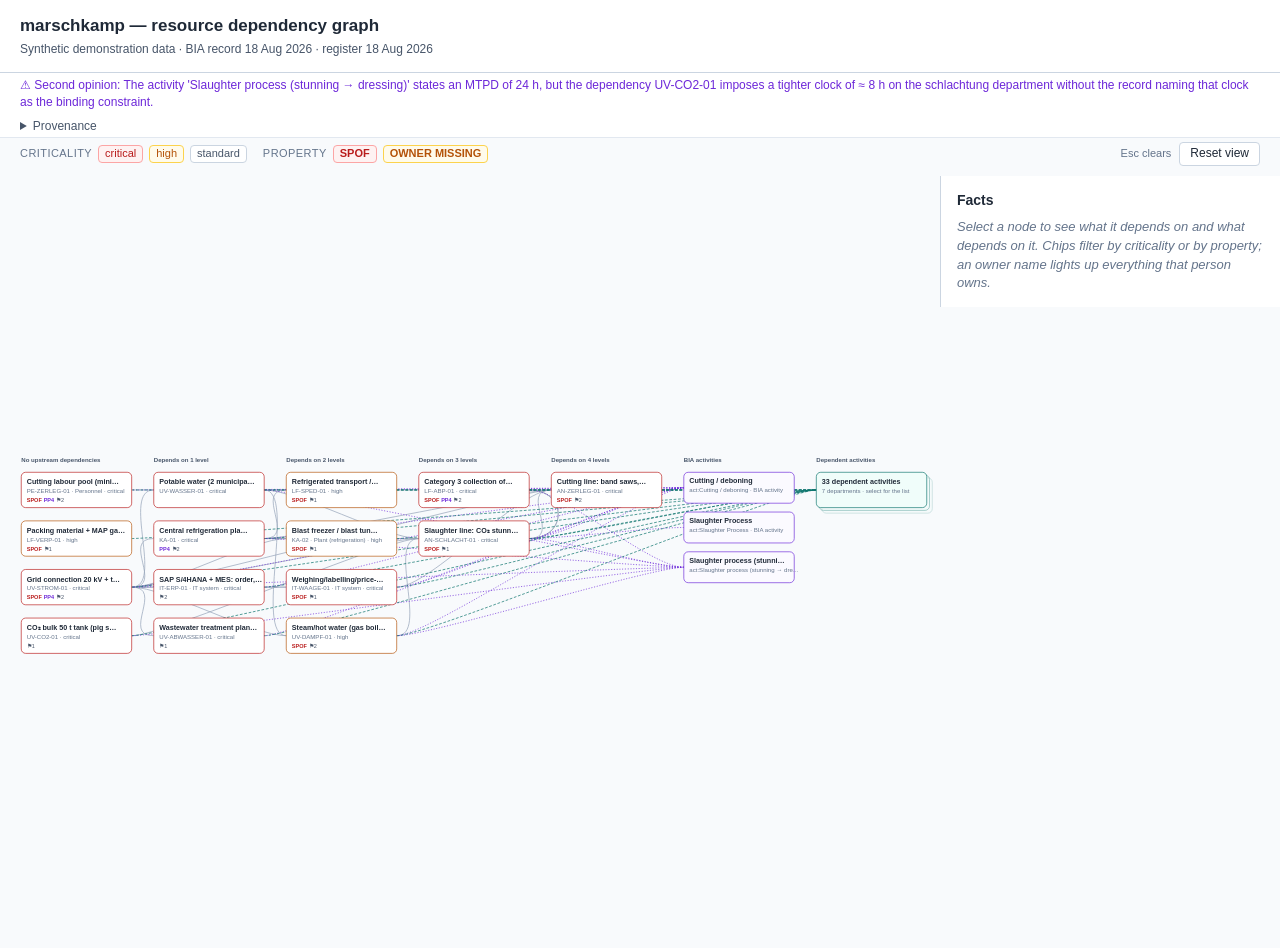
<file: public/graph/marschkamp/index.html>
<!doctype html>
<html lang="en">
<head>
<meta charset="utf-8">
<meta name="robots" content="noindex,nofollow">
<meta name="viewport" content="width=device-width, initial-scale=1">
<title>marschkamp — resource dependency graph</title>
<style>
:root { color-scheme: light; }
* { box-sizing: border-box; margin: 0; }
body { font: 14px/1.45 -apple-system, "Segoe UI", Roboto, Helvetica, Arial, sans-serif;
       color: #1f2937; background: #f8fafc; }
header { background: #ffffff; border-bottom: 1px solid #cbd5e1; padding: 14px 20px; }
header h1 { font-size: 17px; font-weight: 600; }
.meta { color: #475569; font-size: 12px; margin-top: 2px; }
/* The referee's ⚠ line is a finding, not provenance, so it rides above the closed fold (KG
   2026-07-31) — everything else in the band is one press away, this is not. It carries the
   violet it already wore inside #evidence, at the band's 12px: hoisting it must relocate the
   line, not restyle it. Two things it does NOT inherit from #evidence — a border of its own
   (it hangs directly under the header hairline, and a second rule there is the doubled
   hairline this branch already had to close once), and the 92px indent that used to align it
   under the .src label column, which does not exist above the fold. One class, two homes:
   only an objection is hoisted, so the #evidence-scoped copy below is still live and still
   styles the ✓ pass line and the degraded line where they stay. Each scope dresses the span
   for where it sits — this rule can never be the one the hoisted line depends on. */
#second-opinion { background: #ffffff; padding: 4px 20px; font-size: 12px; }
#second-opinion .line.so { color: #6d28d9; display: block; }
/* The provenance fold sits outside <header>, so the header-scoped rules stop reaching its
   lines: .meta is unscoped for them (it is worn nowhere else) and the white band they used
   to inherit from <header> is restated here. Every <code> on the page moved into the fold,
   which is why no rule chips them any more — the register sha and the evidence shas sit one
   above the other now and read as the same kind of thing, which is what they are. Two seams
   to keep shut: the summary drops .meta's margin-top (it is the band's first child, and 2px
   of body background under the header hairline reads as a gap), and #evidence hands its own
   border-bottom to the band, which is what ends the strip now — kept, the two doubled. */
details.provenance { background: #ffffff; border-bottom: 1px solid #e2e8f0; }
details.provenance summary { cursor: pointer; margin-top: 0; }
details.provenance > .meta { padding: 2px 20px; }
#evidence { padding: 8px 20px; background: #ffffff; }
#evidence .ev { font-size: 12px; color: #334155; padding: 2px 0; }
#evidence .src { display: inline-block; min-width: 92px; font-weight: 600; color: #0f172a; }
#evidence .line { color: #166534; }
/* The non-warning second opinion, back in the row it always sat in — the indent aligns it
   under the .src label column above. Unchanged from before the hoist on purpose: the ruling
   moved the warning out, it did not restyle what stayed. */
#evidence .line.so { color: #6d28d9; display: block; margin-left: 92px; }
#evidence .absent { color: #64748b; font-style: italic; }
.legend { padding: 6px 20px; font-size: 12px; color: #475569; max-width: 105ch; }
.chip { display: inline-block; padding: 0 6px; border-radius: 4px; border: 1px solid;
        font: inherit; font-size: 11px; cursor: pointer; }
.chip[data-crit="critical"] { color: #b91c1c; border-color: #fca5a5; background: #fef2f2; }
.chip[data-crit="high"] { color: #b45309; border-color: #fcd34d; background: #fffbeb; }
.chip[data-crit="standard"] { color: #475569; border-color: #cbd5e1; background: #ffffff; }
/* A property chip is the card badge made pressable, so it wears that badge's status colour
   and its weight — pressing SPOF leaves cards lit that carry the red SPOF badge, and the two
   must never disagree about which status they mean. Criticality chips stay lowercase words;
   these stay uppercase badge strings, which is what tells the two groups apart at a glance. */
.chip[data-flag="spof"] { color: #b91c1c; border-color: #fca5a5; background: #fef2f2;
                          font-weight: 600; }
.chip[data-flag="unowned"] { color: #b45309; border-color: #fcd34d; background: #fffbeb;
                             font-weight: 600; }
/* Pressed = filled with that chip's own ink. A lens can ghost 14 of 15 cards, so the control
   that did it must not whisper — the old inset ring was currentColor on the chip's own tint,
   the quietest possible signal for the loudest state change. The base .chip rules above are
   deliberately untouched: they are what the badge-colour and AA-contrast tests read. Each fill
   is that chip's existing ink, so no new colour enters the page (white on #b91c1c is 6.5:1,
   on #b45309 4.8:1, on #475569 7.6:1 — all over the 4.5 AA floor). */
.chip[aria-pressed="true"] { color: #ffffff; }
.chip[data-crit="critical"][aria-pressed="true"],
.chip[data-flag="spof"][aria-pressed="true"] { background: #b91c1c; border-color: #b91c1c; }
.chip[data-crit="high"][aria-pressed="true"],
.chip[data-flag="unowned"][aria-pressed="true"] { background: #b45309; border-color: #b45309; }
.chip[data-crit="standard"][aria-pressed="true"] { background: #475569; border-color: #475569; }
/* The chips are the page's only filters, so they live in a control bar, not run in as inline
   text inside the legend paragraph — a reader should find them by looking, not by reading. */
#toolbar { display: flex; flex-wrap: wrap; align-items: center; gap: 6px;
           padding: 4px 20px 10px; }
/* A group is one wrap unit: at 390px the bar breaks to two rows, and a label that wraps away
   from the chips it names is worse than no label. */
#toolbar .tb-group { display: inline-flex; align-items: center; gap: 6px; }
#toolbar .tb-label { font-size: 11px; text-transform: uppercase; letter-spacing: .04em;
                     color: #64748b; }
#toolbar .tb-group + .tb-group { margin-left: 10px; }
#toolbar .tb-end { margin-left: auto; display: inline-flex; align-items: center; gap: 8px;
                   font-size: 11px; color: #64748b; }
#reset-view { display: inline-block; padding: 2px 10px; border-radius: 4px;
              border: 1px solid #cbd5e1; background: #ffffff; font: inherit;
              font-size: 12px; color: #1f2937; cursor: pointer; }
main { display: flex; align-items: flex-start; gap: 0; }
#canvas { flex: 1 1 auto; overflow: hidden; padding: 8px 0 24px 8px; }
#facts { flex: 0 0 340px; background: #ffffff; border-left: 1px solid #cbd5e1;
         padding: 14px 16px; position: sticky; top: 0; max-height: 100vh;
         overflow: auto; font-size: 13px; }
#facts h2 { font-size: 14px; margin-bottom: 8px; }
#facts .hint { color: #64748b; font-style: italic; }
#facts table { border-collapse: collapse; width: 100%; }
#facts td { padding: 3px 6px 3px 0; vertical-align: top; border-bottom: 1px solid #f1f5f9; }
#facts td:first-child { color: #475569; white-space: nowrap; width: 40%; }
#facts .badge { display: inline-block; padding: 0 6px; border-radius: 4px; font-weight: 600;
                font-size: 11px; }
#facts .badge.warn { color: #b45309; background: #fffbeb; border: 1px solid #fcd34d; }
#facts .badge.bad { color: #b91c1c; background: #fef2f2; border: 1px solid #fca5a5; }
#facts h3 { font-size: 12px; color: #475569; margin: 12px 0 4px; }
#facts ul { margin: 4px 0 8px; padding: 0; list-style: none; }
#facts li { display: flex; gap: 4px; padding: 1px 0; }
#facts .mut { color: #64748b; flex: none; }
#facts .linklike { padding: 0; border: 0; background: none; font: inherit; color: #1d4ed8;
                   text-align: left; text-decoration: underline; cursor: pointer; }
#facts li .linklike { flex: 1; min-width: 0; overflow: hidden; text-overflow: ellipsis;
                      white-space: nowrap; }
/* The svg is a fixed window onto the graph: the JS pans and zooms the viewBox inside it,
   so the element never resizes and #canvas never scrolls. Gestures are claimed here and
   nowhere else — the page itself keeps its native scrolling and pinch-zoom. */
/* The canvas takes the height that is actually there, rather than the height the graph's own
   shape implies. It used to derive height from width via `aspect-ratio: var(--ar-*)`, which
   locked the window to the graph's 4.14:1 ribbon: measured 288-303px tall while this cap
   already permitted 740, i.e. a letterbox slot using ~40% of the screen. Everything inside
   behaved correctly and the window was the problem — zooming in meant peering through the
   slot (KG 2026-07-31, after three fixes that each corrected the contents instead).
   The 160px is the chrome that remains after the legend and footer folded into Provenance;
   subtracting it keeps the page from scrolling and stays honest if the chrome changes. */
#canvas svg { display: block; width: 100%; height: calc(100vh - 160px);
              touch-action: none; cursor: grab; }
#canvas svg.grabbing, #canvas svg.grabbing .node { cursor: grabbing; }
.node rect.box { fill: #ffffff; stroke: #cbd5e1; stroke-width: 1.2;
                 transition: stroke-width 140ms ease; }
/* These stay the mid tones. A critical card's stroke and its SPOF badge are both #b91c1c and
   answer two different questions, which is real — but the fix is not here. Tried darkening the
   scale to #7f1d1d / #78350f so severity and property separate by value: maroon and dark brown
   are much harder to tell from each other than red and amber are, so it bought a severity/
   property split by breaking the critical/high one, which is the more important reading.
   Measured 2026-07-29; see the badge note below for where this actually has to be fixed. */
.node.critical rect.box { stroke: #b91c1c; }
.node.high rect.box { stroke: #b45309; }
.node.process rect.box { fill: #f0fdfa; stroke: #0f766e; }
/* Tints stay light enough that the #64748b sub line clears WCAG AA on top of them. */
.node.activity rect.box { fill: #fbfaff; stroke: #6d28d9; }
/* Variant B's aggregate consumer card: process teal, with two offset sheets behind it as
   the "stack of N" affordance. The sheets are not `box`, so the selection ring's weight
   bump touches only the front card. */
.node.process_group rect.box { fill: #f0fdfa; stroke: #0f766e; }
.node.process_group .stack { fill: #f0fdfa; stroke: #0f766e; stroke-width: 1.2; }
.node.process_group .stack.s1 { opacity: .5; }
.node.process_group .stack.s2 { opacity: .25; }
/* The fold (aufklappen): folded consumer cards ship in the SVG but exist on screen only
   while the active lens keeps them. body.unfolded is derived in applyLens from the same
   keep set that dims — one engine, presentation-only here. The svg's two aspect ratios
   come from inline --ar-* vars (Python-computed); pages without folded content set none,
   the var() is then invalid and the attribute-intrinsic ratio applies. */
.node.folded, .edge.to-folded { display: none; }
/* The band opened WHOLE through 2026-07-30 — kept cards lit, the rest ghosted at
   .12, the asset block's own grammar — because per-card visibility was tried
   first and rejected in KG's second live review: a sparse keep left two cards
   floating at their slots in the band's fixed grid, nothing around them, which
   reads as random placement. KG reversed that 2026-07-31: the band's left column
   sits under the "BIA activities" header, so the ghosted rows read as clutter
   spilling out of a section they have nothing to do with — worse than the
   floating-card cost, which per-card visibility brings back and which KG now
   accepts as the lesser of the two. */
body.unfolded .node.folded, body.unfolded .edge.to-folded { display: inline; }
body.unfolded .node.folded.dim { display: none; }
body.unfolded .edge.to-folded.dim { display: none; }
/* An open stack has no sheets behind it — the cards are out in the band. */
body.unfolded .node.process_group .stack { display: none; }
/* The --ar-* pair is no longer an element aspect — it stays as Python's record of the content
   extent, which homeView() reads to keep the whole graph on screen at rest and repack()
   rewrites when the band opens. Binding it to `aspect-ratio` here is what starved the canvas
   of height; the vars themselves are still load-bearing. */
.node.unmodeled rect.box { stroke: #b91c1c; stroke-dasharray: 5 3; }
/* The axis label, on the canvas where the reader is actually looking — the legend prose said
   this and it did not stick. Recessive page ink, never a status colour (colour is already
   spoken for), and inert: a press on a header is a press on the background. It rides inside
   the svg, so it pans and zooms with the column it names. */
.col-head { fill: #475569; font-size: 11px; font-weight: 600; pointer-events: none; }
.node text { font-size: 12px; fill: #1f2937; }
.node text.name { font-weight: 600; font-size: 13px; }
/* The sub line stays recessive at every criticality. It used to be red on a critical card and
   amber on a high one, which made the id — a lookup key — the loudest thing on the card while
   the name it belongs to was the truncated one, so the card read id-first. Criticality is not
   lost: the box stroke already carries it in colour and the sub line still ends in the literal
   word, which is the carrier that survives a colour-blind reader anyway. #64748b on the #ffffff
   box is 4.76:1, the same ink standard assets already used. */
.node text.sub { fill: #64748b; font-size: 11px; }
/* Property badges borrow criticality's channel, and that is the open one. The card has exactly
   two channels and both are already spoken for by name: colour carries criticality, weight
   carries selection (see .node.focused below). So a property flag has nowhere of its own to
   live and lands in colour, where #b91c1c means "critical" on the stroke and "SPOF" here.
   Hue-swapping does not fix it — the three property badges are three different hues, so
   collapsing them onto one property colour just merges SPOF into PP4. The fix is a channel the
   card does not have yet: a pill behind each badge, which needs a per-badge rect and therefore
   a text-width estimate in Python with no font metrics available. That is a layout change, not
   a colour one. Left deliberately; do not solve it in CSS. */
.node tspan.b-spof, .node text.b-spof { fill: #b91c1c; font-weight: 700; font-size: 10px; }
.node tspan.b-owner { fill: #b45309; font-weight: 700; font-size: 10px; }
.node tspan.b-pp4 { fill: #6d28d9; font-weight: 700; font-size: 10px; }
.node tspan.b-flags { fill: #475569; font-size: 10px; }
.node { cursor: pointer; transition: opacity 140ms ease; }
/* Keyboard-focus ring, pinned rather than left to the UA default. Distinct from the
   .focused lens ring below: this marks where Tab is, that marks what is selected. */
.node:focus-visible { outline: 2px solid #1d4ed8; outline-offset: 2px; }
/* Selection reads as weight, not colour — colour is already the criticality carrier. The
   pulse is the deep-link arrival marker: it says "this is the node you asked for", swells
   twice and settles on the ring weight. Decoration, so reduced motion drops it. */
.node.focused rect.box { stroke-width: 3; }
@keyframes node-pulse { 0%, 100% { stroke-width: 3; } 50% { stroke-width: 6.5; } }
.node.pulse rect.box { animation: node-pulse 620ms ease-in-out 2; }
/* Resting opacity stays .85, but the measurement behind that is spent. Tried .45 to calm the
   base-view spray (~100 edges, none individually traceable, crossing the empty lower canvas):
   it did calm it, and it also flattened every chip lens, where a kept edge had to read as
   clearly surviving against the .12 dimmed field — .85/.12 is a 7x step, .45/.12 only 3.75x.
   Measured 2026-07-29. Task 1 (2026-07-31) invalidated that comparison: `.edge.dim` hides
   outright, so no lens leaves a dimmed field for a kept edge to survive against — a chip
   lens now draws zero dimmed edges. The value is unchanged because nothing has argued it
   down since, not because that experiment still holds. Reopening base-view density means
   re-running .45 against what a lens actually leaves now — kept edges on bare canvas — not
   against .12. The spray itself is still a routing symptom (every edge must cross the empty
   canvas to reach the process column), so it belongs to the layout redesign, not to an
   opacity knob. */
.edge { fill: none; stroke: #94a3b8; stroke-width: 1.5; opacity: .85;
        transition: opacity 140ms ease, stroke-width 140ms ease; }
.edge.consumes { stroke: #0f766e; stroke-dasharray: 5 3; }
.edge.activity_dep { stroke: #6d28d9; stroke-dasharray: 2 3; }
.edge.hot { stroke-width: 2.5; opacity: 1; }
/* One grammar, three presentations. .dim means "outside the keep set": what the reader can
   act on stays and ghosts (a card keeps its column position and its click target), what they
   cannot act on goes (an edge has no click handler, and a folded card's slot in an invisible
   grid is not information). */
.dim { opacity: .12; }
.edge.dim { display: none; }
@media (prefers-reduced-motion: reduce) {
  * { transition: none !important; animation: none !important; }
}
/* A phone cannot afford a fixed 340px sidebar next to the canvas — below the breakpoint
   the panel goes full width underneath it instead of squeezing the graph to a strip. */
@media (max-width: 720px) {
  #facts { flex: 1 1 100%; border-left: 0; border-top: 1px solid #cbd5e1;
           position: static; max-height: none; }
  main { flex-wrap: wrap; }
}
</style>
</head>
<body>
<header>
<h1>marschkamp — resource dependency graph</h1>
<div class="meta">Synthetic demonstration data · BIA record 18 Aug 2026 · register 18 Aug 2026</div>
</header>
<div id="second-opinion"><span class="line so">⚠ Second opinion: The activity &#x27;Slaughter process (stunning → dressing)&#x27; states an MTPD of 24 h, but the dependency UV-CO2-01 imposes a tighter clock of ≈ 8 h on the schlachtung department without the record naming that clock as the binding constraint.</span></div>
<details class="provenance">
<summary class="meta">Provenance</summary>
<div class="meta">Generated 2026-08-18T11:03:25+00:00 · register sha <code>ccdfec45</code> · renderer <code>d6154e5b</code> · synthetic demonstration data</div>
<div id="evidence">
<div class="ev"><span class="src">Register</span> <code>ccdfec45</code> <span class="when">2026-08-18T10:54:26+00:00</span> <span class="line">✓ Saved and checked: the register on file is byte-identical to the approved field update.</span></div>
<div class="ev"><span class="src">BIA record</span> <code>d05974f7</code> <span class="when">2026-08-18T11:03:24+00:00</span> <span class="line">✓ Saved and checked: the file is byte-identical to the referee-validated record.</span></div>
</div>
<div class="legend">Left = no recorded upstream dependencies; horizontal distance =
dependency depth, and each column is headed on the canvas with what it means. The two
rightmost columns are both activities: <em>BIA activities</em> were assessed in the BIA record
(impact grid, MTPD, owner); <em>dependent activities</em> are the register's note on each asset
of whose work needs it — one line per asset, so one operation appears once per resource it
needs. A column says only how deep an asset sits — SPOF and
missing ownership are properties of the asset, not of a column, so they turn up at any depth.
Other badges: PP4 (handoff issue), ⚑n (quality flags).</div>
<div class="meta">Register-derived view · the Provenance fold holds the latest verified write per source
· location.hash deep-links a node, an owner, a criticality level or a property
(e.g. #KA-01, #flag:spof)</div>
</details>
<div id="toolbar"><span class="tb-group"><span class="tb-label">Criticality</span>
<button class="chip" data-crit="critical" type="button">critical</button>
<button class="chip" data-crit="high" type="button">high</button>
<button class="chip" data-crit="standard" type="button">standard</button></span>
<span class="tb-group"><span class="tb-label">Property</span>
<button class="chip" data-flag="spof" type="button">SPOF</button>
<button class="chip" data-flag="unowned" type="button">OWNER MISSING</button></span>
<span class="tb-end">Esc clears
<button type="button" id="reset-view">Reset view</button></span></div>
<main>
<div id="canvas"><svg width="1688" height="1204" viewBox="0 0 1688 1204" style="--ar-folded:1688/408;--ar-unfolded:1688/1204">
<text class="col-head" x="24" y="37">No upstream dependencies</text><text class="col-head" x="264" y="37">Depends on 1 level</text><text class="col-head" x="504" y="37">Depends on 2 levels</text><text class="col-head" x="744" y="37">Depends on 3 levels</text><text class="col-head" x="984" y="37">Depends on 4 levels</text><text class="col-head" x="1224" y="37">BIA activities</text><text class="col-head" x="1464" y="37">Dependent activities</text>
<path class="edge depends_on" data-src="KA-01" data-dst="UV-STROM-01" d="M264,176 C204,176 284,264 224,264"/><path class="edge depends_on" data-src="KA-02" data-dst="KA-01" d="M504,176 C444,176 524,176 464,176"/><path class="edge depends_on" data-src="KA-02" data-dst="UV-STROM-01" d="M504,176 C444,176 284,264 224,264"/><path class="edge depends_on" data-src="UV-WASSER-01" data-dst="UV-STROM-01" d="M264,88 C204,88 284,264 224,264"/><path class="edge depends_on" data-src="UV-DAMPF-01" data-dst="UV-STROM-01" d="M504,352 C444,352 284,264 224,264"/><path class="edge depends_on" data-src="UV-DAMPF-01" data-dst="UV-WASSER-01" d="M504,352 C444,352 524,88 464,88"/><path class="edge depends_on" data-src="UV-ABWASSER-01" data-dst="UV-STROM-01" d="M264,352 C204,352 284,264 224,264"/><path class="edge depends_on" data-src="IT-ERP-01" data-dst="UV-STROM-01" d="M264,264 C204,264 284,264 224,264"/><path class="edge depends_on" data-src="IT-WAAGE-01" data-dst="IT-ERP-01" d="M504,264 C444,264 524,264 464,264"/><path class="edge depends_on" data-src="IT-WAAGE-01" data-dst="UV-STROM-01" d="M504,264 C444,264 284,264 224,264"/><path class="edge depends_on" data-src="LF-ABP-01" data-dst="AN-SCHLACHT-01" d="M944,88 C1014,88 1014,176 944,176"/><path class="edge depends_on" data-src="LF-SPED-01" data-dst="KA-01" d="M504,88 C444,88 524,176 464,176"/><path class="edge depends_on" data-src="AN-SCHLACHT-01" data-dst="UV-STROM-01" d="M744,176 C684,176 284,264 224,264"/><path class="edge depends_on" data-src="AN-SCHLACHT-01" data-dst="UV-WASSER-01" d="M744,176 C684,176 524,88 464,88"/><path class="edge depends_on" data-src="AN-SCHLACHT-01" data-dst="UV-CO2-01" d="M744,176 C684,176 284,352 224,352"/><path class="edge depends_on" data-src="AN-SCHLACHT-01" data-dst="UV-DAMPF-01" d="M744,176 C684,176 764,352 704,352"/><path class="edge depends_on" data-src="AN-SCHLACHT-01" data-dst="KA-01" d="M744,176 C684,176 524,176 464,176"/><path class="edge depends_on" data-src="AN-SCHLACHT-01" data-dst="LF-ABP-01" d="M944,176 C1014,176 1014,88 944,88"/><path class="edge depends_on" data-src="AN-ZERLEG-01" data-dst="AN-SCHLACHT-01" d="M984,88 C924,88 1004,176 944,176"/><path class="edge depends_on" data-src="AN-ZERLEG-01" data-dst="KA-01" d="M984,88 C924,88 524,176 464,176"/><path class="edge depends_on" data-src="AN-ZERLEG-01" data-dst="UV-STROM-01" d="M984,88 C924,88 284,264 224,264"/><path class="edge depends_on" data-src="AN-ZERLEG-01" data-dst="IT-WAAGE-01" d="M984,88 C924,88 764,264 704,264"/><path class="edge depends_on" data-src="AN-ZERLEG-01" data-dst="PE-ZERLEG-01" d="M984,88 C924,88 284,88 224,88"/><path class="edge consumes to-folded" data-src="KA-01" data-dst="proc:schlachtung:carcass chilling directly on the line" d="M464,176 C524,176 1164,942 1224,942"/><path class="edge consumes to-folded" data-src="KA-01" data-dst="proc:zerlegung:chilled cutting room ≤ 12 °C and WIP protection" d="M464,176 C524,176 1404,834 1464,834"/><path class="edge consumes to-folded" data-src="KA-01" data-dst="proc:kuehlung-lager-versand:chilled (+2 °C) and frozen storage (−22 °C)" d="M464,176 C524,176 1164,456 1224,456"/><path class="edge consumes to-folded" data-src="KA-01" data-dst="proc:qs:temperature evidence for HACCP releases" d="M464,176 C524,176 1164,780 1224,780"/><path class="edge consumes to-folded" data-src="KA-02" data-dst="proc:kuehlung-lager-versand:blast freezing before frozen storage intake" d="M704,176 C764,176 1164,348 1224,348"/><path class="edge consumes to-folded" data-src="UV-STROM-01" data-dst="proc:all-departments:every production, chilling, hygiene and administrative activity on site" d="M224,264 C284,264 1164,294 1224,294"/><path class="edge consumes to-folded" data-src="UV-WASSER-01" data-dst="proc:schlachtung:statutory carcass washing and knife sterilisation" d="M464,88 C524,88 1164,1104 1224,1104"/><path class="edge consumes to-folded" data-src="UV-WASSER-01" data-dst="proc:zerlegung:hand and equipment hygiene between batches" d="M464,88 C524,88 1404,888 1464,888"/><path class="edge consumes to-folded" data-src="UV-WASSER-01" data-dst="proc:qs:hygiene verification and water-quality records" d="M464,88 C524,88 1164,726 1224,726"/><path class="edge consumes to-folded" data-src="UV-CO2-01" data-dst="proc:schlachtung:CO₂ group stunning of pigs" d="M224,352 C284,352 1164,888 1224,888"/><path class="edge consumes to-folded" data-src="UV-CO2-01" data-dst="proc:verpackung:modified-atmosphere packing (MAP, O₂/CO₂/N₂)" d="M224,352 C284,352 1404,402 1464,402"/><path class="edge consumes to-folded" data-src="UV-DAMPF-01" data-dst="proc:schlachtung:scalding 58–62 °C before dehairing" d="M704,352 C764,352 1164,1050 1224,1050"/><path class="edge consumes to-folded" data-src="UV-DAMPF-01" data-dst="proc:zerlegung:CIP cleaning for a hygienic next-day start" d="M704,352 C764,352 1404,780 1464,780"/><path class="edge consumes to-folded" data-src="UV-ABWASSER-01" data-dst="proc:schlachtung:wastewater arising from slaughter/scalding" d="M464,352 C524,352 1164,1158 1224,1158"/><path class="edge consumes to-folded" data-src="UV-ABWASSER-01" data-dst="proc:zerlegung:wastewater/fat arising from cutting/cleaning" d="M464,352 C524,352 1404,1104 1464,1104"/><path class="edge consumes to-folded" data-src="IT-ERP-01" data-dst="proc:verpackung:batch/label data at the packing lines" d="M464,264 C524,264 1404,294 1464,294"/><path class="edge consumes to-folded" data-src="IT-ERP-01" data-dst="proc:kuehlung-lager-versand:delivery notes, picking, loading list" d="M464,264 C524,264 1164,510 1224,510"/><path class="edge consumes to-folded" data-src="IT-ERP-01" data-dst="proc:qs:traceability and release" d="M464,264 C524,264 1164,834 1224,834"/><path class="edge consumes to-folded" data-src="IT-ERP-01" data-dst="proc:vertrieb:order/EDI with grocery-retail customers" d="M464,264 C524,264 1404,726 1464,726"/><path class="edge consumes to-folded" data-src="IT-WAAGE-01" data-dst="proc:verpackung:weighing and price marking of finished packs" d="M704,264 C764,264 1404,510 1464,510"/><path class="edge consumes to-folded" data-src="IT-WAAGE-01" data-dst="proc:kuehlung-lager-versand:dispatch weighing" d="M704,264 C764,264 1164,618 1224,618"/><path class="edge consumes to-folded" data-src="LF-ABP-01" data-dst="proc:schlachtung:ongoing removal of Category 3 material from the line" d="M944,88 C1004,88 1164,996 1224,996"/><path class="edge consumes to-folded" data-src="LF-ABP-01" data-dst="proc:zerlegung:removal of bones and trim from cutting" d="M944,88 C1004,88 1404,996 1464,996"/><path class="edge consumes to-folded" data-src="LF-SPED-01" data-dst="proc:kuehlung-lager-versand:delivery of finished product in the cold chain" d="M704,88 C764,88 1164,564 1224,564"/><path class="edge consumes to-folded" data-src="LF-SPED-01" data-dst="proc:vertrieb:delivery reliability (OTIF) to grocery retail" d="M704,88 C764,88 1404,564 1464,564"/><path class="edge consumes to-folded" data-src="LF-VERP-01" data-dst="proc:verpackung:packing material and MAP gas at the lines" d="M224,176 C284,176 1404,456 1464,456"/><path class="edge consumes to-folded" data-src="AN-SCHLACHT-01" data-dst="proc:zerlegung:supply of carcasses into cutting" d="M944,176 C1004,176 1404,1050 1464,1050"/><path class="edge consumes to-folded" data-src="AN-SCHLACHT-01" data-dst="proc:kuehlung-lager-versand:carcass chilling after slaughter" d="M944,176 C1004,176 1164,402 1224,402"/><path class="edge consumes to-folded" data-src="AN-ZERLEG-01" data-dst="proc:verpackung:cut parts into packing" d="M1184,88 C1244,88 1404,348 1464,348"/><path class="edge consumes to-folded" data-src="AN-ZERLEG-01" data-dst="proc:kuehlung-lager-versand:storage/dispatch of cut product" d="M1184,88 C1244,88 1164,672 1224,672"/><path class="edge consumes to-folded" data-src="AN-ZERLEG-01" data-dst="proc:vertrieb:delivery volume/range for grocery retail" d="M1184,88 C1244,88 1404,672 1464,672"/><path class="edge consumes to-folded" data-src="PE-ZERLEG-01" data-dst="proc:zerlegung:minimum staffing 1 shift (≈ 90 cutters)" d="M224,88 C284,88 1404,942 1464,942"/><path class="edge consumes to-folded" data-src="PE-ZERLEG-01" data-dst="proc:vertrieb:delivery volume depends on cutting throughput" d="M224,88 C284,88 1404,618 1464,618"/><path class="edge activity_dep" data-src="act:Slaughter Process" data-dst="AN-SCHLACHT-01" d="M1224,156 C1164,156 1004,176 944,176"/><path class="edge activity_dep" data-src="act:Cutting / deboning" data-dst="AN-ZERLEG-01" d="M1224,84 C1164,84 1244,88 1184,88"/><path class="edge activity_dep" data-src="act:Cutting / deboning" data-dst="AN-SCHLACHT-01" d="M1224,84 C1164,84 1004,176 944,176"/><path class="edge activity_dep" data-src="act:Cutting / deboning" data-dst="KA-01" d="M1224,84 C1164,84 524,176 464,176"/><path class="edge activity_dep" data-src="act:Cutting / deboning" data-dst="UV-STROM-01" d="M1224,84 C1164,84 284,264 224,264"/><path class="edge activity_dep" data-src="act:Cutting / deboning" data-dst="UV-WASSER-01" d="M1224,84 C1164,84 524,88 464,88"/><path class="edge activity_dep" data-src="act:Cutting / deboning" data-dst="UV-DAMPF-01" d="M1224,84 C1164,84 764,352 704,352"/><path class="edge activity_dep" data-src="act:Cutting / deboning" data-dst="UV-ABWASSER-01" d="M1224,84 C1164,84 524,352 464,352"/><path class="edge activity_dep" data-src="act:Cutting / deboning" data-dst="IT-ERP-01" d="M1224,84 C1164,84 524,264 464,264"/><path class="edge activity_dep" data-src="act:Cutting / deboning" data-dst="IT-WAAGE-01" d="M1224,84 C1164,84 764,264 704,264"/><path class="edge activity_dep" data-src="act:Cutting / deboning" data-dst="PE-ZERLEG-01" d="M1224,84 C1164,84 284,88 224,88"/><path class="edge activity_dep" data-src="act:Cutting / deboning" data-dst="LF-ABP-01" d="M1224,84 C1164,84 1004,88 944,88"/><path class="edge activity_dep" data-src="act:Slaughter process (stunning → dressing)" data-dst="AN-SCHLACHT-01" d="M1224,228 C1164,228 1004,176 944,176"/><path class="edge activity_dep" data-src="act:Slaughter process (stunning → dressing)" data-dst="UV-STROM-01" d="M1224,228 C1164,228 284,264 224,264"/><path class="edge activity_dep" data-src="act:Slaughter process (stunning → dressing)" data-dst="UV-WASSER-01" d="M1224,228 C1164,228 524,88 464,88"/><path class="edge activity_dep" data-src="act:Slaughter process (stunning → dressing)" data-dst="UV-CO2-01" d="M1224,228 C1164,228 284,352 224,352"/><path class="edge activity_dep" data-src="act:Slaughter process (stunning → dressing)" data-dst="UV-DAMPF-01" d="M1224,228 C1164,228 764,352 704,352"/><path class="edge activity_dep" data-src="act:Slaughter process (stunning → dressing)" data-dst="KA-01" d="M1224,228 C1164,228 524,176 464,176"/><path class="edge activity_dep" data-src="act:Slaughter process (stunning → dressing)" data-dst="LF-ABP-01" d="M1224,228 C1164,228 1004,88 944,88"/><path class="edge consumes" data-src="AN-SCHLACHT-01" data-dst="group:processes" d="M944,176 C1004,176 1404,88 1464,88"/><path class="edge consumes" data-src="AN-ZERLEG-01" data-dst="group:processes" d="M1184,88 C1244,88 1404,88 1464,88"/><path class="edge consumes" data-src="IT-ERP-01" data-dst="group:processes" d="M464,264 C524,264 1404,88 1464,88"/><path class="edge consumes" data-src="IT-WAAGE-01" data-dst="group:processes" d="M704,264 C764,264 1404,88 1464,88"/><path class="edge consumes" data-src="KA-01" data-dst="group:processes" d="M464,176 C524,176 1404,88 1464,88"/><path class="edge consumes" data-src="KA-02" data-dst="group:processes" d="M704,176 C764,176 1404,88 1464,88"/><path class="edge consumes" data-src="LF-ABP-01" data-dst="group:processes" d="M944,88 C1004,88 1404,88 1464,88"/><path class="edge consumes" data-src="LF-SPED-01" data-dst="group:processes" d="M704,88 C764,88 1404,88 1464,88"/><path class="edge consumes" data-src="LF-VERP-01" data-dst="group:processes" d="M224,176 C284,176 1404,88 1464,88"/><path class="edge consumes" data-src="PE-ZERLEG-01" data-dst="group:processes" d="M224,88 C284,88 1404,88 1464,88"/><path class="edge consumes" data-src="UV-ABWASSER-01" data-dst="group:processes" d="M464,352 C524,352 1404,88 1464,88"/><path class="edge consumes" data-src="UV-CO2-01" data-dst="group:processes" d="M224,352 C284,352 1404,88 1464,88"/><path class="edge consumes" data-src="UV-DAMPF-01" data-dst="group:processes" d="M704,352 C764,352 1404,88 1464,88"/><path class="edge consumes" data-src="UV-STROM-01" data-dst="group:processes" d="M224,264 C284,264 1404,88 1464,88"/><path class="edge consumes" data-src="UV-WASSER-01" data-dst="group:processes" d="M464,88 C524,88 1404,88 1464,88"/>
<g class="node asset critical" data-id="KA-01" tabindex="0" role="button"><title>Central refrigeration plant NH₃/CO₂ cascade, compressors 1–3 (N+1), refrigeration plant room</title><rect class="box" x="264" y="144" width="200" height="64" rx="8"/><text class="name" x="274" y="166">Central refrigeration pla…</text><text class="sub" x="274" y="182">KA-01 · critical</text><text x="274" y="198"><tspan class="b-pp4">PP4</tspan><tspan> </tspan><tspan class="b-flags">⚑2</tspan></text></g><g class="node asset high" data-id="KA-02" tabindex="0" role="button"><title>Blast freezer / blast tunnel</title><rect class="box" x="504" y="144" width="200" height="64" rx="8"/><text class="name" x="514" y="166">Blast freezer / blast tun…</text><text class="sub" x="514" y="182">KA-02 · Plant (refrigeration) · high</text><text x="514" y="198"><tspan class="b-spof">SPOF</tspan><tspan> </tspan><tspan class="b-flags">⚑1</tspan></text></g><g class="node asset critical" data-id="UV-STROM-01" tabindex="0" role="button"><title>Grid connection 20 kV + transformer station + 2× standby generator (NEA) 1,250 kVA diesel</title><rect class="box" x="24" y="232" width="200" height="64" rx="8"/><text class="name" x="34" y="254">Grid connection 20 kV + t…</text><text class="sub" x="34" y="270">UV-STROM-01 · critical</text><text x="34" y="286"><tspan class="b-spof">SPOF</tspan><tspan> </tspan><tspan class="b-pp4">PP4</tspan><tspan> </tspan><tspan class="b-flags">⚑2</tspan></text></g><g class="node asset critical" data-id="UV-WASSER-01" tabindex="0" role="button"><title>Potable water (2 municipal networks + own well with treatment)</title><rect class="box" x="264" y="56" width="200" height="64" rx="8"/><text class="name" x="274" y="78">Potable water (2 municipa…</text><text class="sub" x="274" y="94">UV-WASSER-01 · critical</text></g><g class="node asset critical" data-id="UV-CO2-01" tabindex="0" role="button"><title>CO₂ bulk 50 t tank (pig stunning + MAP packing)</title><rect class="box" x="24" y="320" width="200" height="64" rx="8"/><text class="name" x="34" y="342">CO₂ bulk 50 t tank (pig s…</text><text class="sub" x="34" y="358">UV-CO2-01 · critical</text><text x="34" y="374"><tspan class="b-flags">⚑1</tspan></text></g><g class="node asset high" data-id="UV-DAMPF-01" tabindex="0" role="button"><title>Steam/hot water (gas boiler house): scalding 58–62 °C + CIP</title><rect class="box" x="504" y="320" width="200" height="64" rx="8"/><text class="name" x="514" y="342">Steam/hot water (gas boil…</text><text class="sub" x="514" y="358">UV-DAMPF-01 · high</text><text x="514" y="374"><tspan class="b-spof">SPOF</tspan><tspan> </tspan><tspan class="b-flags">⚑2</tspan></text></g><g class="node asset critical" data-id="UV-ABWASSER-01" tabindex="0" role="button"><title>Wastewater treatment plant DAF + biological stage, discharge permit (Waste Water Ordinance (AbwV) Annex 10)</title><rect class="box" x="264" y="320" width="200" height="64" rx="8"/><text class="name" x="274" y="342">Wastewater treatment plan…</text><text class="sub" x="274" y="358">UV-ABWASSER-01 · critical</text><text x="274" y="374"><tspan class="b-flags">⚑1</tspan></text></g><g class="node asset critical" data-id="IT-ERP-01" tabindex="0" role="button"><title>SAP S/4HANA + MES: order, batch (178/2002), scale, label (1169/2011), EDI</title><rect class="box" x="264" y="232" width="200" height="64" rx="8"/><text class="name" x="274" y="254">SAP S/4HANA + MES: order,…</text><text class="sub" x="274" y="270">IT-ERP-01 · IT system · critical</text><text x="274" y="286"><tspan class="b-flags">⚑2</tspan></text></g><g class="node asset critical" data-id="IT-WAAGE-01" tabindex="0" role="button"><title>Weighing/labelling/price-marking system</title><rect class="box" x="504" y="232" width="200" height="64" rx="8"/><text class="name" x="514" y="254">Weighing/labelling/price-…</text><text class="sub" x="514" y="270">IT-WAAGE-01 · IT system · critical</text><text x="514" y="286"><tspan class="b-spof">SPOF</tspan><tspan> </tspan><tspan class="b-flags">⚑1</tspan></text></g><g class="node asset critical" data-id="LF-ABP-01" tabindex="0" role="button"><title>Category 3 collection of animal by-products (daily)</title><rect class="box" x="744" y="56" width="200" height="64" rx="8"/><text class="name" x="754" y="78">Category 3 collection of…</text><text class="sub" x="754" y="94">LF-ABP-01 · critical</text><text x="754" y="110"><tspan class="b-spof">SPOF</tspan><tspan> </tspan><tspan class="b-pp4">PP4</tspan><tspan> </tspan><tspan class="b-flags">⚑2</tspan></text></g><g class="node asset high" data-id="LF-SPED-01" tabindex="0" role="button"><title>Refrigerated transport / trunking (own + contract)</title><rect class="box" x="504" y="56" width="200" height="64" rx="8"/><text class="name" x="514" y="78">Refrigerated transport /…</text><text class="sub" x="514" y="94">LF-SPED-01 · high</text><text x="514" y="110"><tspan class="b-spof">SPOF</tspan><tspan> </tspan><tspan class="b-flags">⚑1</tspan></text></g><g class="node asset high" data-id="LF-VERP-01" tabindex="0" role="button"><title>Packing material + MAP gas (O₂/CO₂/N₂)</title><rect class="box" x="24" y="144" width="200" height="64" rx="8"/><text class="name" x="34" y="166">Packing material + MAP ga…</text><text class="sub" x="34" y="182">LF-VERP-01 · high</text><text x="34" y="198"><tspan class="b-spof">SPOF</tspan><tspan> </tspan><tspan class="b-flags">⚑1</tspan></text></g><g class="node asset critical" data-id="AN-SCHLACHT-01" tabindex="0" role="button"><title>Slaughter line: CO₂ stunning, scalding, dehairing, evisceration, EUROP grading</title><rect class="box" x="744" y="144" width="200" height="64" rx="8"/><text class="name" x="754" y="166">Slaughter line: CO₂ stunn…</text><text class="sub" x="754" y="182">AN-SCHLACHT-01 · critical</text><text x="754" y="198"><tspan class="b-spof">SPOF</tspan><tspan> </tspan><tspan class="b-flags">⚑1</tspan></text></g><g class="node asset critical" data-id="AN-ZERLEG-01" tabindex="0" role="button"><title>Cutting line: band saws, deboning, trimming, metal detection</title><rect class="box" x="984" y="56" width="200" height="64" rx="8"/><text class="name" x="994" y="78">Cutting line: band saws,…</text><text class="sub" x="994" y="94">AN-ZERLEG-01 · critical</text><text x="994" y="110"><tspan class="b-spof">SPOF</tspan><tspan> </tspan><tspan class="b-flags">⚑2</tspan></text></g><g class="node asset critical" data-id="PE-ZERLEG-01" tabindex="0" role="button"><title>Cutting labour pool (minimum staffing 1 shift ≈ 90 cutters)</title><rect class="box" x="24" y="56" width="200" height="64" rx="8"/><text class="name" x="34" y="78">Cutting labour pool (mini…</text><text class="sub" x="34" y="94">PE-ZERLEG-01 · Personnel · critical</text><text x="34" y="110"><tspan class="b-spof">SPOF</tspan><tspan> </tspan><tspan class="b-pp4">PP4</tspan><tspan> </tspan><tspan class="b-flags">⚑2</tspan></text></g><g class="node process folded" data-id="proc:schlachtung:carcass chilling directly on the line" tabindex="0" role="button"><title>carcass chilling directly on the line</title><rect class="box" x="1224" y="920" width="200" height="44" rx="8"/><text class="name" x="1234" y="937">carcass chilling directly…</text><text class="sub" x="1234" y="952">schlachtung · activity</text></g><g class="node process folded" data-id="proc:zerlegung:chilled cutting room ≤ 12 °C and WIP protection" tabindex="0" role="button"><title>chilled cutting room ≤ 12 °C and WIP protection</title><rect class="box" x="1464" y="812" width="200" height="44" rx="8"/><text class="name" x="1474" y="829">chilled cutting room ≤ 12…</text><text class="sub" x="1474" y="844">zerlegung · activity</text></g><g class="node process folded" data-id="proc:kuehlung-lager-versand:chilled (+2 °C) and frozen storage (−22 °C)" tabindex="0" role="button"><title>chilled (+2 °C) and frozen storage (−22 °C)</title><rect class="box" x="1224" y="434" width="200" height="44" rx="8"/><text class="name" x="1234" y="451">chilled (+2 °C) and froze…</text><text class="sub" x="1234" y="466">kuehlung-lager-versand · activity</text></g><g class="node process folded" data-id="proc:qs:temperature evidence for HACCP releases" tabindex="0" role="button"><title>temperature evidence for HACCP releases</title><rect class="box" x="1224" y="758" width="200" height="44" rx="8"/><text class="name" x="1234" y="775">temperature evidence for…</text><text class="sub" x="1234" y="790">qs · activity</text></g><g class="node process folded" data-id="proc:kuehlung-lager-versand:blast freezing before frozen storage intake" tabindex="0" role="button"><title>blast freezing before frozen storage intake</title><rect class="box" x="1224" y="326" width="200" height="44" rx="8"/><text class="name" x="1234" y="343">blast freezing before fro…</text><text class="sub" x="1234" y="358">kuehlung-lager-versand · activity</text></g><g class="node process folded" data-id="proc:all-departments:every production, chilling, hygiene and administrative activity on site" tabindex="0" role="button"><title>every production, chilling, hygiene and administrative activity on site</title><rect class="box" x="1224" y="272" width="200" height="44" rx="8"/><text class="name" x="1234" y="289">every production, chillin…</text><text class="sub" x="1234" y="304">all-departments · activity</text></g><g class="node process folded" data-id="proc:schlachtung:statutory carcass washing and knife sterilisation" tabindex="0" role="button"><title>statutory carcass washing and knife sterilisation</title><rect class="box" x="1224" y="1082" width="200" height="44" rx="8"/><text class="name" x="1234" y="1099">statutory carcass washing…</text><text class="sub" x="1234" y="1114">schlachtung · activity</text></g><g class="node process folded" data-id="proc:zerlegung:hand and equipment hygiene between batches" tabindex="0" role="button"><title>hand and equipment hygiene between batches</title><rect class="box" x="1464" y="866" width="200" height="44" rx="8"/><text class="name" x="1474" y="883">hand and equipment hygien…</text><text class="sub" x="1474" y="898">zerlegung · activity</text></g><g class="node process folded" data-id="proc:qs:hygiene verification and water-quality records" tabindex="0" role="button"><title>hygiene verification and water-quality records</title><rect class="box" x="1224" y="704" width="200" height="44" rx="8"/><text class="name" x="1234" y="721">hygiene verification and…</text><text class="sub" x="1234" y="736">qs · activity</text></g><g class="node process folded" data-id="proc:schlachtung:CO₂ group stunning of pigs" tabindex="0" role="button"><title>CO₂ group stunning of pigs</title><rect class="box" x="1224" y="866" width="200" height="44" rx="8"/><text class="name" x="1234" y="883">CO₂ group stunning of pigs</text><text class="sub" x="1234" y="898">schlachtung · activity</text></g><g class="node process folded" data-id="proc:verpackung:modified-atmosphere packing (MAP, O₂/CO₂/N₂)" tabindex="0" role="button"><title>modified-atmosphere packing (MAP, O₂/CO₂/N₂)</title><rect class="box" x="1464" y="380" width="200" height="44" rx="8"/><text class="name" x="1474" y="397">modified-atmosphere packi…</text><text class="sub" x="1474" y="412">verpackung · activity</text></g><g class="node process folded" data-id="proc:schlachtung:scalding 58–62 °C before dehairing" tabindex="0" role="button"><title>scalding 58–62 °C before dehairing</title><rect class="box" x="1224" y="1028" width="200" height="44" rx="8"/><text class="name" x="1234" y="1045">scalding 58–62 °C before…</text><text class="sub" x="1234" y="1060">schlachtung · activity</text></g><g class="node process folded" data-id="proc:zerlegung:CIP cleaning for a hygienic next-day start" tabindex="0" role="button"><title>CIP cleaning for a hygienic next-day start</title><rect class="box" x="1464" y="758" width="200" height="44" rx="8"/><text class="name" x="1474" y="775">CIP cleaning for a hygien…</text><text class="sub" x="1474" y="790">zerlegung · activity</text></g><g class="node process folded" data-id="proc:schlachtung:wastewater arising from slaughter/scalding" tabindex="0" role="button"><title>wastewater arising from slaughter/scalding</title><rect class="box" x="1224" y="1136" width="200" height="44" rx="8"/><text class="name" x="1234" y="1153">wastewater arising from s…</text><text class="sub" x="1234" y="1168">schlachtung · activity</text></g><g class="node process folded" data-id="proc:zerlegung:wastewater/fat arising from cutting/cleaning" tabindex="0" role="button"><title>wastewater/fat arising from cutting/cleaning</title><rect class="box" x="1464" y="1082" width="200" height="44" rx="8"/><text class="name" x="1474" y="1099">wastewater/fat arising fr…</text><text class="sub" x="1474" y="1114">zerlegung · activity</text></g><g class="node process folded" data-id="proc:verpackung:batch/label data at the packing lines" tabindex="0" role="button"><title>batch/label data at the packing lines</title><rect class="box" x="1464" y="272" width="200" height="44" rx="8"/><text class="name" x="1474" y="289">batch/label data at the p…</text><text class="sub" x="1474" y="304">verpackung · activity</text></g><g class="node process folded" data-id="proc:kuehlung-lager-versand:delivery notes, picking, loading list" tabindex="0" role="button"><title>delivery notes, picking, loading list</title><rect class="box" x="1224" y="488" width="200" height="44" rx="8"/><text class="name" x="1234" y="505">delivery notes, picking,…</text><text class="sub" x="1234" y="520">kuehlung-lager-versand · activity</text></g><g class="node process folded" data-id="proc:qs:traceability and release" tabindex="0" role="button"><title>traceability and release</title><rect class="box" x="1224" y="812" width="200" height="44" rx="8"/><text class="name" x="1234" y="829">traceability and release</text><text class="sub" x="1234" y="844">qs · activity</text></g><g class="node process folded" data-id="proc:vertrieb:order/EDI with grocery-retail customers" tabindex="0" role="button"><title>order/EDI with grocery-retail customers</title><rect class="box" x="1464" y="704" width="200" height="44" rx="8"/><text class="name" x="1474" y="721">order/EDI with grocery-re…</text><text class="sub" x="1474" y="736">vertrieb · activity</text></g><g class="node process folded" data-id="proc:verpackung:weighing and price marking of finished packs" tabindex="0" role="button"><title>weighing and price marking of finished packs</title><rect class="box" x="1464" y="488" width="200" height="44" rx="8"/><text class="name" x="1474" y="505">weighing and price markin…</text><text class="sub" x="1474" y="520">verpackung · activity</text></g><g class="node process folded" data-id="proc:kuehlung-lager-versand:dispatch weighing" tabindex="0" role="button"><title>dispatch weighing</title><rect class="box" x="1224" y="596" width="200" height="44" rx="8"/><text class="name" x="1234" y="613">dispatch weighing</text><text class="sub" x="1234" y="628">kuehlung-lager-versand · activity</text></g><g class="node process folded" data-id="proc:schlachtung:ongoing removal of Category 3 material from the line" tabindex="0" role="button"><title>ongoing removal of Category 3 material from the line</title><rect class="box" x="1224" y="974" width="200" height="44" rx="8"/><text class="name" x="1234" y="991">ongoing removal of Catego…</text><text class="sub" x="1234" y="1006">schlachtung · activity</text></g><g class="node process folded" data-id="proc:zerlegung:removal of bones and trim from cutting" tabindex="0" role="button"><title>removal of bones and trim from cutting</title><rect class="box" x="1464" y="974" width="200" height="44" rx="8"/><text class="name" x="1474" y="991">removal of bones and trim…</text><text class="sub" x="1474" y="1006">zerlegung · activity</text></g><g class="node process folded" data-id="proc:kuehlung-lager-versand:delivery of finished product in the cold chain" tabindex="0" role="button"><title>delivery of finished product in the cold chain</title><rect class="box" x="1224" y="542" width="200" height="44" rx="8"/><text class="name" x="1234" y="559">delivery of finished prod…</text><text class="sub" x="1234" y="574">kuehlung-lager-versand · activity</text></g><g class="node process folded" data-id="proc:vertrieb:delivery reliability (OTIF) to grocery retail" tabindex="0" role="button"><title>delivery reliability (OTIF) to grocery retail</title><rect class="box" x="1464" y="542" width="200" height="44" rx="8"/><text class="name" x="1474" y="559">delivery reliability (OTI…</text><text class="sub" x="1474" y="574">vertrieb · activity</text></g><g class="node process folded" data-id="proc:verpackung:packing material and MAP gas at the lines" tabindex="0" role="button"><title>packing material and MAP gas at the lines</title><rect class="box" x="1464" y="434" width="200" height="44" rx="8"/><text class="name" x="1474" y="451">packing material and MAP…</text><text class="sub" x="1474" y="466">verpackung · activity</text></g><g class="node process folded" data-id="proc:zerlegung:supply of carcasses into cutting" tabindex="0" role="button"><title>supply of carcasses into cutting</title><rect class="box" x="1464" y="1028" width="200" height="44" rx="8"/><text class="name" x="1474" y="1045">supply of carcasses into…</text><text class="sub" x="1474" y="1060">zerlegung · activity</text></g><g class="node process folded" data-id="proc:kuehlung-lager-versand:carcass chilling after slaughter" tabindex="0" role="button"><title>carcass chilling after slaughter</title><rect class="box" x="1224" y="380" width="200" height="44" rx="8"/><text class="name" x="1234" y="397">carcass chilling after sl…</text><text class="sub" x="1234" y="412">kuehlung-lager-versand · activity</text></g><g class="node process folded" data-id="proc:verpackung:cut parts into packing" tabindex="0" role="button"><title>cut parts into packing</title><rect class="box" x="1464" y="326" width="200" height="44" rx="8"/><text class="name" x="1474" y="343">cut parts into packing</text><text class="sub" x="1474" y="358">verpackung · activity</text></g><g class="node process folded" data-id="proc:kuehlung-lager-versand:storage/dispatch of cut product" tabindex="0" role="button"><title>storage/dispatch of cut product</title><rect class="box" x="1224" y="650" width="200" height="44" rx="8"/><text class="name" x="1234" y="667">storage/dispatch of cut p…</text><text class="sub" x="1234" y="682">kuehlung-lager-versand · activity</text></g><g class="node process folded" data-id="proc:vertrieb:delivery volume/range for grocery retail" tabindex="0" role="button"><title>delivery volume/range for grocery retail</title><rect class="box" x="1464" y="650" width="200" height="44" rx="8"/><text class="name" x="1474" y="667">delivery volume/range for…</text><text class="sub" x="1474" y="682">vertrieb · activity</text></g><g class="node process folded" data-id="proc:zerlegung:minimum staffing 1 shift (≈ 90 cutters)" tabindex="0" role="button"><title>minimum staffing 1 shift (≈ 90 cutters)</title><rect class="box" x="1464" y="920" width="200" height="44" rx="8"/><text class="name" x="1474" y="937">minimum staffing 1 shift…</text><text class="sub" x="1474" y="952">zerlegung · activity</text></g><g class="node process folded" data-id="proc:vertrieb:delivery volume depends on cutting throughput" tabindex="0" role="button"><title>delivery volume depends on cutting throughput</title><rect class="box" x="1464" y="596" width="200" height="44" rx="8"/><text class="name" x="1474" y="613">delivery volume depends o…</text><text class="sub" x="1474" y="628">vertrieb · activity</text></g><g class="node activity" data-id="act:Slaughter Process" tabindex="0" role="button"><title>Slaughter Process</title><rect class="box" x="1224" y="128" width="200" height="56" rx="8"/><text class="name" x="1234" y="148">Slaughter Process</text><text class="sub" x="1234" y="164">act:Slaughter Process · BIA activity</text></g><g class="node activity" data-id="act:Cutting / deboning" tabindex="0" role="button"><title>Cutting / deboning</title><rect class="box" x="1224" y="56" width="200" height="56" rx="8"/><text class="name" x="1234" y="76">Cutting / deboning</text><text class="sub" x="1234" y="92">act:Cutting / deboning · BIA activity</text></g><g class="node activity" data-id="act:Slaughter process (stunning → dressing)" tabindex="0" role="button"><title>Slaughter process (stunning → dressing)</title><rect class="box" x="1224" y="200" width="200" height="56" rx="8"/><text class="name" x="1234" y="220">Slaughter process (stunni…</text><text class="sub" x="1234" y="236">act:Slaughter process (stunning → dre…</text></g><g class="node process_group" data-id="group:processes" tabindex="0" role="button"><title>33 dependent activities</title><rect class="stack s2" x="1474" y="66" width="200" height="64" rx="8"/><rect class="stack s1" x="1469" y="61" width="200" height="64" rx="8"/><rect class="box" x="1464" y="56" width="200" height="64" rx="8"/><text class="name" x="1474" y="78">33 dependent activities</text><text class="sub" x="1474" y="94">7 departments · select for the list</text></g>
</svg></div>
<aside id="facts"></aside>
</main>
<script type="application/json" id="data-graph">{"nodes": [{"id": "KA-01", "kind": "asset", "owner_missing": false, "pp4_issue": true, "quality_flag_count": 2, "name": "Central refrigeration plant NH₃/CO₂ cascade, compressors 1–3 (N+1), refrigeration plant room", "asset_type": "Plant (refrigeration)", "bereich": "refrigeration plant room", "owner_name": "Dirk Wohlleben", "criticality": 1, "rto": "4 h", "rpo": "n/a (physical)", "mtpd": "Total failure → cold chain in hours; cutting WIP is the tightest clock (see gated BIA Cutting)", "spof": false, "redundancy": "N+1 (compressors 1–3); no redundant refrigeration plant room", "supplier": "Frostmark Kältetechnik GmbH", "contract_status": "Maintenance/emergency-service contract Frostmark KT-2023-11 in force (24/7, penalty-backed).", "col": 1, "row": 1, "keep_extra": ["group:processes"], "chain": ["UV-STROM-01"], "impact": ["KA-02", "LF-SPED-01", "AN-SCHLACHT-01", "AN-ZERLEG-01", "LF-ABP-01"], "procs": ["proc:schlachtung:carcass chilling directly on the line", "proc:zerlegung:chilled cutting room ≤ 12 °C and WIP protection", "proc:kuehlung-lager-versand:chilled (+2 °C) and frozen storage (−22 °C)", "proc:qs:temperature evidence for HACCP releases"], "acts": ["act:Cutting / deboning", "act:Slaughter process (stunning → dressing)"], "crit": "critical"}, {"id": "KA-02", "kind": "asset", "owner_missing": false, "pp4_issue": false, "quality_flag_count": 1, "name": "Blast freezer / blast tunnel", "asset_type": "Plant (refrigeration)", "bereich": "Frozen area", "owner_name": "Dirk Wohlleben", "criticality": 2, "rto": "8 h", "rpo": "n/a (physical)", "mtpd": "Frozen line backs up from ≈ 8 h; chilled sales partly substitutable", "spof": true, "redundancy": "none (single blast tunnel)", "supplier": "Frostmark Kältetechnik GmbH", "contract_status": "Covered under Frostmark framework contract KT-2023-11.", "col": 2, "row": 1, "keep_extra": ["group:processes"], "chain": ["KA-01", "UV-STROM-01"], "impact": [], "procs": ["proc:kuehlung-lager-versand:blast freezing before frozen storage intake"], "acts": [], "crit": "high"}, {"id": "UV-STROM-01", "kind": "asset", "owner_missing": false, "pp4_issue": true, "quality_flag_count": 2, "name": "Grid connection 20 kV + transformer station + 2× standby generator (NEA) 1,250 kVA diesel", "asset_type": "Utility (power)", "bereich": "Transformer station / energy centre", "owner_name": "Dirk Wohlleben", "criticality": 1, "rto": "0 h", "rpo": "n/a (physical)", "mtpd": "On a grid outage the NEAs carry only cold store + controls; the full line stops immediately", "spof": true, "redundancy": "2× NEA 1,250 kVA (diesel reserve 8 h) — secures cold store + controls, NOT the full line", "supplier": "Küstennetz AG (grid operator)", "contract_status": "Grid connection on the grid operator's standard terms; no priority/mobile-generator contract.", "col": 0, "row": 2, "keep_extra": ["group:processes"], "chain": [], "impact": ["KA-01", "KA-02", "UV-WASSER-01", "UV-DAMPF-01", "UV-ABWASSER-01", "IT-ERP-01", "IT-WAAGE-01", "AN-SCHLACHT-01", "AN-ZERLEG-01", "LF-ABP-01", "LF-SPED-01"], "procs": ["proc:all-departments:every production, chilling, hygiene and administrative activity on site"], "acts": ["act:Cutting / deboning", "act:Slaughter process (stunning → dressing)"], "crit": "critical"}, {"id": "UV-WASSER-01", "kind": "asset", "owner_missing": false, "pp4_issue": false, "quality_flag_count": 0, "name": "Potable water (2 municipal networks + own well with treatment)", "asset_type": "Utility (water)", "bereich": "Waterworks / site", "owner_name": "Dirk Wohlleben", "criticality": 1, "rto": "0 h", "rpo": "n/a (physical)", "mtpd": "Production stops immediately on loss of potable water (statutory); restart quick after it returns", "spof": false, "redundancy": "2 municipal networks + own well (manual switchover)", "supplier": "Municipal utilities (2 municipal networks) + own well", "contract_status": "Standard supply terms; well as own reserve.", "col": 1, "row": 0, "keep_extra": ["group:processes"], "chain": ["UV-STROM-01"], "impact": ["UV-DAMPF-01", "AN-SCHLACHT-01", "LF-ABP-01", "AN-ZERLEG-01"], "procs": ["proc:schlachtung:statutory carcass washing and knife sterilisation", "proc:zerlegung:hand and equipment hygiene between batches", "proc:qs:hygiene verification and water-quality records"], "acts": ["act:Cutting / deboning", "act:Slaughter process (stunning → dressing)"], "crit": "critical"}, {"id": "UV-CO2-01", "kind": "asset", "owner_missing": false, "pp4_issue": false, "quality_flag_count": 1, "name": "CO₂ bulk 50 t tank (pig stunning + MAP packing)", "asset_type": "Utility (industrial gas)", "bereich": "gas store", "owner_name": "Dirk Wohlleben", "criticality": 1, "rto": "8 h", "rpo": "n/a (physical)", "mtpd": "Stunning stops on CO₂ loss; tank + second supplier bridge the realistic case", "spof": false, "redundancy": "Second supplier AirTec listed; tank expanded to 50 t (range ≈ 3 slaughter days)", "supplier": "Nordgas Industriegase GmbH (primary) / AirTec Gase AG (second)", "contract_status": "Supply contract CO2-2024-05 (primary Nordgas, second AirTec).", "col": 0, "row": 3, "keep_extra": ["group:processes"], "chain": [], "impact": ["AN-SCHLACHT-01", "LF-ABP-01", "AN-ZERLEG-01"], "procs": ["proc:schlachtung:CO₂ group stunning of pigs", "proc:verpackung:modified-atmosphere packing (MAP, O₂/CO₂/N₂)"], "acts": ["act:Slaughter process (stunning → dressing)"], "crit": "critical"}, {"id": "UV-DAMPF-01", "kind": "asset", "owner_missing": false, "pp4_issue": false, "quality_flag_count": 2, "name": "Steam/hot water (gas boiler house): scalding 58–62 °C + CIP", "asset_type": "Utility (steam/heat)", "bereich": "boiler house", "owner_name": "Dirk Wohlleben", "criticality": 2, "rto": "8 h", "rpo": "n/a (physical)", "mtpd": "Scalding stops Slaughter; without CIP no hygienic next-day start", "spof": true, "redundancy": "2 gas boilers (DK-01/DK-02, 1+1), but one boiler house (structural SPOF)", "supplier": null, "contract_status": "Self-generation; recurring inspection by an approved inspection body (ZÜS) under the Industrial Safety Ordinance (BetrSichV).", "col": 2, "row": 3, "keep_extra": ["group:processes"], "chain": ["UV-STROM-01", "UV-WASSER-01"], "impact": ["AN-SCHLACHT-01", "LF-ABP-01", "AN-ZERLEG-01"], "procs": ["proc:schlachtung:scalding 58–62 °C before dehairing", "proc:zerlegung:CIP cleaning for a hygienic next-day start"], "acts": ["act:Cutting / deboning", "act:Slaughter process (stunning → dressing)"], "crit": "high"}, {"id": "UV-ABWASSER-01", "kind": "asset", "owner_missing": false, "pp4_issue": false, "quality_flag_count": 1, "name": "Wastewater treatment plant DAF + biological stage, discharge permit (Waste Water Ordinance (AbwV) Annex 10)", "asset_type": "Utility (wastewater)", "bereich": "wastewater treatment plant", "owner_name": "Uwe Templin", "criticality": 1, "rto": "24 h", "rpo": "n/a (physical)", "mtpd": "Limit exceedance caps production (not an immediate full stop)", "spof": false, "redundancy": "no parallel line; discharge load-limited (cap)", "supplier": "Eigenbetrieb + Vorfluter", "contract_status": "Discharge permit UW-2022-14 (Waste Water Ordinance (AbwV) Annex 10, meat industry).", "col": 1, "row": 3, "keep_extra": ["group:processes"], "chain": ["UV-STROM-01"], "impact": [], "procs": ["proc:schlachtung:wastewater arising from slaughter/scalding", "proc:zerlegung:wastewater/fat arising from cutting/cleaning"], "acts": ["act:Cutting / deboning"], "crit": "critical"}, {"id": "IT-ERP-01", "kind": "asset", "owner_missing": false, "pp4_issue": false, "quality_flag_count": 2, "name": "SAP S/4HANA + MES: order, batch (178/2002), scale, label (1169/2011), EDI", "asset_type": "IT system", "bereich": "server room", "owner_name": "Marek Sobotta", "criticality": 1, "rto": "8 h", "rpo": "4 h", "mtpd": "Without ERP no legal label/no release/no dispatch — production runs physically but may not ship (stealth stopper)", "spof": false, "redundancy": "daily backup (RPO 4 h for order data)", "supplier": "Systemhaus Nord IT GmbH", "contract_status": "Support/SLA contract Systemhaus Nord IT IT-2022-04.", "col": 1, "row": 2, "keep_extra": ["group:processes"], "chain": ["UV-STROM-01"], "impact": ["IT-WAAGE-01", "AN-ZERLEG-01"], "procs": ["proc:verpackung:batch/label data at the packing lines", "proc:kuehlung-lager-versand:delivery notes, picking, loading list", "proc:qs:traceability and release", "proc:vertrieb:order/EDI with grocery-retail customers"], "acts": ["act:Cutting / deboning"], "crit": "critical"}, {"id": "IT-WAAGE-01", "kind": "asset", "owner_missing": false, "pp4_issue": false, "quality_flag_count": 1, "name": "Weighing/labelling/price-marking system", "asset_type": "IT system", "bereich": "Packing / Dispatch", "owner_name": "Marek Sobotta", "criticality": 1, "rto": "8 h", "rpo": "4 h", "mtpd": "Follows IT-ERP-01; without scale/label no legal dispatch", "spof": true, "redundancy": "none standalone — follows IT-ERP-01", "supplier": "Systemhaus Nord IT GmbH", "contract_status": "Covered under IT-2022-04.", "col": 2, "row": 2, "keep_extra": ["group:processes"], "chain": ["IT-ERP-01", "UV-STROM-01"], "impact": ["AN-ZERLEG-01"], "procs": ["proc:verpackung:weighing and price marking of finished packs", "proc:kuehlung-lager-versand:dispatch weighing"], "acts": ["act:Cutting / deboning"], "crit": "critical"}, {"id": "LF-ABP-01", "kind": "asset", "owner_missing": false, "pp4_issue": true, "quality_flag_count": 2, "name": "Category 3 collection of animal by-products (daily)", "asset_type": "Supplier / disposal", "bereich": "ABP dock (Category 3)", "owner_name": "Dr Katrin Sauer", "criticality": 1, "rto": "24 h", "rpo": "n/a (physical)", "mtpd": "Covered area holds hours up to ≈ 1 slaughter day at normal throughput, then the line must slow/stop", "spof": true, "redundancy": "no contractually bound backup renderer", "supplier": "Norddeutsche Tierkörperverwertung GmbH (NTV)", "contract_status": "Primary contract NTV ABP-2023-07 in force; backup renderer open (no contract, no owner).", "col": 3, "row": 0, "keep_extra": ["group:processes"], "chain": ["AN-SCHLACHT-01", "UV-STROM-01", "UV-WASSER-01", "UV-CO2-01", "UV-DAMPF-01", "KA-01"], "impact": ["AN-SCHLACHT-01", "AN-ZERLEG-01"], "procs": ["proc:schlachtung:ongoing removal of Category 3 material from the line", "proc:zerlegung:removal of bones and trim from cutting"], "acts": ["act:Cutting / deboning", "act:Slaughter process (stunning → dressing)"], "crit": "critical"}, {"id": "LF-SPED-01", "kind": "asset", "owner_missing": false, "pp4_issue": false, "quality_flag_count": 1, "name": "Refrigerated transport / trunking (own + contract)", "asset_type": "Supplier / logistics", "bereich": "Dispatch / docks", "owner_name": "Sven Hollmann", "criticality": 2, "rto": "24 h", "rpo": "n/a (physical)", "mtpd": "Failure backs up the cold store in ≈ 1 day; OTIF miss looms", "spof": true, "redundancy": "18 own reefer trucks + contract trunking (partly substitutable)", "supplier": "Elbe-Kühllogistik GmbH", "contract_status": "Framework contract Elbe-Kühllogistik SPED-2024-03.", "col": 2, "row": 0, "keep_extra": ["group:processes"], "chain": ["KA-01", "UV-STROM-01"], "impact": [], "procs": ["proc:kuehlung-lager-versand:delivery of finished product in the cold chain", "proc:vertrieb:delivery reliability (OTIF) to grocery retail"], "acts": [], "crit": "high"}, {"id": "LF-VERP-01", "kind": "asset", "owner_missing": false, "pp4_issue": false, "quality_flag_count": 1, "name": "Packing material + MAP gas (O₂/CO₂/N₂)", "asset_type": "Supplier / material", "bereich": "Packing", "owner_name": "Dr Katrin Sauer", "criticality": 2, "rto": "48 h", "rpo": "n/a (physical)", "mtpd": "Buffer ≈ 3 days; then a packing shortage", "spof": true, "redundancy": "material buffer ≈ 3 days", "supplier": "PackForm Nord GmbH", "contract_status": "Supply contract VP-2023-09; MAP gas partly via the CO₂ contract (CO2-2024-05).", "col": 0, "row": 1, "keep_extra": ["group:processes"], "chain": [], "impact": [], "procs": ["proc:verpackung:packing material and MAP gas at the lines"], "acts": [], "crit": "high"}, {"id": "AN-SCHLACHT-01", "kind": "asset", "owner_missing": false, "pp4_issue": false, "quality_flag_count": 1, "name": "Slaughter line: CO₂ stunning, scalding, dehairing, evisceration, EUROP grading", "asset_type": "Plant (production)", "bereich": "Slaughter", "owner_name": "Torsten Ahlgrim", "criticality": 1, "rto": "8 h", "rpo": "n/a (physical)", "mtpd": "Failure stops slaughter; linear flow with no parallel line", "spof": true, "redundancy": "no parallel slaughter line", "supplier": "in-house + external service contract (industrial-grade slaughter line)", "contract_status": "Maintenance in-house + external service contract (no separate framework contract in the register).", "col": 3, "row": 1, "keep_extra": ["group:processes"], "chain": ["UV-STROM-01", "UV-WASSER-01", "UV-CO2-01", "UV-DAMPF-01", "KA-01", "LF-ABP-01"], "impact": ["LF-ABP-01", "AN-ZERLEG-01"], "procs": ["proc:zerlegung:supply of carcasses into cutting", "proc:kuehlung-lager-versand:carcass chilling after slaughter"], "acts": ["act:Slaughter Process", "act:Cutting / deboning", "act:Slaughter process (stunning → dressing)"], "crit": "critical"}, {"id": "AN-ZERLEG-01", "kind": "asset", "owner_missing": false, "pp4_issue": false, "quality_flag_count": 2, "name": "Cutting line: band saws, deboning, trimming, metal detection", "asset_type": "Plant (production)", "bereich": "Cutting", "owner_name": "Petra Louven", "criticality": 1, "rto": "8 h", "rpo": "n/a (physical)", "mtpd": "Can slaughter but not cut; labour bottleneck = core risk", "spof": true, "redundancy": "limited (several band saws, but labour-bound)", "supplier": "intern + Servicevertrag", "contract_status": "Maintenance in-house + service contract.", "col": 4, "row": 0, "keep_extra": ["group:processes"], "chain": ["AN-SCHLACHT-01", "KA-01", "UV-STROM-01", "IT-WAAGE-01", "PE-ZERLEG-01", "IT-ERP-01", "UV-WASSER-01", "UV-CO2-01", "UV-DAMPF-01", "LF-ABP-01"], "impact": [], "procs": ["proc:verpackung:cut parts into packing", "proc:kuehlung-lager-versand:storage/dispatch of cut product", "proc:vertrieb:delivery volume/range for grocery retail"], "acts": ["act:Cutting / deboning"], "crit": "critical"}, {"id": "PE-ZERLEG-01", "kind": "asset", "owner_missing": false, "pp4_issue": true, "quality_flag_count": 2, "name": "Cutting labour pool (minimum staffing 1 shift ≈ 90 cutters)", "asset_type": "Personnel", "bereich": "Cutting", "owner_name": "Petra Louven", "criticality": 1, "rto": "24 h", "rpo": "n/a (physical)", "mtpd": "Understaffing throttles cutting immediately; building up staff takes time", "spof": true, "redundancy": "limited agency-labour reserve (ASKG cap ≈ 8%)", "supplier": "Direct employment + <= 8 % agency", "contract_status": "Direct employment (ASKG 2021); agency labour capped ≈ 8%.", "col": 0, "row": 0, "keep_extra": ["group:processes"], "chain": [], "impact": ["AN-ZERLEG-01"], "procs": ["proc:zerlegung:minimum staffing 1 shift (≈ 90 cutters)", "proc:vertrieb:delivery volume depends on cutting throughput"], "acts": ["act:Cutting / deboning"], "crit": "critical"}, {"id": "proc:schlachtung:carcass chilling directly on the line", "kind": "process", "dept": "schlachtung", "activity": "carcass chilling directly on the line", "need": "cooling capacity during slaughter", "consumer_mtpd": null, "col": 6, "row": 12, "collapsed": true, "keep_extra": ["group:processes"], "feeds": ["KA-01"], "chain": ["KA-01", "UV-STROM-01"]}, {"id": "proc:zerlegung:chilled cutting room ≤ 12 °C and WIP protection", "kind": "process", "dept": "zerlegung", "activity": "chilled cutting room ≤ 12 °C and WIP protection", "need": "room temperature maintained", "consumer_mtpd": "≈ 2–4 h until exposed WIP is at risk (analyst note)", "col": 6, "row": 27, "collapsed": true, "keep_extra": ["group:processes"], "feeds": ["KA-01"], "chain": ["KA-01", "UV-STROM-01"]}, {"id": "proc:kuehlung-lager-versand:chilled (+2 °C) and frozen storage (−22 °C)", "kind": "process", "dept": "kuehlung-lager-versand", "activity": "chilled (+2 °C) and frozen storage (−22 °C)", "need": "chamber temperatures with evidence for release", "consumer_mtpd": "sealed chambers hold for hours; assessment from ≈ 4 h", "col": 6, "row": 3, "collapsed": true, "keep_extra": ["group:processes"], "feeds": ["KA-01"], "chain": ["KA-01", "UV-STROM-01"]}, {"id": "proc:qs:temperature evidence for HACCP releases", "kind": "process", "dept": "qs", "activity": "temperature evidence for HACCP releases", "need": "trend data or manual rounds", "consumer_mtpd": null, "col": 6, "row": 9, "collapsed": true, "keep_extra": ["group:processes"], "feeds": ["KA-01"], "chain": ["KA-01", "UV-STROM-01"]}, {"id": "proc:kuehlung-lager-versand:blast freezing before frozen storage intake", "kind": "process", "dept": "kuehlung-lager-versand", "activity": "blast freezing before frozen storage intake", "need": "freezer capacity per chilling curve", "consumer_mtpd": "≈ 8 h until frozen supply backs up", "col": 6, "row": 1, "collapsed": true, "keep_extra": ["group:processes"], "feeds": ["KA-02"], "chain": ["KA-02", "KA-01", "UV-STROM-01"]}, {"id": "proc:all-departments:every production, chilling, hygiene and administrative activity on site", "kind": "process", "dept": "all-departments", "activity": "every production, chilling, hygiene and administrative activity on site", "need": "grid restored before the tightest area clock opens; NEA bridges only partial loads", "consumer_mtpd": "cold-chain and animal-welfare clocks open within 0–4 h of a site outage (analyst note)", "col": 6, "row": 0, "collapsed": true, "keep_extra": ["group:processes"], "feeds": ["UV-STROM-01"], "chain": ["UV-STROM-01"]}, {"id": "proc:schlachtung:statutory carcass washing and knife sterilisation", "kind": "process", "dept": "schlachtung", "activity": "statutory carcass washing and knife sterilisation", "need": "potable water with pressure; without it the line may not run", "consumer_mtpd": null, "col": 6, "row": 15, "collapsed": true, "keep_extra": ["group:processes"], "feeds": ["UV-WASSER-01"], "chain": ["UV-WASSER-01", "UV-STROM-01"]}, {"id": "proc:zerlegung:hand and equipment hygiene between batches", "kind": "process", "dept": "zerlegung", "activity": "hand and equipment hygiene between batches", "need": "potable water for hygiene discipline", "consumer_mtpd": null, "col": 6, "row": 28, "collapsed": true, "keep_extra": ["group:processes"], "feeds": ["UV-WASSER-01"], "chain": ["UV-WASSER-01", "UV-STROM-01"]}, {"id": "proc:qs:hygiene verification and water-quality records", "kind": "process", "dept": "qs", "activity": "hygiene verification and water-quality records", "need": "sampling points active, evidence for the official veterinarian", "consumer_mtpd": null, "col": 6, "row": 8, "collapsed": true, "keep_extra": ["group:processes"], "feeds": ["UV-WASSER-01"], "chain": ["UV-WASSER-01", "UV-STROM-01"]}, {"id": "proc:schlachtung:CO₂ group stunning of pigs", "kind": "process", "dept": "schlachtung", "activity": "CO₂ group stunning of pigs", "need": "stunning gas available; without CO₂ no animal-welfare-compliant stunning", "consumer_mtpd": "≈ 8 h tank reserve before stunning stops", "col": 6, "row": 11, "collapsed": true, "keep_extra": ["group:processes"], "feeds": ["UV-CO2-01"], "chain": ["UV-CO2-01"]}, {"id": "proc:verpackung:modified-atmosphere packing (MAP, O₂/CO₂/N₂)", "kind": "process", "dept": "verpackung", "activity": "modified-atmosphere packing (MAP, O₂/CO₂/N₂)", "need": "MAP gas for shelf life", "consumer_mtpd": null, "col": 6, "row": 19, "collapsed": true, "keep_extra": ["group:processes"], "feeds": ["UV-CO2-01"], "chain": ["UV-CO2-01"]}, {"id": "proc:schlachtung:scalding 58–62 °C before dehairing", "kind": "process", "dept": "schlachtung", "activity": "scalding 58–62 °C before dehairing", "need": "stable scalding temperature", "consumer_mtpd": null, "col": 6, "row": 14, "collapsed": true, "keep_extra": ["group:processes"], "feeds": ["UV-DAMPF-01"], "chain": ["UV-DAMPF-01", "UV-STROM-01", "UV-WASSER-01"]}, {"id": "proc:zerlegung:CIP cleaning for a hygienic next-day start", "kind": "process", "dept": "zerlegung", "activity": "CIP cleaning for a hygienic next-day start", "need": "hot water/steam for cleaning", "consumer_mtpd": "before the cleaning shift; without CIP no next-day start", "col": 6, "row": 26, "collapsed": true, "keep_extra": ["group:processes"], "feeds": ["UV-DAMPF-01"], "chain": ["UV-DAMPF-01", "UV-STROM-01", "UV-WASSER-01"]}, {"id": "proc:schlachtung:wastewater arising from slaughter/scalding", "kind": "process", "dept": "schlachtung", "activity": "wastewater arising from slaughter/scalding", "need": "discharge capacity within limits", "consumer_mtpd": "exceedance → production cap (shift throttling)", "col": 6, "row": 16, "collapsed": true, "keep_extra": ["group:processes"], "feeds": ["UV-ABWASSER-01"], "chain": ["UV-ABWASSER-01", "UV-STROM-01"]}, {"id": "proc:zerlegung:wastewater/fat arising from cutting/cleaning", "kind": "process", "dept": "zerlegung", "activity": "wastewater/fat arising from cutting/cleaning", "need": "discharge capacity and fat separation", "consumer_mtpd": null, "col": 6, "row": 32, "collapsed": true, "keep_extra": ["group:processes"], "feeds": ["UV-ABWASSER-01"], "chain": ["UV-ABWASSER-01", "UV-STROM-01"]}, {"id": "proc:verpackung:batch/label data at the packing lines", "kind": "process", "dept": "verpackung", "activity": "batch/label data at the packing lines", "need": "correct, legal label (Regulation (EU) No 1169/2011)", "consumer_mtpd": "≈ 2 h label fallback with pre-printed forms", "col": 6, "row": 17, "collapsed": true, "keep_extra": ["group:processes"], "feeds": ["IT-ERP-01"], "chain": ["IT-ERP-01", "UV-STROM-01"]}, {"id": "proc:kuehlung-lager-versand:delivery notes, picking, loading list", "kind": "process", "dept": "kuehlung-lager-versand", "activity": "delivery notes, picking, loading list", "need": "dispatch documents; manual fallback slow", "consumer_mtpd": null, "col": 6, "row": 4, "collapsed": true, "keep_extra": ["group:processes"], "feeds": ["IT-ERP-01"], "chain": ["IT-ERP-01", "UV-STROM-01"]}, {"id": "proc:qs:traceability and release", "kind": "process", "dept": "qs", "activity": "traceability and release", "need": "batch/traceability data (Regulation (EC) No 178/2002)", "consumer_mtpd": null, "col": 6, "row": 10, "collapsed": true, "keep_extra": ["group:processes"], "feeds": ["IT-ERP-01"], "chain": ["IT-ERP-01", "UV-STROM-01"]}, {"id": "proc:vertrieb:order/EDI with grocery-retail customers", "kind": "process", "dept": "vertrieb", "activity": "order/EDI with grocery-retail customers", "need": "order and EDI data flow", "consumer_mtpd": null, "col": 6, "row": 25, "collapsed": true, "keep_extra": ["group:processes"], "feeds": ["IT-ERP-01"], "chain": ["IT-ERP-01", "UV-STROM-01"]}, {"id": "proc:verpackung:weighing and price marking of finished packs", "kind": "process", "dept": "verpackung", "activity": "weighing and price marking of finished packs", "need": "scale/label online", "consumer_mtpd": "≈ 2 h pre-printed-form fallback", "col": 6, "row": 21, "collapsed": true, "keep_extra": ["group:processes"], "feeds": ["IT-WAAGE-01"], "chain": ["IT-WAAGE-01", "IT-ERP-01", "UV-STROM-01"]}, {"id": "proc:kuehlung-lager-versand:dispatch weighing", "kind": "process", "dept": "kuehlung-lager-versand", "activity": "dispatch weighing", "need": "calibrated weighing for loading", "consumer_mtpd": null, "col": 6, "row": 6, "collapsed": true, "keep_extra": ["group:processes"], "feeds": ["IT-WAAGE-01"], "chain": ["IT-WAAGE-01", "IT-ERP-01", "UV-STROM-01"]}, {"id": "proc:schlachtung:ongoing removal of Category 3 material from the line", "kind": "process", "dept": "schlachtung", "activity": "ongoing removal of Category 3 material from the line", "need": "container/collection capacity ahead of the slaughter plan; a full ABP area stops the line", "consumer_mtpd": "≈ hours of container buffer at normal throughput → then slaughter stops (analyst note)", "col": 6, "row": 13, "collapsed": true, "keep_extra": ["group:processes"], "feeds": ["LF-ABP-01"], "chain": ["LF-ABP-01", "AN-SCHLACHT-01", "UV-STROM-01", "UV-WASSER-01", "UV-CO2-01", "UV-DAMPF-01", "KA-01"]}, {"id": "proc:zerlegung:removal of bones and trim from cutting", "kind": "process", "dept": "zerlegung", "activity": "removal of bones and trim from cutting", "need": "collection frequency keeps the area hygienically clear", "consumer_mtpd": null, "col": 6, "row": 30, "collapsed": true, "keep_extra": ["group:processes"], "feeds": ["LF-ABP-01"], "chain": ["LF-ABP-01", "AN-SCHLACHT-01", "UV-STROM-01", "UV-WASSER-01", "UV-CO2-01", "UV-DAMPF-01", "KA-01"]}, {"id": "proc:kuehlung-lager-versand:delivery of finished product in the cold chain", "kind": "process", "dept": "kuehlung-lager-versand", "activity": "delivery of finished product in the cold chain", "need": "transport capacity; failure backs up the cold store", "consumer_mtpd": "cold store backs up in ≈ 1 day without haulage", "col": 6, "row": 5, "collapsed": true, "keep_extra": ["group:processes"], "feeds": ["LF-SPED-01"], "chain": ["LF-SPED-01", "KA-01", "UV-STROM-01"]}, {"id": "proc:vertrieb:delivery reliability (OTIF) to grocery retail", "kind": "process", "dept": "vertrieb", "activity": "delivery reliability (OTIF) to grocery retail", "need": "on-time delivery", "consumer_mtpd": null, "col": 6, "row": 22, "collapsed": true, "keep_extra": ["group:processes"], "feeds": ["LF-SPED-01"], "chain": ["LF-SPED-01", "KA-01", "UV-STROM-01"]}, {"id": "proc:verpackung:packing material and MAP gas at the lines", "kind": "process", "dept": "verpackung", "activity": "packing material and MAP gas at the lines", "need": "material/gas resupply", "consumer_mtpd": "≈ 3 days buffer before a material shortage", "col": 6, "row": 20, "collapsed": true, "keep_extra": ["group:processes"], "feeds": ["LF-VERP-01"], "chain": ["LF-VERP-01"]}, {"id": "proc:zerlegung:supply of carcasses into cutting", "kind": "process", "dept": "zerlegung", "activity": "supply of carcasses into cutting", "need": "continuous carcass flow", "consumer_mtpd": null, "col": 6, "row": 31, "collapsed": true, "keep_extra": ["group:processes"], "feeds": ["AN-SCHLACHT-01"], "chain": ["AN-SCHLACHT-01", "UV-STROM-01", "UV-WASSER-01", "UV-CO2-01", "UV-DAMPF-01", "KA-01", "LF-ABP-01"]}, {"id": "proc:kuehlung-lager-versand:carcass chilling after slaughter", "kind": "process", "dept": "kuehlung-lager-versand", "activity": "carcass chilling after slaughter", "need": "cooling capacity at the line", "consumer_mtpd": null, "col": 6, "row": 2, "collapsed": true, "keep_extra": ["group:processes"], "feeds": ["AN-SCHLACHT-01"], "chain": ["AN-SCHLACHT-01", "UV-STROM-01", "UV-WASSER-01", "UV-CO2-01", "UV-DAMPF-01", "KA-01", "LF-ABP-01"]}, {"id": "proc:verpackung:cut parts into packing", "kind": "process", "dept": "verpackung", "activity": "cut parts into packing", "need": "continuous parts flow", "consumer_mtpd": null, "col": 6, "row": 18, "collapsed": true, "keep_extra": ["group:processes"], "feeds": ["AN-ZERLEG-01"], "chain": ["AN-ZERLEG-01", "AN-SCHLACHT-01", "KA-01", "UV-STROM-01", "IT-WAAGE-01", "PE-ZERLEG-01", "IT-ERP-01", "UV-WASSER-01", "UV-CO2-01", "UV-DAMPF-01", "LF-ABP-01"]}, {"id": "proc:kuehlung-lager-versand:storage/dispatch of cut product", "kind": "process", "dept": "kuehlung-lager-versand", "activity": "storage/dispatch of cut product", "need": "product for picking", "consumer_mtpd": null, "col": 6, "row": 7, "collapsed": true, "keep_extra": ["group:processes"], "feeds": ["AN-ZERLEG-01"], "chain": ["AN-ZERLEG-01", "AN-SCHLACHT-01", "KA-01", "UV-STROM-01", "IT-WAAGE-01", "PE-ZERLEG-01", "IT-ERP-01", "UV-WASSER-01", "UV-CO2-01", "UV-DAMPF-01", "LF-ABP-01"]}, {"id": "proc:vertrieb:delivery volume/range for grocery retail", "kind": "process", "dept": "vertrieb", "activity": "delivery volume/range for grocery retail", "need": "cutting capacity covers the order", "consumer_mtpd": null, "col": 6, "row": 24, "collapsed": true, "keep_extra": ["group:processes"], "feeds": ["AN-ZERLEG-01"], "chain": ["AN-ZERLEG-01", "AN-SCHLACHT-01", "KA-01", "UV-STROM-01", "IT-WAAGE-01", "PE-ZERLEG-01", "IT-ERP-01", "UV-WASSER-01", "UV-CO2-01", "UV-DAMPF-01", "LF-ABP-01"]}, {"id": "proc:zerlegung:minimum staffing 1 shift (≈ 90 cutters)", "kind": "process", "dept": "zerlegung", "activity": "minimum staffing 1 shift (≈ 90 cutters)", "need": "qualified staff for cutting throughput", "consumer_mtpd": "falling below minimum staffing throttles/stops cutting", "col": 6, "row": 29, "collapsed": true, "keep_extra": ["group:processes"], "feeds": ["PE-ZERLEG-01"], "chain": ["PE-ZERLEG-01"]}, {"id": "proc:vertrieb:delivery volume depends on cutting throughput", "kind": "process", "dept": "vertrieb", "activity": "delivery volume depends on cutting throughput", "need": "throughput covers grocery-retail orders", "consumer_mtpd": null, "col": 6, "row": 23, "collapsed": true, "keep_extra": ["group:processes"], "feeds": ["PE-ZERLEG-01"], "chain": ["PE-ZERLEG-01"]}, {"id": "act:Slaughter Process", "kind": "activity", "name": "Slaughter Process", "owner_name": "Thorsten Ahlgrim", "dept": "schlachtung", "mtpd": "8 h", "recovery_target": "8 h", "col": 5, "row": 1, "chain": ["AN-SCHLACHT-01", "UV-STROM-01", "UV-WASSER-01", "UV-CO2-01", "UV-DAMPF-01", "KA-01", "LF-ABP-01"], "dept_acts": ["proc:schlachtung:carcass chilling directly on the line", "proc:schlachtung:statutory carcass washing and knife sterilisation", "proc:schlachtung:CO₂ group stunning of pigs", "proc:schlachtung:scalding 58–62 °C before dehairing", "proc:schlachtung:wastewater arising from slaughter/scalding", "proc:schlachtung:ongoing removal of Category 3 material from the line"]}, {"id": "act:Cutting / deboning", "kind": "activity", "name": "Cutting / deboning", "owner_name": "Petra Louven", "dept": "zerlegung", "mtpd": "8 h", "recovery_target": "8 h", "col": 5, "row": 0, "chain": ["AN-ZERLEG-01", "AN-SCHLACHT-01", "KA-01", "UV-STROM-01", "UV-WASSER-01", "UV-DAMPF-01", "UV-ABWASSER-01", "IT-ERP-01", "IT-WAAGE-01", "PE-ZERLEG-01", "LF-ABP-01", "UV-CO2-01"], "dept_acts": ["proc:zerlegung:chilled cutting room ≤ 12 °C and WIP protection", "proc:zerlegung:hand and equipment hygiene between batches", "proc:zerlegung:CIP cleaning for a hygienic next-day start", "proc:zerlegung:wastewater/fat arising from cutting/cleaning", "proc:zerlegung:removal of bones and trim from cutting", "proc:zerlegung:supply of carcasses into cutting", "proc:zerlegung:minimum staffing 1 shift (≈ 90 cutters)"]}, {"id": "act:Slaughter process (stunning → dressing)", "kind": "activity", "name": "Slaughter process (stunning → dressing)", "owner_name": "Torsten Ahlgrim", "dept": "schlachtung", "mtpd": "24 h", "recovery_target": "6 h", "col": 5, "row": 2, "chain": ["AN-SCHLACHT-01", "UV-STROM-01", "UV-WASSER-01", "UV-CO2-01", "UV-DAMPF-01", "KA-01", "LF-ABP-01"], "dept_acts": ["proc:schlachtung:carcass chilling directly on the line", "proc:schlachtung:statutory carcass washing and knife sterilisation", "proc:schlachtung:CO₂ group stunning of pigs", "proc:schlachtung:scalding 58–62 °C before dehairing", "proc:schlachtung:wastewater arising from slaughter/scalding", "proc:schlachtung:ongoing removal of Category 3 material from the line"]}, {"id": "group:processes", "kind": "process_group", "name": "33 dependent activities", "dept_count": 7, "procs": ["proc:all-departments:every production, chilling, hygiene and administrative activity on site", "proc:kuehlung-lager-versand:blast freezing before frozen storage intake", "proc:kuehlung-lager-versand:carcass chilling after slaughter", "proc:kuehlung-lager-versand:chilled (+2 °C) and frozen storage (−22 °C)", "proc:kuehlung-lager-versand:delivery notes, picking, loading list", "proc:kuehlung-lager-versand:delivery of finished product in the cold chain", "proc:kuehlung-lager-versand:dispatch weighing", "proc:kuehlung-lager-versand:storage/dispatch of cut product", "proc:qs:hygiene verification and water-quality records", "proc:qs:temperature evidence for HACCP releases", "proc:qs:traceability and release", "proc:schlachtung:CO₂ group stunning of pigs", "proc:schlachtung:carcass chilling directly on the line", "proc:schlachtung:ongoing removal of Category 3 material from the line", "proc:schlachtung:scalding 58–62 °C before dehairing", "proc:schlachtung:statutory carcass washing and knife sterilisation", "proc:schlachtung:wastewater arising from slaughter/scalding", "proc:verpackung:batch/label data at the packing lines", "proc:verpackung:cut parts into packing", "proc:verpackung:modified-atmosphere packing (MAP, O₂/CO₂/N₂)", "proc:verpackung:packing material and MAP gas at the lines", "proc:verpackung:weighing and price marking of finished packs", "proc:vertrieb:delivery reliability (OTIF) to grocery retail", "proc:vertrieb:delivery volume depends on cutting throughput", "proc:vertrieb:delivery volume/range for grocery retail", "proc:vertrieb:order/EDI with grocery-retail customers", "proc:zerlegung:CIP cleaning for a hygienic next-day start", "proc:zerlegung:chilled cutting room ≤ 12 °C and WIP protection", "proc:zerlegung:hand and equipment hygiene between batches", "proc:zerlegung:minimum staffing 1 shift (≈ 90 cutters)", "proc:zerlegung:removal of bones and trim from cutting", "proc:zerlegung:supply of carcasses into cutting", "proc:zerlegung:wastewater/fat arising from cutting/cleaning"], "keep_extra": ["AN-SCHLACHT-01", "AN-ZERLEG-01", "IT-ERP-01", "IT-WAAGE-01", "KA-01", "KA-02", "LF-ABP-01", "LF-SPED-01", "LF-VERP-01", "PE-ZERLEG-01", "UV-ABWASSER-01", "UV-CO2-01", "UV-DAMPF-01", "UV-STROM-01", "UV-WASSER-01"], "col": 6, "row": 0}], "edges": [{"src": "KA-01", "dst": "UV-STROM-01", "kind": "depends_on"}, {"src": "KA-02", "dst": "KA-01", "kind": "depends_on"}, {"src": "KA-02", "dst": "UV-STROM-01", "kind": "depends_on"}, {"src": "UV-WASSER-01", "dst": "UV-STROM-01", "kind": "depends_on"}, {"src": "UV-DAMPF-01", "dst": "UV-STROM-01", "kind": "depends_on"}, {"src": "UV-DAMPF-01", "dst": "UV-WASSER-01", "kind": "depends_on"}, {"src": "UV-ABWASSER-01", "dst": "UV-STROM-01", "kind": "depends_on"}, {"src": "IT-ERP-01", "dst": "UV-STROM-01", "kind": "depends_on"}, {"src": "IT-WAAGE-01", "dst": "IT-ERP-01", "kind": "depends_on"}, {"src": "IT-WAAGE-01", "dst": "UV-STROM-01", "kind": "depends_on"}, {"src": "LF-ABP-01", "dst": "AN-SCHLACHT-01", "kind": "depends_on"}, {"src": "LF-SPED-01", "dst": "KA-01", "kind": "depends_on"}, {"src": "AN-SCHLACHT-01", "dst": "UV-STROM-01", "kind": "depends_on"}, {"src": "AN-SCHLACHT-01", "dst": "UV-WASSER-01", "kind": "depends_on"}, {"src": "AN-SCHLACHT-01", "dst": "UV-CO2-01", "kind": "depends_on"}, {"src": "AN-SCHLACHT-01", "dst": "UV-DAMPF-01", "kind": "depends_on"}, {"src": "AN-SCHLACHT-01", "dst": "KA-01", "kind": "depends_on"}, {"src": "AN-SCHLACHT-01", "dst": "LF-ABP-01", "kind": "depends_on"}, {"src": "AN-ZERLEG-01", "dst": "AN-SCHLACHT-01", "kind": "depends_on"}, {"src": "AN-ZERLEG-01", "dst": "KA-01", "kind": "depends_on"}, {"src": "AN-ZERLEG-01", "dst": "UV-STROM-01", "kind": "depends_on"}, {"src": "AN-ZERLEG-01", "dst": "IT-WAAGE-01", "kind": "depends_on"}, {"src": "AN-ZERLEG-01", "dst": "PE-ZERLEG-01", "kind": "depends_on"}, {"src": "KA-01", "dst": "proc:schlachtung:carcass chilling directly on the line", "kind": "consumes"}, {"src": "KA-01", "dst": "proc:zerlegung:chilled cutting room ≤ 12 °C and WIP protection", "kind": "consumes"}, {"src": "KA-01", "dst": "proc:kuehlung-lager-versand:chilled (+2 °C) and frozen storage (−22 °C)", "kind": "consumes"}, {"src": "KA-01", "dst": "proc:qs:temperature evidence for HACCP releases", "kind": "consumes"}, {"src": "KA-02", "dst": "proc:kuehlung-lager-versand:blast freezing before frozen storage intake", "kind": "consumes"}, {"src": "UV-STROM-01", "dst": "proc:all-departments:every production, chilling, hygiene and administrative activity on site", "kind": "consumes"}, {"src": "UV-WASSER-01", "dst": "proc:schlachtung:statutory carcass washing and knife sterilisation", "kind": "consumes"}, {"src": "UV-WASSER-01", "dst": "proc:zerlegung:hand and equipment hygiene between batches", "kind": "consumes"}, {"src": "UV-WASSER-01", "dst": "proc:qs:hygiene verification and water-quality records", "kind": "consumes"}, {"src": "UV-CO2-01", "dst": "proc:schlachtung:CO₂ group stunning of pigs", "kind": "consumes"}, {"src": "UV-CO2-01", "dst": "proc:verpackung:modified-atmosphere packing (MAP, O₂/CO₂/N₂)", "kind": "consumes"}, {"src": "UV-DAMPF-01", "dst": "proc:schlachtung:scalding 58–62 °C before dehairing", "kind": "consumes"}, {"src": "UV-DAMPF-01", "dst": "proc:zerlegung:CIP cleaning for a hygienic next-day start", "kind": "consumes"}, {"src": "UV-ABWASSER-01", "dst": "proc:schlachtung:wastewater arising from slaughter/scalding", "kind": "consumes"}, {"src": "UV-ABWASSER-01", "dst": "proc:zerlegung:wastewater/fat arising from cutting/cleaning", "kind": "consumes"}, {"src": "IT-ERP-01", "dst": "proc:verpackung:batch/label data at the packing lines", "kind": "consumes"}, {"src": "IT-ERP-01", "dst": "proc:kuehlung-lager-versand:delivery notes, picking, loading list", "kind": "consumes"}, {"src": "IT-ERP-01", "dst": "proc:qs:traceability and release", "kind": "consumes"}, {"src": "IT-ERP-01", "dst": "proc:vertrieb:order/EDI with grocery-retail customers", "kind": "consumes"}, {"src": "IT-WAAGE-01", "dst": "proc:verpackung:weighing and price marking of finished packs", "kind": "consumes"}, {"src": "IT-WAAGE-01", "dst": "proc:kuehlung-lager-versand:dispatch weighing", "kind": "consumes"}, {"src": "LF-ABP-01", "dst": "proc:schlachtung:ongoing removal of Category 3 material from the line", "kind": "consumes"}, {"src": "LF-ABP-01", "dst": "proc:zerlegung:removal of bones and trim from cutting", "kind": "consumes"}, {"src": "LF-SPED-01", "dst": "proc:kuehlung-lager-versand:delivery of finished product in the cold chain", "kind": "consumes"}, {"src": "LF-SPED-01", "dst": "proc:vertrieb:delivery reliability (OTIF) to grocery retail", "kind": "consumes"}, {"src": "LF-VERP-01", "dst": "proc:verpackung:packing material and MAP gas at the lines", "kind": "consumes"}, {"src": "AN-SCHLACHT-01", "dst": "proc:zerlegung:supply of carcasses into cutting", "kind": "consumes"}, {"src": "AN-SCHLACHT-01", "dst": "proc:kuehlung-lager-versand:carcass chilling after slaughter", "kind": "consumes"}, {"src": "AN-ZERLEG-01", "dst": "proc:verpackung:cut parts into packing", "kind": "consumes"}, {"src": "AN-ZERLEG-01", "dst": "proc:kuehlung-lager-versand:storage/dispatch of cut product", "kind": "consumes"}, {"src": "AN-ZERLEG-01", "dst": "proc:vertrieb:delivery volume/range for grocery retail", "kind": "consumes"}, {"src": "PE-ZERLEG-01", "dst": "proc:zerlegung:minimum staffing 1 shift (≈ 90 cutters)", "kind": "consumes"}, {"src": "PE-ZERLEG-01", "dst": "proc:vertrieb:delivery volume depends on cutting throughput", "kind": "consumes"}, {"src": "act:Slaughter Process", "dst": "AN-SCHLACHT-01", "kind": "activity_dep"}, {"src": "act:Cutting / deboning", "dst": "AN-ZERLEG-01", "kind": "activity_dep"}, {"src": "act:Cutting / deboning", "dst": "AN-SCHLACHT-01", "kind": "activity_dep"}, {"src": "act:Cutting / deboning", "dst": "KA-01", "kind": "activity_dep"}, {"src": "act:Cutting / deboning", "dst": "UV-STROM-01", "kind": "activity_dep"}, {"src": "act:Cutting / deboning", "dst": "UV-WASSER-01", "kind": "activity_dep"}, {"src": "act:Cutting / deboning", "dst": "UV-DAMPF-01", "kind": "activity_dep"}, {"src": "act:Cutting / deboning", "dst": "UV-ABWASSER-01", "kind": "activity_dep"}, {"src": "act:Cutting / deboning", "dst": "IT-ERP-01", "kind": "activity_dep"}, {"src": "act:Cutting / deboning", "dst": "IT-WAAGE-01", "kind": "activity_dep"}, {"src": "act:Cutting / deboning", "dst": "PE-ZERLEG-01", "kind": "activity_dep"}, {"src": "act:Cutting / deboning", "dst": "LF-ABP-01", "kind": "activity_dep"}, {"src": "act:Slaughter process (stunning → dressing)", "dst": "AN-SCHLACHT-01", "kind": "activity_dep"}, {"src": "act:Slaughter process (stunning → dressing)", "dst": "UV-STROM-01", "kind": "activity_dep"}, {"src": "act:Slaughter process (stunning → dressing)", "dst": "UV-WASSER-01", "kind": "activity_dep"}, {"src": "act:Slaughter process (stunning → dressing)", "dst": "UV-CO2-01", "kind": "activity_dep"}, {"src": "act:Slaughter process (stunning → dressing)", "dst": "UV-DAMPF-01", "kind": "activity_dep"}, {"src": "act:Slaughter process (stunning → dressing)", "dst": "KA-01", "kind": "activity_dep"}, {"src": "act:Slaughter process (stunning → dressing)", "dst": "LF-ABP-01", "kind": "activity_dep"}, {"src": "AN-SCHLACHT-01", "dst": "group:processes", "kind": "consumes"}, {"src": "AN-ZERLEG-01", "dst": "group:processes", "kind": "consumes"}, {"src": "IT-ERP-01", "dst": "group:processes", "kind": "consumes"}, {"src": "IT-WAAGE-01", "dst": "group:processes", "kind": "consumes"}, {"src": "KA-01", "dst": "group:processes", "kind": "consumes"}, {"src": "KA-02", "dst": "group:processes", "kind": "consumes"}, {"src": "LF-ABP-01", "dst": "group:processes", "kind": "consumes"}, {"src": "LF-SPED-01", "dst": "group:processes", "kind": "consumes"}, {"src": "LF-VERP-01", "dst": "group:processes", "kind": "consumes"}, {"src": "PE-ZERLEG-01", "dst": "group:processes", "kind": "consumes"}, {"src": "UV-ABWASSER-01", "dst": "group:processes", "kind": "consumes"}, {"src": "UV-CO2-01", "dst": "group:processes", "kind": "consumes"}, {"src": "UV-DAMPF-01", "dst": "group:processes", "kind": "consumes"}, {"src": "UV-STROM-01", "dst": "group:processes", "kind": "consumes"}, {"src": "UV-WASSER-01", "dst": "group:processes", "kind": "consumes"}]}</script>
<script>
/* Lens engine (D1/D2/D6). Exactly one lens is active at a time — replace semantics, never
   composed: lens.type is 'none' | 'focus' (node id) | 'owner' (owner_name) | 'crit'
   (canonical level) | 'flag' (a boolean property, see FLAGS). Every keep-set reads the
   Python-precomputed island id-lists; this file derives no edges and re-maps no vocabulary. */
var data = JSON.parse(document.getElementById('data-graph').textContent);
var byId = Object.create(null);
data.nodes.forEach(function (n) { byId[n.id] = n; });
var facts = document.getElementById('facts');
var chips = document.querySelectorAll('.chip');
var lens = {type: 'none', value: null};
var groupSub0 = null;  // the server-rendered group subtitle, captured before the first rewrite

/* Property lenses — one row per boolean the register already carries. Python derives both
   flags (D6); a row only names the island field to test and the panel heading to print, so
   a new property chip is markup plus a row here, never a new branch in the engine. */
var FLAGS = {spof: {field: 'spof', title: 'Single points of failure'},
             unowned: {field: 'owner_missing', title: 'Unowned assets'}};

function flagOf(name) { return FLAGS[name] || {}; }  // unknown name = a stale hash, matches nothing

function chipLens(c) {  // a chip is a preset lens; its data attribute says which one
  return c.dataset.crit ? {type: 'crit', value: c.dataset.crit}
                        : {type: 'flag', value: c.dataset.flag};
}

function el(tag, cls, text) {
  var e = document.createElement(tag);
  if (cls) e.className = cls;
  if (text !== null && text !== undefined) e.textContent = String(text);
  return e;
}

function press(type, value, text) {
  var b = el('button', 'linklike', text);
  b.type = 'button'; b.dataset.lens = type; b.dataset.value = value;
  return b;
}

function parts(n) {  // [primary, secondary] — mirrors the node card's name/sub pair
  if (n.kind === 'process') return [n.activity || n.id, n.dept];
  return [n.name || n.id, n.id];
}

function row(key, value) {
  if (value === null || value === undefined || value === '') return null;
  var tr = el('tr');
  tr.appendChild(el('td', null, key));
  var td = el('td');
  if (value.nodeType) td.appendChild(value); else td.textContent = String(value);
  tr.appendChild(td);
  return tr;
}

function table(rows) {
  var t = el('table');
  rows.forEach(function (r) { if (r) t.appendChild(r); });
  facts.appendChild(t);
}

function section(title, ids) {  // every entry presses through to focus(id)
  facts.appendChild(el('h3', null, title + ' (' + ids.length + ')'));
  if (!ids.length) { facts.appendChild(el('p', 'hint', 'None recorded.')); return; }
  var ul = el('ul');
  ids.forEach(function (id) {
    var p = parts(byId[id] || {id: id});          // id/dept first, then the long name:
    var li = el('li');                            // one scannable line per entry
    if (p[1] && p[1] !== p[0]) li.appendChild(el('span', 'mut', p[1] + ' ·'));
    var b = press('focus', id, p[0]);
    b.title = p[0];                               // CSS ellipsis never hides the full name
    li.appendChild(b);
    ul.appendChild(li);
  });
  facts.appendChild(ul);
}

function ownerCell(n) {  // the owner value is pressable wherever it appears
  return n.owner_name ? press('owner', n.owner_name, n.owner_name)
                      : el('span', 'badge warn', 'OWNER MISSING');
}

function nodeFacts(n) {
  facts.appendChild(el('h2', null, parts(n)[0]));
  if (n.kind === 'asset') {
    var raw = n.criticality;
    var crit = (raw === null || raw === undefined || raw === '') ? 'unrated'
      : (String(raw) === n.crit ? n.crit : n.crit + ' (register: ' + raw + ')');
    // Register prose does not get a method term for a label. method.json defines MTPD as
    // one of six time horizons and ISO 22301 gives it to an ACTIVITY, not a resource; the
    // register's `mtpd` is a sentence on all 15 assets. The register's `rto` is asserted,
    // not derived from any grid, so it says so. Both stay under their real names on the
    // record's own activity, where the values genuinely are the method's.
    table([row('Asset id', n.id), row('Type', n.asset_type), row('Owner', ownerCell(n)),
           row('Criticality', crit), row('RTO (stated)', n.rto), row('RPO', n.rpo),
           row('Impact of loss', n.mtpd),
           row('SPOF', n.spof ? el('span', 'badge bad', 'SPOF') : 'no'),
           row('Redundancy', n.redundancy), row('Supplier', n.supplier),
           row('Contract', n.contract_status),
           row('Quality flags', n.quality_flag_count || 0),
           row('PP4 issue', n.pp4_issue ? 'yes' : 'no')]);
    section('Depends on', n.chain || []);
    section('Dependents', n.impact || []);
    section('Dependent activities', n.procs || []);
  } else if (n.kind === 'process') {
    table([row('Department', n.dept), row('Activity', n.activity), row('Need', n.need),
           row('MTPD without this asset', n.consumer_mtpd)]);
    section('Depends on', n.feeds || []);  // depth 1: the assets feeding this process
  } else if (n.kind === 'process_group') {
    // Variant B's aggregate card: the drill-down home for the collapsed consumers.
    // `procs` is the same field an asset's Consumers section reads, so section() gives
    // every entry the standard press-through to that process's own facts.
    table([row('Dependent activities', (n.procs || []).length),
           row('Departments', n.dept_count)]);
    section('Dependent activities', n.procs || []);
  } else if (n.kind === 'activity') {
    table([row('Record id', n.id), row('Department', n.dept), row('Owner', ownerCell(n)),
           row('Recovery target', n.recovery_target), row('MTPD', n.mtpd)]);
    section('Depends on', n.chain || []);
    // The register's own lines for this activity's department — the same operation
    // written once per resource it needs. A rollup, so it lives here and lights nothing
    // on the canvas: dept_acts is deliberately absent from keepSet's tuple.
    if (n.dept) section('Dependent activities in ' + n.dept, n.dept_acts || []);
  } else {
    facts.appendChild(el('p', 'hint', 'Not in the register — unmodeled dependency '
                                      + '(a BIA finding, not an error).'));
    section('Dependents', n.impact || []);
  }
  if ((n.acts || []).length) section('BIA run overlay', n.acts);
}

function match(n, l) {  // owner lens = any node with that owner; crit and flag lenses read
  l = l || lens;        // fields only assets carry, so both are asset-only by construction
  return l.type === 'flag' ? !!n[flagOf(l.value).field]
       : l.type === 'owner' ? n.owner_name === l.value
       : n.crit === l.value;
}

function fillFacts() {
  facts.textContent = '';
  if (lens.type === 'focus' && byId[lens.value]) { nodeFacts(byId[lens.value]); return; }
  if (lens.type === 'owner' || lens.type === 'crit' || lens.type === 'flag') {
    var own = lens.type === 'owner';
    facts.appendChild(el('h2', null, lens.type === 'flag' ? flagOf(lens.value).title
                                     : (own ? 'Owner: ' : 'Criticality: ') + lens.value));
    // match is wrapped, never passed to filter bare: filter calls back with (element, index,
    // array), so the index would land in match's optional lens argument — and every index but
    // 0 is a truthy Number whose .type/.value are undefined, quietly matching every process.
    section(own ? 'Owns' : 'Assets',
            data.nodes.filter(function (n) { return match(n); })
                      .map(function (n) { return n.id; }));
    return;
  }
  facts.appendChild(el('h2', null, 'Facts'));
  facts.appendChild(el('p', 'hint', 'Select a node to see what it depends on and what '
    + 'depends on it. Chips filter by criticality or by property; an owner name lights up '
    + 'everything that person owns.'));
}

function keepSet() {  // null = no lens, keep everything
  if (lens.type === 'none') return null;
  var keep = Object.create(null);
  if (lens.type !== 'focus') {
    data.nodes.forEach(function (n) { if (match(n)) keep[n.id] = true; });
    return keep;
  }
  var n = byId[lens.value];
  if (!n) return null;
  keep[n.id] = true;
  ['chain', 'impact', 'procs', 'acts', 'keep_extra'].forEach(function (k) {
    (n[k] || []).forEach(function (id) { keep[id] = true; });
  });
  return keep;
}

function applyLens() {
  var keep = keepSet();
  document.querySelectorAll('.node').forEach(function (e) {
    e.classList.toggle('dim', !!keep && !keep[e.dataset.id]);
    e.classList.toggle('focused', lens.type === 'focus' && e.dataset.id === lens.value);
  });
  document.querySelectorAll('.edge').forEach(function (e) {
    var on = !keep || !!(keep[e.dataset.src] && keep[e.dataset.dst]);
    e.classList.toggle('dim', !on);
    e.classList.toggle('hot', on && lens.type === 'focus');
  });
  // The group card stands in for the whole consumer band, so it must answer the click too:
  // a fixed "N departments · select for the list" made every selection look identical (KG's
  // second live review). Counted off the same keep set that dims, never a second walk.
  // Capture-before-rewrite is safe on a deep-linked page: the first applyLens() reads the
  // server-rendered line before anything has overwritten it.
  var gsub = document.querySelector('[data-id="group:processes"] text.sub');
  if (gsub) {
    if (groupSub0 === null) groupSub0 = gsub.textContent;
    var grp = byId['group:processes'];
    // Non-focus lenses (crit/owner/flag chips) and the group's own focus say nothing about
    // a single selection's consumers, so both restore the server-rendered line.
    // The count line is a noun phrase on purpose (KG's copy ruling, 2026-07-31): "1 of 33
    // serve" is ungrammatical and m === 1 is common — every single-consumer asset, and every
    // focused process, which keeps only itself. No verb, so one string reads right at any m.
    if (grp && keep && lens.type === 'focus' && lens.value !== 'group:processes') {
      var m = (grp.procs || []).filter(function (id) { return keep[id]; }).length;
      gsub.textContent = m + ' of ' + (grp.procs || []).length + ' in this selection';
    } else {
      gsub.textContent = groupSub0;
    }
  }
  chips.forEach(function (c) {
    var cl = chipLens(c);
    c.setAttribute('aria-pressed',
      lens.type === cl.type && lens.value === cl.value ? 'true' : 'false');
  });
  // The fold (variant B): a kept folded card unfolds the consumer band, and the band
  // repacks around whatever survived. Derived from the same keep set that dims —
  // presentation state, never a second engine. The body class flips the svg's CSS
  // aspect and repack() rewrites it, so the view re-fits before the reveal pans.
  // Filtered off FOLDED, never off a fresh query: FOLDED is in the band's own slot order
  // (dept-sorted), so the survivors stack in the order the band promises.
  var open = FOLDED.filter(function (f) { return !!(keep && keep[f.el.dataset.id]); })
                   .map(function (f) { return f.el; });
  var wasUnfolded = document.body.classList.contains('unfolded');
  document.body.classList.toggle('unfolded', open.length > 0);
  var refit = repack(open);
  if (refit || (open.length > 0) !== wasUnfolded) resetView();
  revealFocused();  // the lens layer's reach into the view: reveal, plus re-fit on fold
  fillFacts();
}

function writeHash() {
  var h = lens.type === 'focus' ? '#' + encodeURIComponent(lens.value)
        : lens.type === 'owner' ? '#owner:' + encodeURIComponent(lens.value)
        : lens.type === 'crit' ? '#crit:' + lens.value
        : lens.type === 'flag' ? '#flag:' + lens.value : '';
  // file:// documents have an opaque origin and reject replaceState — lens still applies.
  try { history.replaceState(null, '', h || location.pathname + location.search); }
  catch (err) { /* deep links keep working over http */ }
}

function setLens(type, value) {
  lens = {type: type, value: value === undefined ? null : value};
  applyLens();
  writeHash();
}

function readHash() {
  var raw = (location.hash || '').slice(1);
  var s = raw;
  try { s = decodeURIComponent(raw); } catch (err) { s = raw; }
  if (byId[s]) return {type: 'focus', value: s};  // node ids carry colons — match first
  var l = s.indexOf('owner:') === 0 ? {type: 'owner', value: s.slice(6)}
        : s.indexOf('crit:') === 0 ? {type: 'crit', value: s.slice(5)}
        : s.indexOf('flag:') === 0 ? {type: 'flag', value: s.slice(5)} : null;
  // A stale link — an owner who left, a mistyped level — used to dim every node behind an
  // empty panel, which reads as a broken page. Membership is checked against the island,
  // so the criticality vocabulary still lives in Python and nowhere else. The accepted
  // cost: a valid-but-empty lens (#crit:standard with zero standard assets) fails the same
  // membership test, so on reload it degrades to the base view instead of round-tripping —
  // telling it apart from a mistyped level would mean copying the vocabulary in here.
  if (l && data.nodes.some(function (n) { return match(n, l); })) return l;
  return {type: 'none', value: null};
}

function pulseFocused() {  // deep-link arrival: point at the node the hash landed on
  var prev = document.querySelector('.node.pulse');
  // the reflow is what lets the same node pulse again on a repeat hash load
  if (prev) { prev.classList.remove('pulse'); void prev.getBoundingClientRect(); }
  var e = document.querySelector('.node.focused');
  if (e) e.classList.add('pulse');
}

/* Pan/zoom (D4) — direct manipulation of the svg viewBox. Nothing below touches the lens,
   and the lens layer's reach in here is revealFocused() plus a resetView() re-fit when
   the fold state changes the element's aspect. #canvas is overflow:hidden,
   so panning replaces canvas scrolling rather than doubling it. Scaling is always uniform, so the
   viewBox keeps its shape and the svg element never changes size or reflows the page. */
var svg = document.querySelector('#canvas svg');

/* The fold band's repack (KG 2026-07-31). Python authors the whole two-column band, and
   through 2026-07-31 a card kept its authored slot: a three-consumer selection then left
   two cards stranded rows apart while the canvas still reserved all 33 rows — "huge gaps
   ANY frontend designer would immediately flag". So the lens now picks WHICH authored
   slots get used, the group card's own column first, and re-fits the canvas to what is
   actually open. Python still owns every slot; this only chooses among them.
   It sits here because the aspect var it rewrites lives on the svg element above.
   The cost, paid deliberately: a moved card drags its edge, so route() is the one place
   this file owns geometry. It is _edge_svg's curve and the tests pin both sides. */
var FOLDED = [];                  // the band's cards, sorted into its own slot order
var BOX = Object.create(null);    // node id -> its box RIGHT NOW; only folded cards move
document.querySelectorAll('.node').forEach(function (e) {
  var r = e.querySelector('rect.box');
  if (!r) return;
  var b = {x: +r.getAttribute('x'), y: +r.getAttribute('y'),
           w: +r.getAttribute('width'), h: +r.getAttribute('height')};
  BOX[e.dataset.id] = b;
  if (e.classList.contains('folded')) FOLDED.push({el: e, home: b});
});
// Sorted by position, NOT left in document order: the cards ship in graph["nodes"] order
// while _geometry hands out slots in dept order, so slot i and card i are different cards
// and an unsorted repack scattered the survivors instead of stacking them. Column-major
// (x then y) is exactly the order _geometry filled the band in.
FOLDED.sort(function (a, b) { return a.home.x - b.home.x || a.home.y - b.home.y; });
var SLOTS = FOLDED.map(function (f) { return f.home; });
// The band's right-hand column IS the group card's column (pinned in test_dep_graph), so
// a selection that fits inside it stacks directly under the card it unfolded from, and
// never under the "BIA activities" header the band's left column inherits.
var BAND_X = SLOTS.length ? Math.max.apply(null, SLOTS.map(function (s) { return s.x; })) : 0;
var RIGHT = SLOTS.filter(function (s) { return s.x === BAND_X; });
// Python's two ratios carry every height number in play: --ar-folded is the floor (the
// asset block, which never moves) and --ar-unfolded less the full band's bottom is the
// gutter. Neither _MARGIN nor the row pitch is re-derived in here.
var AR = (svg.style.getPropertyValue('--ar-unfolded') || '/').trim().split('/');
var FLOOR_H = +(svg.style.getPropertyValue('--ar-folded') || '/').split('/')[1];
var PAD = +AR[1] - Math.max.apply(null, SLOTS.map(function (s) { return s.y + s.h; }));

function route(a, b) {  // mirrors _edge_svg: same three branches, same control offsets
  var ya = a.y + Math.floor(a.h / 2), yb = b.y + Math.floor(b.h / 2);
  if (b.x < a.x)
    return 'M' + a.x + ',' + ya + ' C' + (a.x - 60) + ',' + ya
         + ' ' + (b.x + b.w + 60) + ',' + yb + ' ' + (b.x + b.w) + ',' + yb;
  if (b.x > a.x)
    return 'M' + (a.x + a.w) + ',' + ya + ' C' + (a.x + a.w + 60) + ',' + ya
         + ' ' + (b.x - 60) + ',' + yb + ' ' + b.x + ',' + yb;
  return 'M' + (a.x + a.w) + ',' + ya + ' C' + (a.x + a.w + 70) + ',' + ya
       + ' ' + (b.x + b.w + 70) + ',' + yb + ' ' + (b.x + b.w) + ',' + yb;
}

function repack(open) {  // -> true when the aspect changed and the view has to re-fit
  if (!SLOTS.length) return false;
  var slots = open.length <= RIGHT.length ? RIGHT : SLOTS;
  FOLDED.forEach(function (f) {  // everything goes home first, so BOX never lies
    f.el.removeAttribute('transform');
    BOX[f.el.dataset.id] = f.home;
  });
  open.forEach(function (e, i) {
    var s = slots[i], home = BOX[e.dataset.id];
    if (s.x === home.x && s.y === home.y) return;
    e.setAttribute('transform',
                   'translate(' + (s.x - home.x) + ',' + (s.y - home.y) + ')');
    BOX[e.dataset.id] = {x: s.x, y: s.y, w: home.w, h: home.h};
  });
  // A card moved, so its edge has to be re-drawn from the live boxes — the baked `d`
  // still points at the slot it left. Only to-folded edges can have a moved endpoint;
  // the bundled fan ends at the group card, which is not folded and never moves.
  document.querySelectorAll('.edge.to-folded').forEach(function (p) {
    var a = BOX[p.dataset.src], b = BOX[p.dataset.dst];
    if (a && b) p.setAttribute('d', route(a, b));
  });
  var bottom = 0;
  open.forEach(function (e) {
    var b = BOX[e.dataset.id];
    if (b.y + b.h > bottom) bottom = b.y + b.h;
  });
  var want = AR[0] + '/' + Math.max(FLOOR_H, bottom + PAD);
  if (svg.style.getPropertyValue('--ar-unfolded').trim() === want) return false;
  svg.style.setProperty('--ar-unfolded', want);
  return true;
}

var fit, view;                   // fit = the home viewBox; view = what is on screen right now
var ptrs = Object.create(null);  // pointers that went down on the canvas: 1 = drag, 2 = pinch
var down = null;                 // where the current pointer went down, in client px
var grab = null;                 // the user-space point held under a dragging pointer
var spread = 0;                  // last two-pointer distance
var moved = false;               // travel passed 5 px — this gesture is a drag, not a click

/* The graph can never be dragged or zoomed out of its own window. Panning used to mutate
   view.x/view.y unbounded: from the fit view one ordinary 200px drag took view.y to -270 and
   the nodes fully in view from 20 to 7, i.e. the reader threw the graph off screen with a
   gesture they had every reason to try, and the only way back was a Reset view button
   nothing points them at (KG 2026-07-31, measured on the live page).

   `fit` is the content extent (see homeView), so it is also the pan boundary. Larger view
   than content = nothing to pan to, so centre it; smaller = keep the view rect inside the
   content rect. Living in draw() is the point: pan, zoomAt, resetView and revealFocused all
   already funnel through it, so this is one guard rather than four call sites that can each
   forget it. */
function clampView() {
  if (!fit) return;  // pre-boot draw: nothing to clamp against yet
  // Bounded by fit's RECT, not by 0,0 — homeView centres the content inside a grown viewBox,
  // so fit.x/fit.y are negative and hardcoding the origin would clamp that centring straight
  // back out and re-pin the graph to the top-left.
  view.x = view.w >= fit.w ? fit.x + (fit.w - view.w) / 2
                           : Math.min(Math.max(view.x, fit.x), fit.x + fit.w - view.w);
  view.y = view.h >= fit.h ? fit.y + (fit.h - view.h) / 2
                           : Math.min(Math.max(view.y, fit.y), fit.y + fit.h - view.h);
}

function draw() {
  clampView();
  svg.setAttribute('viewBox', view.x + ' ' + view.y + ' ' + view.w + ' ' + view.h);
}

function at(cx, cy) {  // client px → user units, exact under any preserveAspectRatio fit
  return new DOMPoint(cx, cy).matrixTransform(svg.getScreenCTM().inverse());
}

// The home view is the graph fitted to the canvas width, top-left anchored — the framing the
// page has always opened with, never magnified past 1:1. From there the 0.5x zoom floor brings
// the whole graph into view and the 4x ceiling reads any label.
function homeView() {  // the authored content extent, never the measured element box
  // The --ar-* pair is Python's own record of how tall the content actually is in each fold
  // state, so it IS the home view. Measuring the element instead (b.height/b.width) looked
  // equivalent and was not: `max-height` caps the element, and a capped box yielded a home
  // viewBox SHORTER than the content — 699 against a content bottom of 1044 at 2000x900 with
  // the band open, i.e. 345 units of graph outside the home view with no way to reach them,
  // because Reset view restores exactly this wrong rectangle (KG 2026-07-31, measured).
  // Letting the viewBox state the truth lets preserveAspectRatio letterbox the difference,
  // which shows less-large rather than less-graph.
  var w = svg.width.baseVal.value;
  var ar = (document.body.classList.contains('unfolded')
              ? svg.style.getPropertyValue('--ar-unfolded')
              : svg.style.getPropertyValue('--ar-folded')) || '';
  var parts = ar.split('/');
  var h = (parts.length === 2 && +parts[0] && +parts[1])
            ? w * (+parts[1]) / (+parts[0])
            : svg.height.baseVal.value;  // no fold band on this page: attribute aspect stands
  // Grow — never shrink — to the element's shape. The element no longer carries the graph's
  // aspect, so a viewBox left at the bare content extent would be letterboxed and the spare
  // height wasted exactly as before. Matching the element's ratio spends that height on
  // viewBox area instead, which is what a zoomed-in reader actually pans around in. Only ever
  // enlarging is the safety property: it can add empty margin, it can never crop the graph —
  // the failure mode of the earlier home-view fix, which cropped 345 units.
  var cw = w, ch = h;  // the content extent, before any growing
  var b = svg.getBoundingClientRect();
  if (b.width > 0 && b.height > 0) {
    h = Math.max(h, w * b.height / b.width);
    w = Math.max(w, h * b.width / b.height);
  }
  // Centre the content in whatever was grown. Top-aligning was tried and measured worse on
  // the thing this change exists to fix: zooming four notches at the pointer left 8 of 20
  // nodes on screen top-aligned versus 20 of 20 centred, at identical magnification (cards
  // 0.74x -> 1.30x either way). Centred, the grown margin absorbs the zoom instead of the
  // graph walking off the top edge. The cost is a margin above the graph at rest, which is
  // simply what a 4.14:1 graph looks like in a 1.7:1 window — the window is bigger than the
  // graph, and that is the point.
  // cw/ch ride along so zoomAt and clampView know where the CONTENT ends and margin begins.
  return {x: -(w - cw) / 2, y: -(h - ch) / 2, w: w, h: h, cw: cw, ch: ch};
}

function resetView() {  // recomputed rather than stored, so it re-fits after a window resize
  fit = homeView();
  view = {x: fit.x, y: fit.y, w: fit.w, h: fit.h};
  draw();
}

function zoomAt(cx, cy, k) {  // cursor-anchored: the point under (cx, cy) stays put
  var w = Math.min(Math.max(view.w * k, fit.w / 4), fit.w * 2);  // [0.5x, 4x] of the fit scale
  var p = at(cx, cy);
  // Never anchor a zoom on empty margin. The viewBox is grown to the window's shape, so on a
  // tall window most of it is blank space below the graph — and the pointer sits mid-window
  // by default. Anchoring out there walked the graph off the top edge on the first zoom.
  // Pulling the anchor back onto the content keeps the zoom centred on something real.
  if (fit.cw) p.x = Math.min(Math.max(p.x, 0), fit.cw);
  if (fit.ch) p.y = Math.min(Math.max(p.y, 0), fit.ch);
  k = w / view.w;                      // clamped, so the anchor math uses what we really did
  view.x = p.x - (p.x - view.x) * k;
  view.y = p.y - (p.y - view.y) * k;
  view.w = w;
  view.h *= k;
  draw();
}

svg.addEventListener('wheel', function (e) {
  // Plain wheel scrolls the PAGE, same as over any other element (KG 2026-07-31): the
  // canvas used to swallow every tick as a zoom, which reads as an ordinary scroll the
  // moment the cursor happens to be over the graph — and it sits higher on the page now
  // that the legend/footer fold moved out from above it, so it is the thing under the
  // cursor far more often. An unmodified scroll silently panned/zoomed away from the fit
  // view with no warning. Ctrl/Cmd+wheel still zooms: the modifier every mainstream
  // pan/zoom canvas already uses (Figma, Maps, VS Code's minimap), and the one Chrome
  // itself sets on the wheel event it synthesizes for a trackpad pinch, so pinch-to-zoom
  // keeps working — same gesture, same code path, no separate case to maintain.
  if (!(e.ctrlKey || e.metaKey)) return;
  e.preventDefault();  // only past the gate does the canvas own the gesture
  if (!e.deltaY) return;  // shift+wheel and sideways trackpad swipes are not a zoom-in
  zoomAt(e.clientX, e.clientY, e.deltaY > 0 ? 1.15 : 1 / 1.15);
}, {passive: false});

// Travel is measured on the document, not the svg, so a drag that starts on a chip or in the
// facts panel suppresses its click too. Capture is taken only once a gesture is a real drag:
// a plain click never captures, so it still lands on the element it started on.
document.addEventListener('pointerdown', function (e) {
  down = {x: e.clientX, y: e.clientY};
  moved = false;
  if (!svg.contains(e.target)) return;  // a gesture off the canvas is gated, never panned
  ptrs[e.pointerId] = {x: e.clientX, y: e.clientY};
  grab = at(e.clientX, e.clientY);
  spread = 0;
});

document.addEventListener('pointermove', function (e) {
  if (!down || !e.buttons) return;
  var p = ptrs[e.pointerId];
  if (!moved) {
    if (Math.hypot(e.clientX - down.x, e.clientY - down.y) <= 5) return;  // still a click
    moved = true;
    if (p) { svg.setPointerCapture(e.pointerId); svg.classList.add('grabbing'); }
  }
  if (!p) return;  // gesture started off the canvas: gated the click, nothing to pan
  p.x = e.clientX;
  p.y = e.clientY;
  var ids = Object.keys(ptrs);
  if (ids.length > 1) {  // two pointers pinch about their midpoint; one pointer pans
    var a = ptrs[ids[0]], b = ptrs[ids[1]];
    var d = Math.hypot(a.x - b.x, a.y - b.y);
    if (spread && d) zoomAt((a.x + b.x) / 2, (a.y + b.y) / 2, spread / d);
    spread = d;
    return;
  }
  var u = at(e.clientX, e.clientY);  // hold the grabbed point under the pointer
  view.x -= u.x - grab.x;
  view.y -= u.y - grab.y;
  draw();
});

function endPointer(e) {
  delete ptrs[e.pointerId];
  spread = 0;
  var rest = Object.keys(ptrs)[0];
  if (rest) grab = at(ptrs[rest].x, ptrs[rest].y);  // pinch → one-finger drag, without a jump
  else svg.classList.remove('grabbing');
}
// On the document, not the svg: a gesture that stayed under the 5 px gate never captured,
// so a pointer lifted just past the svg edge delivered its pointerup somewhere else
// entirely — the stale ptrs entry then made the next touch look like a pinch.
['pointerup', 'pointercancel', 'lostpointercapture'].forEach(function (t) {
  document.addEventListener(t, endPointer);
});
resetView();  // boot: draw the home view

function revealFocused() {  // pan the least that brings the focused node fully into view
  var e = document.querySelector('.node.focused');
  var box = e && BOX[e.dataset.id];  // the repacked box — the card's own rect attributes
  if (!box) return;                  // still name the slot a repack has just moved it off
  var p = 24;  // the page's own gutter: a revealed card is never flush against an edge
  var x = box.x - p, y = box.y - p;
  var w = box.w + 2 * p, h = box.h + 2 * p;
  view.x = Math.min(Math.max(view.x, x + w - view.w), x);  // already framed = no move at all
  view.y = Math.min(Math.max(view.y, y + h - view.h), y);
  draw();
}

function onClick(ev) {  // one entry point for every click on the page
  if (moved) { moved = false; return; }  // the tail of a drag is not a click
  var t = ev.target;
  if (!t || !t.closest) return;
  if (t.closest('#reset-view')) { resetView(); return; }  // view control, never the lens
  var chip = t.closest('.chip');
  if (chip) {
    var cl = chipLens(chip);
    var off = lens.type === cl.type && lens.value === cl.value;  // re-click clears
    setLens(off ? 'none' : cl.type, off ? null : cl.value);
    return;
  }
  var btn = t.closest('[data-lens]');
  if (btn) { setLens(btn.dataset.lens, btn.dataset.value); return; }
  var node = t.closest('.node');
  if (node) { setLens('focus', node.dataset.id); return; }
  // A background click clears, but the provenance band is chrome, not canvas — the same
  // reason #toolbar is exempt. Its <summary> is a control the reader is meant to press, and
  // #evidence now sits inside it; pressing either used to throw away the lens they had just
  // set. Exempting the band leaves the native <details> toggle untouched.
  if (!t.closest('#facts, #toolbar, details.provenance')) setLens('none');
}

document.addEventListener('click', onClick);
document.addEventListener('keydown', function (e) {
  if (e.key === 'Escape') { setLens('none'); return; }
  if (e.key !== 'Enter' && e.key !== ' ') return;
  var node = e.target && e.target.closest ? e.target.closest('.node') : null;
  if (node) { e.preventDefault(); setLens('focus', node.dataset.id); }
});
window.addEventListener('hashchange', function () {
  lens = readHash();
  applyLens();
  pulseFocused();
});
lens = readHash();
applyLens();
pulseFocused();
</script>
</body>
</html>
</file>
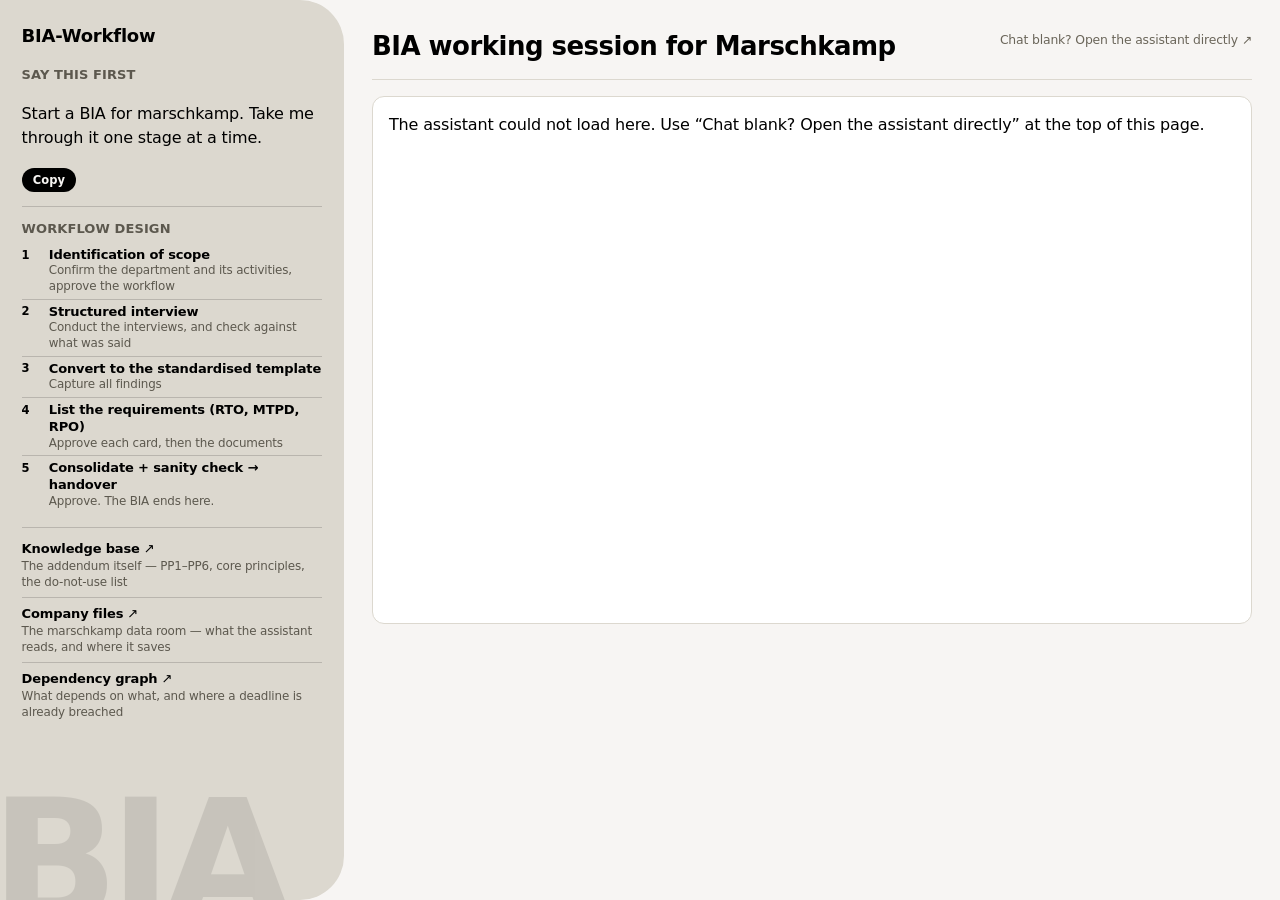
<file: deploy/bia-live-embed.html>
<!doctype html>
<html lang="en">
<meta charset="utf-8">
<meta name="viewport" content="width=device-width, initial-scale=1">
<!-- LOAD-BEARING: this page lives at an unguessable path, which is the entire gate. Without
     this, requests to Microsoft would carry that path in the Referer header. -->
<meta name="referrer" content="no-referrer">
<meta name="robots" content="noindex,nofollow">
<script src="https://cdn.botframework.com/botframework-webchat/latest/webchat.js"></script>
<title>BIA working session — BIA-Workflow</title>
<!--
  Authenticated workspace for the Copilot Studio agent "BIA-Workflow (public)" (Web app
  channel), which reads the marschkamp room. Live since 2026-07-24; repointed from the
  marschkamp-demo room 2026-08-10, when that copy was archived (one room from here on).

  DESIGN: this is the signed-in state of deploy/bia-live-gate.html and shares its language —
  linen field, warm parchment ground, one large architectural radius, one sans throughout,
  almost no decoration. The login's oversized "BCM" becomes an oversized "BIA" washed into the
  rail. The palette comes from the Ditto system for this estate (KG, 2026-08-20), whose
  reference implementation was public/changelog.html until that page was retired on
  2026-08-25 — read brand.py before changing colour here, and change the gate in the same
  commit. The previous source was the Chainlit app's theme.json
  at /chat/, retired 2026-08-18: both pages were matching a surface that no longer exists.

  FOUR THINGS THAT LOOK LIKE OMISSIONS AND ARE DELIBERATE:

  1. The stage list carries NO progress state — no active dot, no "stage 3 of 6". The parent
     page cannot read the conversation (cross-origin), so any such marker would be invented.
     The list is a map, not a tracker. Do not add state you cannot observe.

  2. The conversation IS ours since 2026-08-25 (custom canvas): WebChat renders into
     #webchat, so styleOptions and the .webchat rules below own the bubbles and the spacing
     between turns (F6's web half). Rule 1 still holds — read state from the DOM WebChat
     owns, never invent progress the parent cannot observe.

  3. There is no teal title bar to clip any more — that was Microsoft's frame chrome, and
     --ms-chrome went with it. Nothing replaces it: the canvas starts at the transcript.

  4. "Chat blank? Open the assistant directly" is now an ordinary fallback, kept because it
     costs one line and Microsoft's own canvas is a useful second opinion. Its original
     reason is GONE: the 2026-07-24 blank frame was Firefox with Enhanced Tracking Protection
     blocking the third-party storage the Direct Line handshake needed INSIDE the iframe.
     Here the token fetch and the handshake are first-party, so that failure mode cannot
     occur — verify it in Firefox with ETP on before deleting this note.

  Deploy: /var/www/addendum-demo/live-<sha256(password)[:16]>/index.html, served by the generic
  /demo/ alias — no nginx location of its own. The unguessable path IS the gate; the styled
  login at /demo/bia-live/ hashes what the visitor types and sends them here. The hash must
  never appear in this file. To change the password, rename the directory —
    python3 -c "import hashlib;print('live-'+hashlib.sha256(b'NEWPW').hexdigest()[:16])"
-->
<style>
:root{
  /* Ditto neutrals — parchment canvas, India Ink type. No accent hue anywhere: a link
     earns its distinction from an underline, not a colour. */
  --parchment:#f7f5f3; --ink:#000; --charcoal:#222; --graphite:#6a6559;
  --bone:#fff; --smoke:#e2e2e2; --linen:#dcd8cf;
  --sans:Inter,"GT Walsheim",ui-sans-serif,system-ui,-apple-system,"Segoe UI",sans-serif;
  --mono:ui-monospace,SFMono-Regular,Menlo,Consolas,monospace;
  /* The reference's type scale, verbatim. Tracking is per size and gets harder as the
     size grows — that negative tracking on display sizes is the system's signature and
     must not be normalised. */
  --t-caption:13px;    --lh-caption:1.43; --ls-caption:.1px;
  --t-body-sm:16px;    --lh-body-sm:1.43; --ls-body-sm:-.16px;
  --t-body:18px;       --lh-body:1.43;    --ls-body:-.22px;
  --t-subheading:26px; --lh-subheading:1.2;  --ls-subheading:-.52px;
  --t-heading-sm:35px; --lh-heading-sm:1.2;  --ls-heading-sm:-.35px;
  --t-heading:43px;    --lh-heading:1.05;    --ls-heading:-.99px;
  --t-heading-lg:72px; --lh-heading-lg:1;    --ls-heading-lg:-2.88px;
  --t-display:108px;   --lh-display:.95;     --ls-display:-4.32px;
  /* Radii, verbatim: pill for buttons/tags/nav, 12px for cards and images, 28px for
     inputs and inputs only — it is the highest non-pill radius in the system. */
  --r-pill:9999px; --r-card:12px; --r-input:28px;
  --shell:1200px;
  /* Local aliases onto the system. --on-field-2 is NOT --graphite: graphite measures 4.08:1
     on linen and fails; #5c584e clears it at 4.99:1. Re-measure if either token moves. */
  --accent:var(--ink);--bg:var(--parchment);--field:var(--linen);--line:var(--linen);
  --muted:var(--graphite);--card:var(--bone);--on-field:var(--ink);--on-field-2:#5c584e;
  --rule-field:rgba(0,0,0,.16);
  --rail:21.5rem;--col:58rem;--arc:2.75rem;--r:6px;--pill:var(--r-pill)
}
/* Kept, against the reference's light-only rule, because this page runs inside Teams and a
   parchment slab in a dark shell is worse than a dark parchment (owner ruling, 2026-08-20).
   Parchment and ink swap roles; nothing turns blue. */
@media(prefers-color-scheme:dark){
  :root{
  --parchment:#14130f; --ink:#f7f5f3; --charcoal:#d6d2c9; --graphite:#9d968a;
  --bone:#1e1c17; --smoke:#2a2721; --linen:#34302a;
  --on-field-2:#a8a094;--rule-field:rgba(255,255,255,.13)}
}
*{box-sizing:border-box}
html,body{height:100%}
body{margin:0;background:var(--bg);color:var(--ink);font:400 var(--t-body-sm)/1.55 var(--sans);letter-spacing:var(--ls-body-sm);
-webkit-text-size-adjust:100%;display:grid;grid-template-columns:var(--rail) 1fr;
height:100dvh;overflow:hidden}
@media(prefers-reduced-motion:reduce){*{transition:none!important}}
:focus-visible{outline:2px solid var(--ink);outline-offset:2px}

/* ══ workflow rail ══════════════════════════════════════════════════════════
   The login's navy panel, made functional. One large radius on its inside edge
   is the single architectural curve on the page; everything else is 6px. */
.rail{position:relative;overflow:hidden;background:var(--field);color:var(--on-field);
border-radius:0 var(--arc) var(--arc) 0;display:flex;min-height:0}
/* The login's oversized BCM, continued as BIA. Architecture, not ornament. India Ink at low
   opacity: on linen a white wash is invisible and a solid one is a billboard. */
.rail::before{content:"BIA";position:absolute;left:-.055em;bottom:-.16em;z-index:0;
font:700 10.5rem/.78 var(--sans);letter-spacing:-.055em;color:var(--accent);opacity:.09;
pointer-events:none;user-select:none}
.rail-in{position:relative;z-index:1;flex:1;min-height:0;overflow-y:auto;
display:flex;flex-direction:column;padding:1.4rem 1.35rem 0}

.wordmark{margin:0 0 .95rem;font-size:var(--t-body);font-weight:700;letter-spacing:var(--ls-body)}

.lab{margin:0 0 .35rem;font-size:var(--t-caption);font-weight:700;letter-spacing:var(--ls-caption);
text-transform:uppercase;color:var(--on-field-2)}

word-break:break-all}
.prompt{margin:0 0 .45rem;padding:.45rem .55rem;font-size:.8rem;line-height:1.42;
background:var(--card);border:1px solid var(--rule-field);border-radius:var(--r)}
/* Small: it labels a one-off convenience, not a primary action. */
.copy{font:700 .72rem var(--sans);color:var(--bg);background:var(--accent);border:0;
border-radius:var(--r-pill);padding:.3rem .7rem;cursor:pointer;transition:opacity .15s}
.copy:hover{opacity:.82}
.copy[data-done]{filter:none;opacity:.72}

.map{margin:.9rem 0 0;padding:.75rem 0 0;border-top:1px solid var(--rule-field)}
.map summary{margin:0 0 .45rem;font-size:var(--t-caption);font-weight:700;letter-spacing:var(--ls-caption);
text-transform:uppercase;color:var(--on-field-2);list-style:none;cursor:default}
.map summary::-webkit-details-marker{display:none}

/* A map, not a tracker: the numbers are labels, never progress. See note 1 above. */
.stages{list-style:none;margin:0;padding:0}
.stages li{display:grid;grid-template-columns:1.7rem 1fr;padding:.26rem 0;
border-top:1px solid var(--rule-field)}
.stages li:first-child{border-top:0;padding-top:0}
.stages .n{font-size:.72rem;font-weight:700;color:var(--accent);
font-variant-numeric:tabular-nums;padding-top:.05rem}
/* Explicit: the wrapper span carries --on-field-2, so without this the stage title
   inherits the muted colour and the hierarchy collapses to weight alone. */
.stages b{display:block;font-size:.815rem;font-weight:700;line-height:1.28;
color:var(--on-field)}
.stages span{display:block;font-size:.745rem;line-height:1.3;color:var(--on-field-2)}

.links{margin:.85rem 0 0;padding:.7rem 0 0;border-top:1px solid var(--rule-field);
display:flex;flex-direction:column}
.links a{display:block;padding:.4rem 0;color:var(--on-field);text-decoration:none;
border-top:1px solid var(--rule-field)}
.links a:first-child{border-top:0;padding-top:0}
.links strong{display:block;font-size:.815rem;font-weight:700;color:var(--accent)}
/* ↗ not → : every one of these opens in a new tab. */
.links strong::after{content:" ↗";font-weight:400}
.links span{display:block;font-size:.745rem;line-height:1.3;color:var(--on-field-2)}
.links a:hover strong{text-decoration:underline}

/* ══ workspace ═════════════════════════════════════════════════════════════ */
/* Left-aligned, not centred: centring pushed the chat into the middle of the workspace
   and opened a canyon between it and the rail. */
main{min-width:0;min-height:0;display:flex;flex-direction:column;
padding:1.6rem 1.75rem 1.75rem}
.ctx{width:min(var(--col),100%);margin:0;flex:0 0 auto;
padding:0 0 .8rem;border-bottom:1px solid var(--line);
display:flex;flex-wrap:wrap;align-items:flex-start;justify-content:space-between;
gap:.35rem 1.25rem}
.ctx h1{margin:0;font-size:var(--t-subheading);font-weight:700;letter-spacing:var(--ls-subheading)}
/* The escape hatch, sitting with the session's own metadata. It names the SYMPTOM first
   because a blank frame carries no explanation of its own — see note 4. */
.direct{flex:0 0 auto;margin-top:.3rem;font-size:.775rem;color:var(--muted);
text-decoration:none;white-space:nowrap}
.direct::after{content:" ↗"}
.direct:hover{color:var(--ink);text-decoration:underline}

/* Not a floating card: thin border, small radius, no shadow, aligned to the
   context header's column and capped so it never reads as an empty white slab. */
.frame{width:min(var(--col),100%);margin:1.05rem 0 0;flex:1 1 auto;min-height:0;
max-height:33rem;position:relative;overflow:hidden;background:var(--card);
border:1px solid var(--line);border-radius:var(--r-card)}
.frame #webchat{position:absolute;inset:0}
/* F6's web half: air between turns is OURS now, not a rule the model has to remember.
   Two stable webchat classnames; if a WebChat upgrade renames them the turns go dense
   again and nothing else breaks — that is the whole blast radius. */
#webchat .webchat__basic-transcript__activity{margin-bottom:.9rem}
#webchat .webchat__bubble__content{line-height:1.5}

/* ══ narrow: rail stacks above, map collapses, nothing scrolls sideways ════ */
@media(max-width:60rem){
  body{grid-template-columns:1fr;grid-template-rows:auto 1fr;height:auto;min-height:100dvh;
  overflow:auto}
  .rail{border-radius:0 0 var(--arc) var(--arc)}
  .rail::before{display:none}
  .rail-in{overflow:visible;padding:1.25rem 1.15rem 1.15rem}
  .map{margin-top:1.3rem;padding-top:1.1rem}
  .map summary{cursor:pointer;margin-bottom:0}
  .map summary::after{content:" ▾"}
  .map[open] summary::after{content:" ▴"}
  .map[open] .stages{margin-top:.95rem}
  main{padding:1.2rem 1.15rem 1.5rem}
  .frame{max-height:none;min-height:30rem;margin-top:1rem}
}
</style>

<aside class="rail">
  <div class="rail-in">
    <p class="wordmark">BIA-Workflow</p>

    <div id="brandopener">
      <p class="lab">Say this first</p>
      <p class="prompt" id="p">Start a BIA for marschkamp. Take me through it one stage at a time.</p>
      <div><button class="copy" id="c" type="button">Copy</button></div>
    </div>

    <!-- Demo rooms (2026-08-24): the code IS the routing — said as company, it lands the whole
         run in that room. A personal link (?room=<code>) swaps the two marschkamp doors below
         to the visitor's own room and hides the brand opener above, because the canvas speaks
         for the visitor and there is nothing left for them to copy. Without the param this
         stays the brand-room page, whose opener IS the thing to copy. -->

    <details class="map" id="map" open>
      <summary>Workflow design</summary>
      <ol class="stages">
        <!-- The five traditional-BIA names (KG + Willem, 2026-08-13). Source:
             design/run-bia.yaml `name:`. Stage 3a (missing-owner loop) is a real stage and
             still runs — it was dropped from THIS list by owner ruling 2026-08-25 because it
             fires only when a dependency has no owner, and a conditional sixth row made the
             map read as six stages of work to a first-time reader. -->
        <li><span class="n">1</span><span><b>Identification of scope</b>
          <span>Confirm the department and its activities, approve the workflow</span></span></li>
        <li><span class="n">2</span><span><b>Structured interview</b>
          <span>Conduct the interviews, and check against what was said</span></span></li>
        <li><span class="n">3</span><span><b>Convert to the standardised template</b>
          <span>Capture all findings</span></span></li>
        <li><span class="n">4</span><span><b>List the requirements (RTO, MTPD, RPO)</b>
          <span>Approve each card, then the documents</span></span></li>
        <li><span class="n">5</span><span><b>Consolidate + sanity check → handover</b>
          <span>Approve. The BIA ends here.</span></span></li>
      </ol>
    </details>

    <nav class="links">
      <!-- All three open in a new tab: leaving this page would drop a conversation the
           parent cannot restore, since the frame is cross-origin and holds its own session. -->
      <a href="/demo/kb/" target="_blank" rel="noopener">
        <strong>Knowledge base</strong>
        <span>The addendum itself — PP1–PP6, core principles, the do-not-use list</span>
      </a>
      <!-- Verified 2026-08-10: this sharing link is scoped to the marschkamp FOLDER, not the
           Documents library — its embedded listItemUniqueId is d4bc24a4-5227-48ff-b8eb-361b318d2524,
           which is that folder's. Re-check the same way after any re-share; a link minted on the
           library instead would expose every room. It carries its own link password, so a visitor
           with no tenant identity can open it — but they need that password too. -->
      <a id="fileslink"
         href="https://kgerner.sharepoint.com/:f:/s/AIBCM/IgCkJLzUJ1L_SLjrNhsxjSUkAbxYgbmbhAKSXi3V67yhfB8?e=Xymdir"
         target="_blank" rel="noopener">
        <strong>Company files</strong>
        <span>The marschkamp data room — what the assistant reads, and where it saves</span>
      </a>
      <!-- Not linked from any public page on purpose: the graph is noindex,nofollow and is a
           URL you hand to a specific person. Here it sits inside the signed-in workspace, where
           the reader already has this company's data room open above it (owner ruling
           2026-08-20). -->
      <a id="graphlink" href="/demo/graph/marschkamp/" target="_blank" rel="noopener">
        <strong>Dependency graph</strong>
        <span>What depends on what, and where a deadline is already breached</span>
      </a>
    </nav>

  </div>
</aside>

<main>
  <header class="ctx">
    <div>
      <h1>BIA working session for <span id="roomname">Marschkamp</span></h1>
    </div>
    <a class="direct"
       href="https://copilotstudio.microsoft.com/environments/Default-41716283-7cb5-47fe-996f-813640630454/bots/cre2b_BIAWorkflowpublic/webchat?__version__=2"
       target="_blank" rel="noopener">Chat blank? Open the assistant directly</a>
  </header>

  <div class="frame">
    <div id="webchat" role="region" aria-label="BIA-Workflow assistant"></div>
  </div>
</main>

<script>
// Personal links (?room=<code>): the handout is one URL and the page does the rest — the
// prompt arrives filled (nothing to hand-edit), the files line becomes the link it names,
// and the two marschkamp doors swap to the visitor's own room. The param is jailed to the
// same slug shape the server enforces and only the validated value reaches textContent and
// href, so a hostile ?room= is inert. Without the param this is exactly the brand-room page.
let roomPrompt = null;   // set only inside the slug jail below; the canvas sends it
const room = (new URLSearchParams(location.search).get('room') || '').trim().toLowerCase();
if (/^[a-z0-9]+(?:-[a-z0-9]+)*$/.test(room) && room !== 'marschkamp') {
  document.getElementById('brandopener').style.display = 'none';
  // Hans | BCM wrote this sentence (commissioned 2026-08-25, his words verbatim). It is the
  // first thing a cold BCM manager ever sees, and the page sends it, so it has to earn the
  // turn: it carries the room code (the only thing routing their work to their own room),
  // it reads like something a manager would type in a corridor, and it makes the assistant
  // prove it has READ the company before asking anything.
  // 2026-08-25, owner ruling: Hans's "In one screen: what do you already know about this
  // company…" is replaced. It earned its keep — probed 7/7 with company=<room> — but it
  // bought a long first answer, and the first answer is the one a tester waits through.
  // "In one sentence." caps the reply, not the topic, so the turn arrives sooner without
  // giving up the read-the-company-first property that made the original work.
  roomPrompt = "I'm the BC manager, room " + room +
    ". In one sentence. Which company is this, and which process would you start with?";
  const files = document.getElementById('fileslink');
  files.href = '/demo/rooms/' + room + '/';
  files.querySelector('span').textContent =
    'Your room — what the assistant reads, and where it saves';
  document.getElementById('graphlink').href = '/demo/graph/' + room + '/';
  // The header named the brand room on every personal page — a bia3 tester read
  // "MARSCHKAMP" while working in bia3, and it is the one place they can check which
  // room they are in (support protocol: "which room are you?").
  document.getElementById('roomname').textContent = 'Room ' + room;
}

// The workflow map is a disclosure only where the rail sits above the chat.
const map = document.getElementById('map');
const narrow = window.matchMedia('(max-width:60rem)');
const sync = () => { map.open = !narrow.matches; };
narrow.addEventListener('change', sync); sync();

document.getElementById('c').addEventListener('click', async function () {
  const p = document.getElementById('p');
  try {
    await navigator.clipboard.writeText(p.textContent.trim());
    this.textContent = 'Copied';
  } catch {
    // Clipboard blocked (permission, or a non-secure origin): select it so Ctrl-C still works.
    const r = document.createRange();
    r.selectNodeContents(p);
    getSelection().removeAllRanges();
    getSelection().addRange(r);
    this.textContent = 'Press Ctrl-C';
  }
  this.dataset.done = '';
  setTimeout(() => { this.textContent = 'Copy'; delete this.dataset.done; }, 2000);
});

// ── the canvas (2026-08-25) ───────────────────────────────────────────────────────────
// Was Microsoft's hosted iframe. Three things came with that frame and all three are fixed
// by owning it: the room binding died with each conversation (§A.18 — a tester's second
// chat wrote into marschkamp), Firefox with ETP rendered a permanent blank (third-party
// storage), and no CSS reached the bubbles (F6).
//
// TOKEN_ENDPOINT is public BY DESIGN for a no-authentication agent, and adds no exposure:
// the environment id and schema name in it are already in the direct-chat link above. The
// unguessable page path stays the only gate.
//
// THE DOMAIN IS NOT OPTIONAL. The tenant is EU, and its Direct Line gateway is
// europe.directline.botframework.com — discovered at runtime from the same tenant host, so a
// geo move needs no edit here. The default gateway ACCEPTS this token and returns 201 on
// POST /conversations, which is exactly why the first build shipped without this lookup: a
// created conversation is not a reachable bot, and the browser showed "Unable to connect"
// (2026-08-25). On the EU gateway the bot answers in ~16 s. If the lookup ever fails we let
// WebChat use its default rather than hard-code a geo — a visible error beats a wrong region.
const TENANT_API = 'https://default417162837cb547fe996f8136406304.54.environment.api.powerplatform.com';
const TOKEN_ENDPOINT = TENANT_API +
  '/powervirtualagents/botsbyschema/cre2b_BIAWorkflowpublic/directline/token?api-version=2022-03-01-preview';
const REGIONAL_ENDPOINT = TENANT_API +
  '/powervirtualagents/regionalchannelsettings?api-version=2022-03-01-preview';

(async function canvas () {
  const el = document.getElementById('webchat');
  try {
    let domain = null;
    try {
      const settings = await (await fetch(REGIONAL_ENDPOINT)).json();
      domain = settings.channelUrlsById.directline + 'v3/directline';
    } catch (e) { console.warn('regional lookup failed, using the default gateway:', e); }
    const conversationInfo = await (await fetch(TOKEN_ENDPOINT)).json();
    // Palette comes from the page's own tokens, read live so dark mode is not re-invented.
    const css = getComputedStyle(document.documentElement);
    const v = n => css.getPropertyValue(n).trim();
    const store = window.WebChat.createStore({}, ({ dispatch }) => next => action => {
      if (action.type === 'DIRECT_LINE/INCOMING_ACTIVITY') {
        // F6, last element (witnessed 2026-08-25): the model writes activity lists as
        // inline glyph runs — "• a • b • c" in one paragraph. No conduct rule covers it
        // and the payload budget is spent, so the surface we own fixes it: every inline
        // "• " run in BOT text becomes a real markdown list before rendering. Display
        // layer only — the server's transcript is untouched, user messages never touched.
        // The heading-marker strip stops "• ## Scope" turning into an h2 inside a list.
        const a = action.payload && action.payload.activity;
        if (a && a.type === 'message' && a.from && a.from.role === 'bot'
            && a.text && a.text.indexOf('\u2022') !== -1) {
          a.text = a.text
            .replace(/\s*•\s+/g, '\n- ')
            .replace(/(\n- )#+\s*/g, '$1')
            .replace(/^\n/, '');
        }
      }
      if (action.type === 'DIRECT_LINE/CONNECT_FULFILLED') {
        // The room binding, page-owned, on EVERY conversation (§A.18) — and it replaces the
        // canned greeting rather than following it. "Hello, I'm BIA-Workflow (public). How
        // can I help?" is dead weight in front of a question the page already asked, so a
        // room page opens straight on Hans's sentence (owner ruling 2026-08-25).
        if (roomPrompt) {
          dispatch({ type: 'WEB_CHAT/SEND_MESSAGE', payload: { text: roomPrompt } });
        } else {
          // The brand page auto-sends nothing, so without this it opens to an empty
          // transcript. The greeting is ours to fire: it is this event that triggers it.
          dispatch({ type: 'WEB_CHAT/SEND_EVENT',
                     payload: { name: 'startConversation', value: '' } });
        }
      }
      return next(action);
    });
    window.WebChat.renderWebChat({
      directLine: window.WebChat.createDirectLine(
        domain ? { domain, token: conversationInfo.token }
               : { token: conversationInfo.token }),
      store,
      locale: 'en-GB',
      styleOptions: {
        backgroundColor: 'transparent',
        hideUploadButton: true,
        bubbleBackground: v('--card'), bubbleTextColor: v('--ink'),
        bubbleBorderColor: v('--line'), bubbleBorderWidth: 1, bubbleBorderRadius: 6,
        bubbleFromUserBackground: v('--field'), bubbleFromUserTextColor: v('--on-field'),
        bubbleFromUserBorderColor: v('--line'), bubbleFromUserBorderWidth: 1,
        bubbleFromUserBorderRadius: 6,
        paddingRegular: 12, bubbleMinHeight: 0,
        sendBoxBackground: v('--card'), sendBoxTextColor: v('--ink'),
        sendBoxBorderTop: '1px solid ' + v('--line'),
        sendBoxButtonColor: v('--muted'), sendBoxButtonColorOnHover: v('--ink'),
        suggestedActionBorderRadius: 6, timestampColor: v('--muted')
      }
    }, el);
  } catch (err) {
    // Never a silent blank: the fallback link in the header is the visible recovery.
    console.error('canvas failed to connect:', err);
    el.textContent = 'The assistant could not load here. Use “Chat blank? Open the ' +
                     'assistant directly” at the top of this page.';
    el.style.padding = '1rem';
  }
})();
</script>
</file>
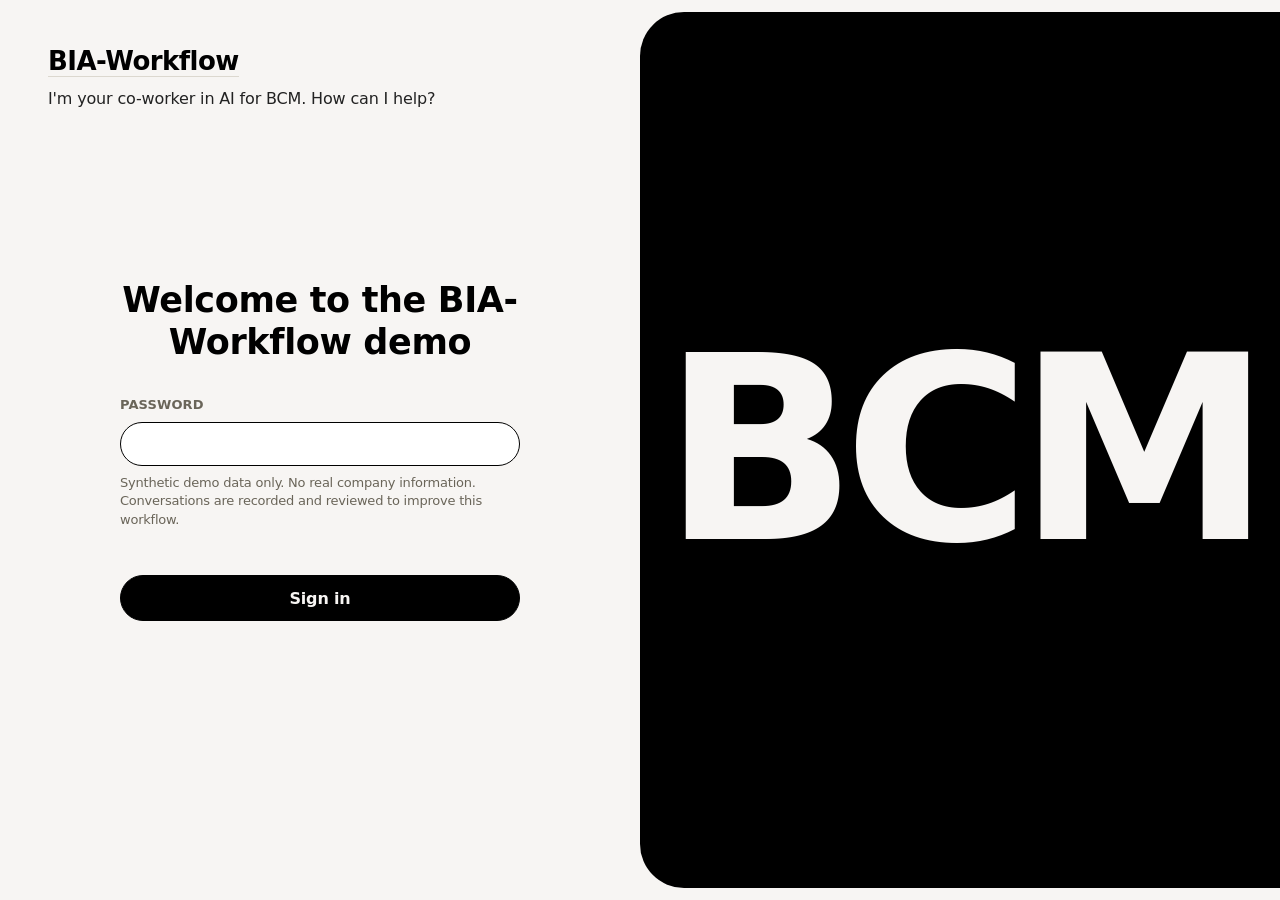
<file: deploy/bia-live-gate.html>
<!doctype html>
<html lang="en">
<meta charset="utf-8">
<meta name="viewport" content="width=device-width, initial-scale=1">
<meta name="robots" content="noindex,nofollow">
<title>Sign in — BIA-Workflow</title>
<!--
  Styled gate for the BIA-Workflow demo. Public page; replaces the browser's unstyleable
  basic-auth dialog (KG, 2026-07-24).

  HOW THE GATE ACTUALLY WORKS — the password is never in this file. On submit we SHA-256 what
  was typed, take the first 16 hex chars, and probe /demo/live-<hash>/. nginx only serves the
  one directory that exists, so a wrong password gets a 404 and never reaches the agent. The
  secret is the path, and the server is what enforces it — this is not a client-side check
  dressed up as security. It is exactly as strong as the old basic-auth password was, which is
  to say: a front door. The agent's own Copilot URL remains reachable by anyone who has it.

  Consequence to keep in mind: the unguessable path lands in browser history, and the embed
  page carries <meta name="referrer" content="no-referrer"> so it cannot leak to Microsoft.

  Palette and type come from the Ditto system for this estate (KG, 2026-08-20). Its reference
  implementation was public/changelog.html until that page was retired on 2026-08-25; brand.py
  now holds the tokens, and this page and bia-live-embed.html are the hand-written pair that
  carry them verbatim. Read brand.py before changing colour here. The previous source was ai-addendum-chat/public/theme.json — the Chainlit app at /chat/,
  retired 2026-08-18 — so this page was matching a surface that no longer exists.

  To change the password: mint the new directory name and rename it.
    python3 -c "import hashlib;print('live-'+hashlib.sha256(b'NEWPW').hexdigest()[:16])"

  Deploy: copy to /var/www/addendum-demo/bia-live/index.html.
-->
<style>
/* Palette and type from /changelog, the reference implementation of the Ditto system
   (KG, 2026-08-20). Warm parchment, India Ink, one sans, everything pill-shaped, no shadow and
   no gradient. --accent replaces the old --navy: it holds India Ink now, and a token called
   "navy" holding #000 is the kind of lie the next editor pays for.
   --bad stays a real red on purpose. It is the only hue left on the page and it is functional:
   a failed sign-in has to read as failed before it reads as text. 6.87:1 on parchment. */
:root{
  /* Ditto neutrals — parchment canvas, India Ink type. No accent hue anywhere: a link
     earns its distinction from an underline, not a colour. */
  --parchment:#f7f5f3; --ink:#000; --charcoal:#222; --graphite:#6a6559;
  --bone:#fff; --smoke:#e2e2e2; --linen:#dcd8cf;
  --sans:Inter,"GT Walsheim",ui-sans-serif,system-ui,-apple-system,"Segoe UI",sans-serif;
  --mono:ui-monospace,SFMono-Regular,Menlo,Consolas,monospace;
  /* The reference's type scale, verbatim. Tracking is per size and gets harder as the
     size grows — that negative tracking on display sizes is the system's signature and
     must not be normalised. */
  --t-caption:13px;    --lh-caption:1.43; --ls-caption:.1px;
  --t-body-sm:16px;    --lh-body-sm:1.43; --ls-body-sm:-.16px;
  --t-body:18px;       --lh-body:1.43;    --ls-body:-.22px;
  --t-subheading:26px; --lh-subheading:1.2;  --ls-subheading:-.52px;
  --t-heading-sm:35px; --lh-heading-sm:1.2;  --ls-heading-sm:-.35px;
  --t-heading:43px;    --lh-heading:1.05;    --ls-heading:-.99px;
  --t-heading-lg:72px; --lh-heading-lg:1;    --ls-heading-lg:-2.88px;
  --t-display:108px;   --lh-display:.95;     --ls-display:-4.32px;
  /* Radii, verbatim: pill for buttons/tags/nav, 12px for cards and images, 28px for
     inputs and inputs only — it is the highest non-pill radius in the system. */
  --r-pill:9999px; --r-card:12px; --r-input:28px;
  --shell:1200px;
  /* Local aliases onto the system. --bad is the only hue left on the estate and it is
     functional: a failed sign-in must read as failed before it reads as text. 6.87:1. */
  --accent:var(--ink);--ground:var(--parchment);--ink-2:var(--charcoal);
  --line:var(--linen);--muted:var(--graphite);--card:var(--bone);--bad:#9e2b16;
  --r:var(--r-pill)
}
*{box-sizing:border-box}
html,body{height:100%}
body{margin:0;background:var(--ground);color:var(--ink);font:400 var(--t-body)/1.5 var(--sans);
letter-spacing:var(--ls-body);display:grid;grid-template-columns:1fr 1fr;overflow:hidden}
@media(prefers-reduced-motion:reduce){*{transition:none!important}}

/* ── left: identity, then the form ──────────────────────────────────────── */
.left{position:relative;display:flex;align-items:center;justify-content:center;padding:1.5rem}
.brand{position:absolute;top:2.6rem;left:3rem;right:1.5rem;
display:flex;flex-wrap:wrap;align-items:baseline;gap:.4rem 1.6rem}
/* The wordmark is the only outbound link a sign-in page should carry: a full nav here
   advertises the app to someone who has not signed in and hands a stranger a menu. */
.brand b{font-size:var(--t-subheading);font-weight:700;letter-spacing:var(--ls-subheading)}
.brand b a{color:var(--ink);text-decoration:none;border-bottom:1px solid var(--linen)}
.brand b a:hover{border-bottom-color:var(--ink)}
.brand span{font-size:var(--t-body-sm);letter-spacing:var(--ls-body-sm);color:var(--ink-2)}

form{width:min(25rem,100%)}
h1{font-size:var(--t-heading-sm);line-height:var(--lh-heading-sm);font-weight:700;
text-align:center;letter-spacing:var(--ls-heading-sm);margin:0 0 2rem}
label{display:block;font-size:var(--t-caption);font-weight:700;letter-spacing:var(--ls-caption);
text-transform:uppercase;color:var(--muted);margin:0 0 .45rem}
/* The field border is --muted, not --line. Linen on white is 1.31:1 and WCAG 1.4.11 wants 3:1
   for a control boundary: a decorative hairline may disappear, the one input on the sign-in page
   may not. Graphite clears it at 5.8:1. Everywhere else on the estate --line stays linen. */
/* Reference: inputs take 28px, the highest non-pill radius, and 28px is reserved for them. */
input{width:100%;padding:.72rem 1.05rem;font:var(--t-body-sm) var(--sans);
letter-spacing:var(--ls-body-sm);color:var(--ink);background:var(--card);
border:1px solid var(--muted);border-radius:var(--r-input)}
/* Reference: focus swaps the border to India Ink at 1.5px — no glow ring. */
input:focus{outline:none;border:1.5px solid var(--ink)}
.hint{font-size:var(--t-caption);line-height:var(--lh-caption);color:var(--muted);margin:.5rem 0 0}
.bad{font-size:var(--t-caption);line-height:var(--lh-caption);font-weight:700;color:var(--bad);
margin:.55rem 0 0;min-height:1.2em}
button{width:100%;margin:1.35rem 0 0;padding:.78rem 1rem;
font:700 var(--t-body-sm) var(--sans);letter-spacing:var(--ls-body-sm);
color:var(--ground);background:var(--accent);border:1px solid var(--accent);
border-radius:var(--r);cursor:pointer;transition:background .15s,border-color .15s}
button:hover:not(:disabled){background:var(--ink-2);border-color:var(--ink-2)}
button:disabled{opacity:.65;cursor:default}
:focus-visible{outline:2px solid var(--ink);outline-offset:3px}

/* ── right: the panel. One bold shape, bled off the edge. ───────────────── */
/* The page spends all of its boldness here, so everything else stays quiet. India Ink field,
   parchment letters — the same inversion the reference uses for its one button. */
.panel{position:relative;overflow:hidden}
.panel::before{content:"";position:absolute;inset:.75rem -6rem .75rem 0;
background:var(--accent);border-radius:2.75rem}
.panel b{position:absolute;top:50%;left:50%;transform:translate(-50%,-50%);
color:var(--ground);font:700 clamp(7rem,20vw,19rem)/1 var(--sans);letter-spacing:-.055em;
white-space:nowrap}

@media(max-width:60rem){
  body{grid-template-columns:1fr;overflow:auto}
  .panel{display:none}
  .brand{position:static;justify-content:center;text-align:center;margin:0 0 2.2rem}
  .left{flex-direction:column;padding:3rem 1.5rem}
}
</style>

<section class="left">
  <div class="brand">
    <b><a href="/demo/kb/">BIA-Workflow</a></b>
    <span>I'm your co-worker in AI for BCM. How can I help?</span>
  </div>

  <form id="f" autocomplete="off">
    <h1>Welcome to the BIA-Workflow demo</h1>
    <label for="pw">Password</label>
    <input id="pw" type="password" autocomplete="current-password" autofocus
           spellcheck="false" required>
    <p class="hint">Synthetic demo data only. No real company information. Conversations are recorded and reviewed to improve this workflow.</p>
    <p class="bad" id="e" role="alert" aria-live="polite"></p>
    <button id="b" type="submit">Sign in</button>
  </form>
</section>

<section class="panel" aria-hidden="true"><b>BCM</b></section>

<script>
const f = document.getElementById('f'), pw = document.getElementById('pw'),
      b = document.getElementById('b'), e = document.getElementById('e');

f.addEventListener('submit', async ev => {
  ev.preventDefault();
  const value = pw.value.trim();
  if (!value) return;
  e.textContent = ''; b.disabled = true; b.textContent = 'Checking…';

  // The password never leaves the browser and is never compared here — it only derives a
  // path. nginx serving that path (or not) is the actual gate.
  const buf = await crypto.subtle.digest('SHA-256', new TextEncoder().encode(value));
  const hex = [...new Uint8Array(buf)].map(x => x.toString(16).padStart(2, '0')).join('');
  const path = `/demo/live-${hex.slice(0, 16)}/`;

  let ok = false;
  try { ok = (await fetch(path, { method: 'HEAD' })).ok; } catch {}

  if (ok) { location.replace(path); return; }
  e.textContent = "That password isn't right.";
  b.disabled = false; b.textContent = 'Sign in';
  pw.select();
});
</script>
</file>
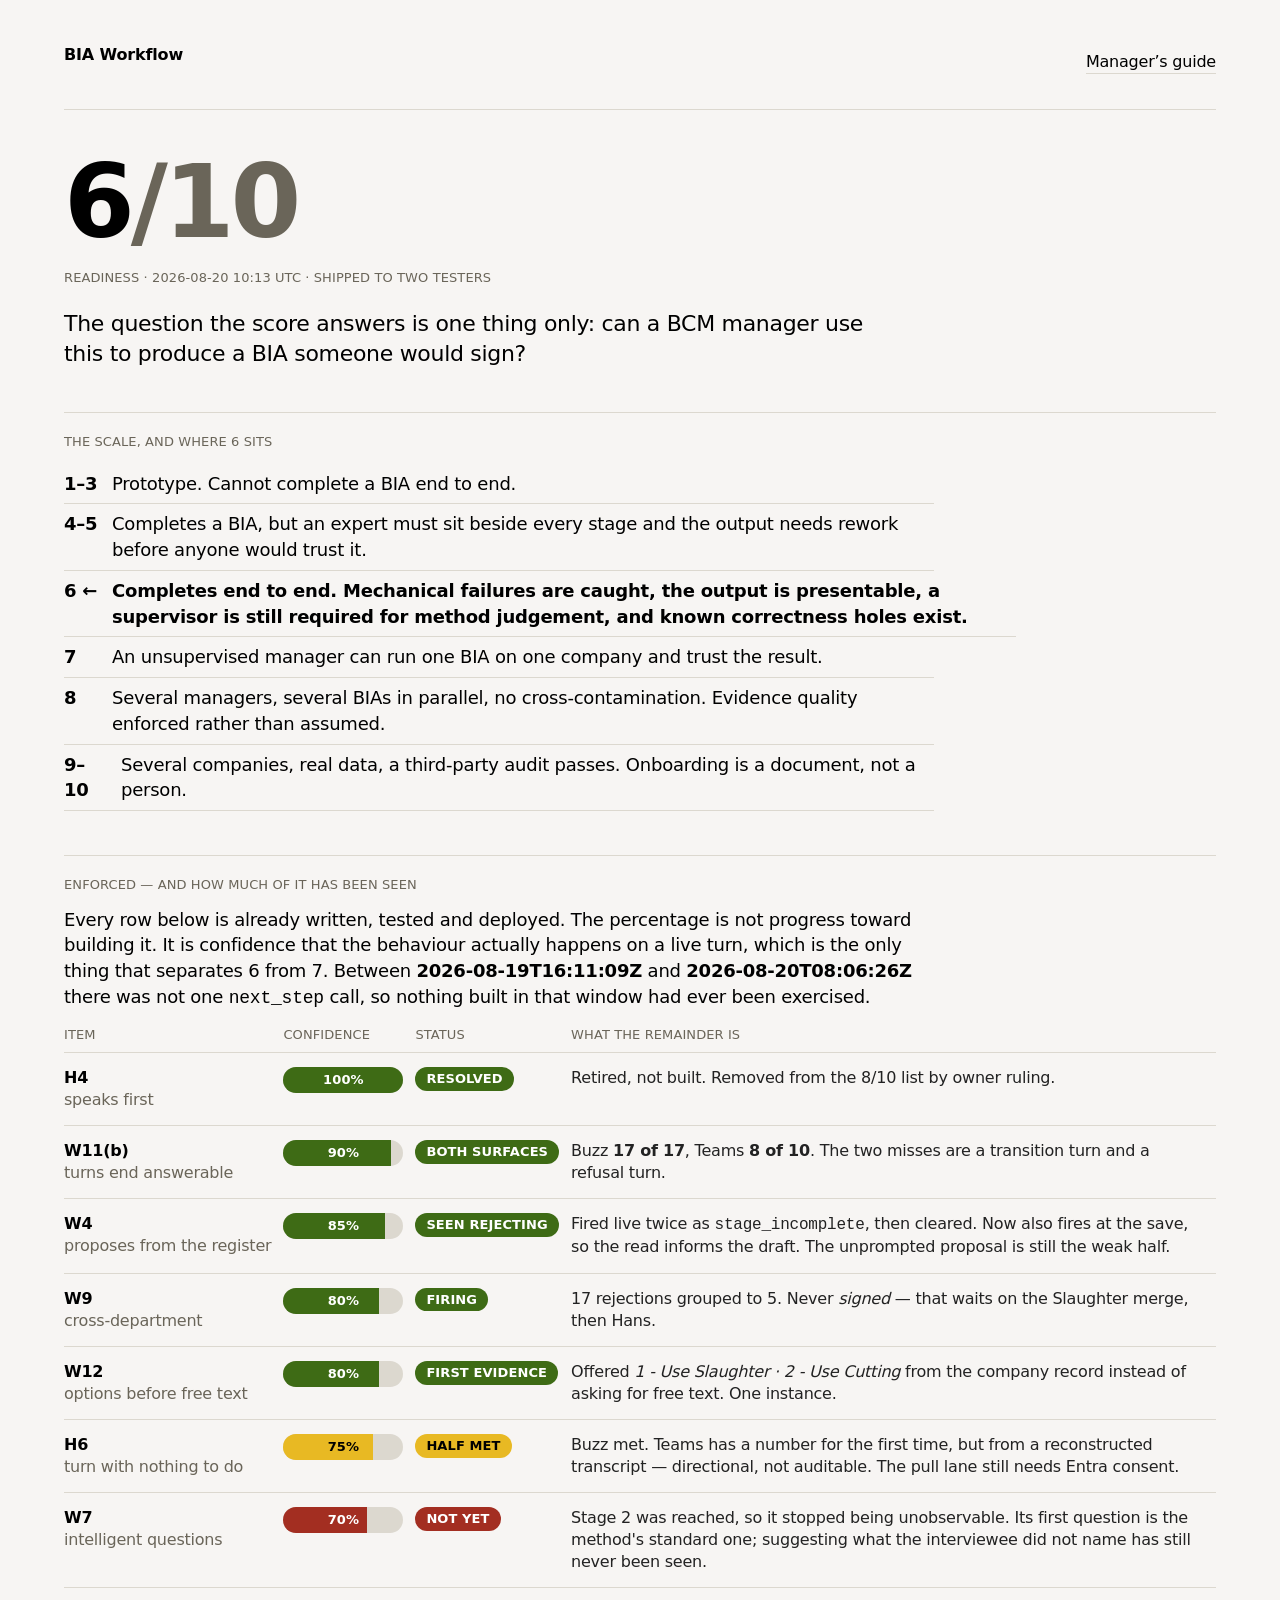
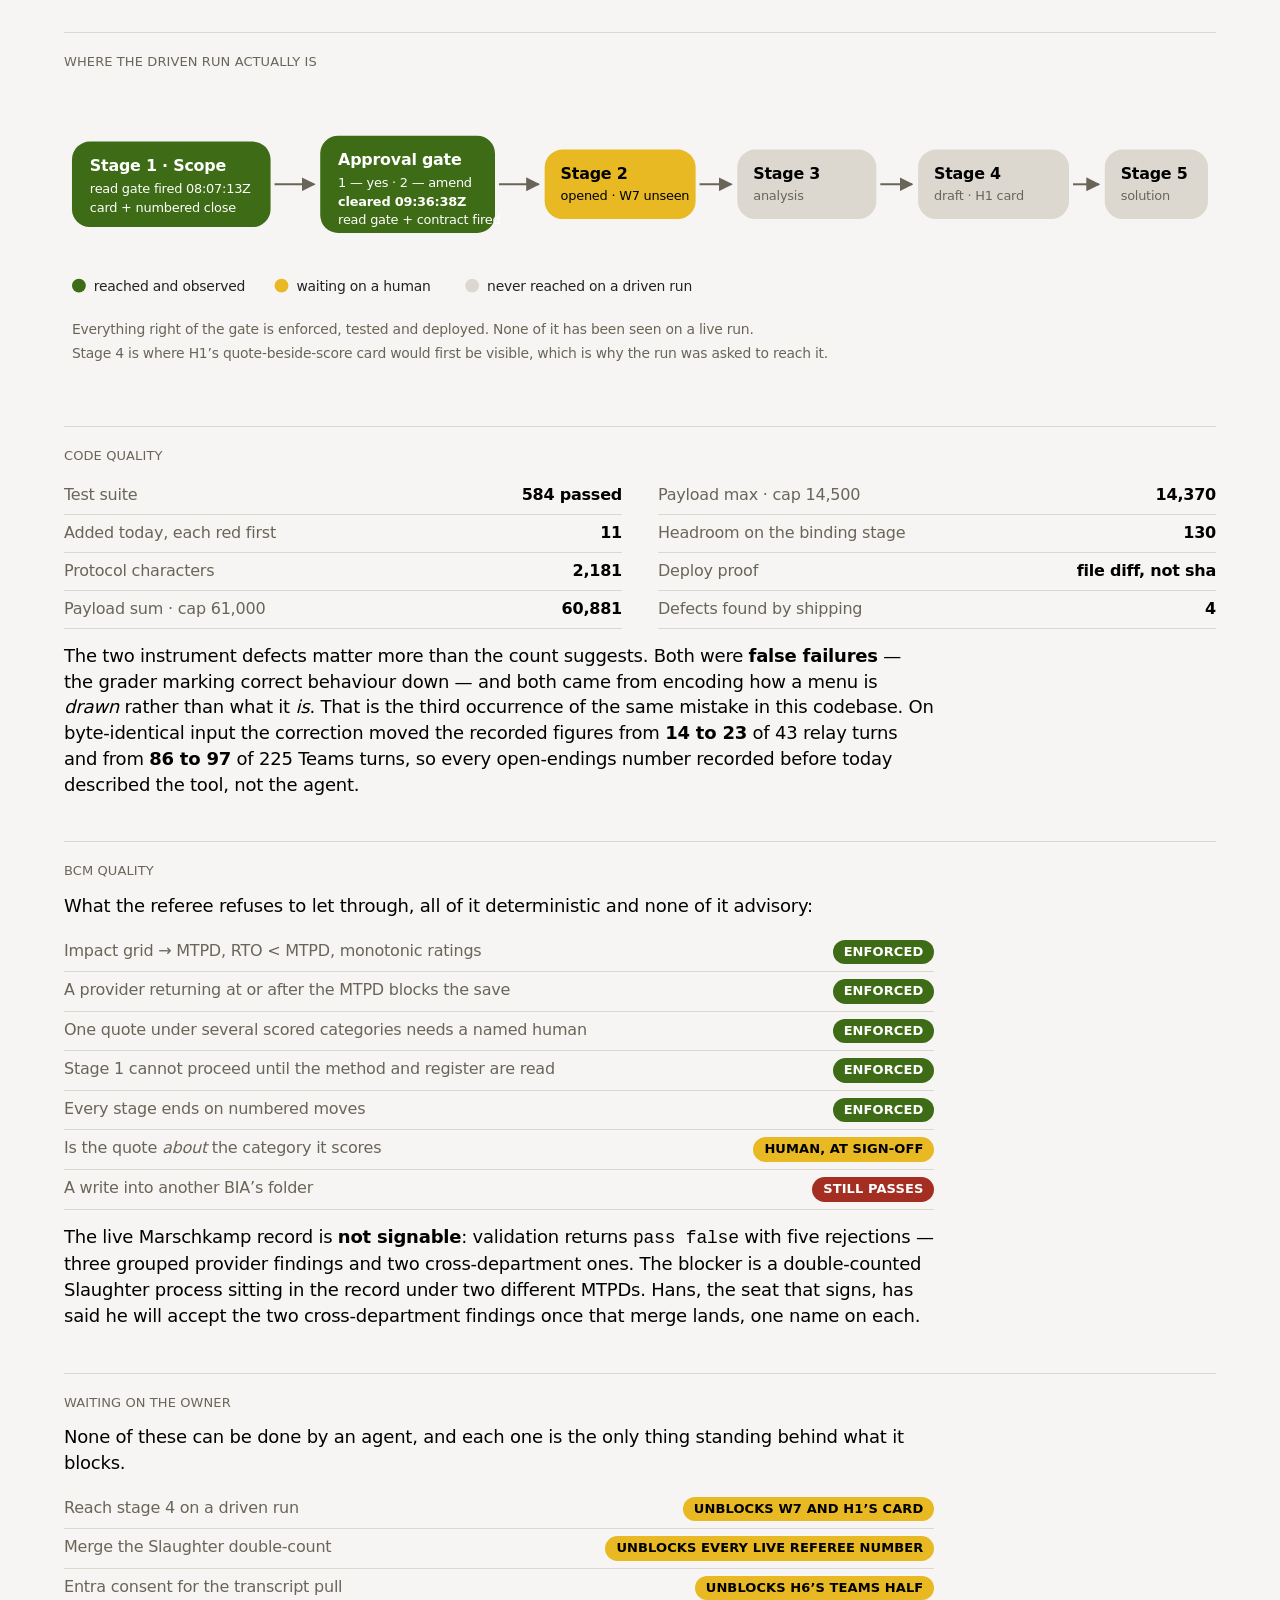
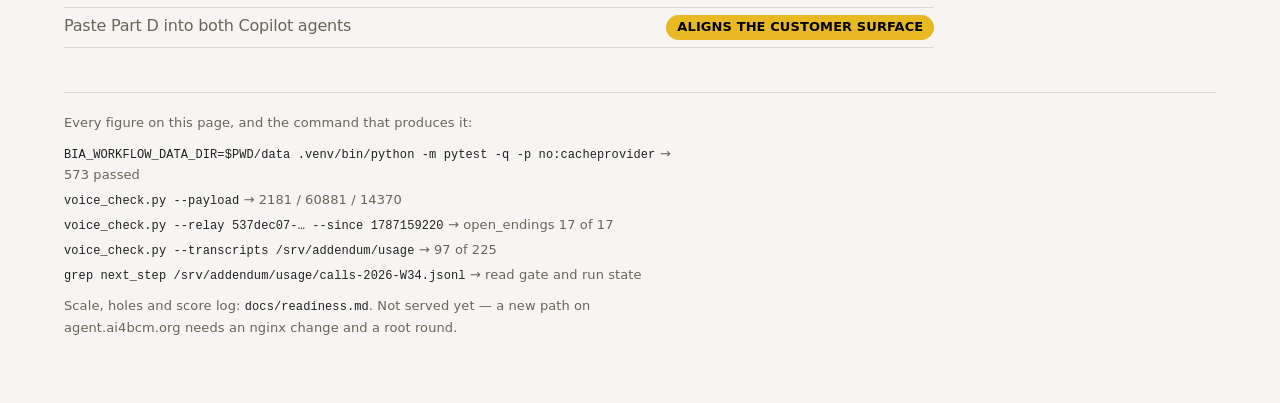
<file: public/status.html>
<!doctype html>
<html lang="en">
<meta charset="utf-8">
<meta name="viewport" content="width=device-width, initial-scale=1">
<title>Status — BIA Workflow</title>
<meta name="description" content="Where the BIA Workflow stands: readiness score, what is enforced, what has been seen on a live run, and what is waiting on the owner.">
<!--
  Hand-written: this page changes on every scoring session and a builder would put a publish
  round between the edit and the reader. Not yet served — nginx on
  agent.ai4bcm.org has no catch-all, so a NEW path needs deploy/nginx-agent-ai4bcm.conf plus a
  root round. Until the owner asks for that, this file is opened directly.

  Visual system: the Ditto reference, owner-supplied 2026-08-20 — parchment canvas, India Ink
  type, pill shapes, no shadows, no gradients, light theme only. It reached here through
  public/changelog.html, retired 2026-08-25. This page is hand-written but is NOT one of the
  token surfaces tests/test_brand.py checks: it adds a status palette, which is why it is out
  of HAND_WRITTEN there. That palette obeys the standing rule — COLOUR GOES ON A FILL, NEVER
  ON TEXT. India Ink on Highlight Green measures 3.32:1, which is
  why green carries white type here and amber carries ink.

  Every number on this page has the command that produces it in the footer. A figure with no
  command is not allowed on here: the whole point of the readiness discipline is that a score
  with no evidence line is not a score, and this page is the score in a readable shape.

  The percentages are NOT feature progress. Every item in that table is already written, tested
  and deployed. The number is confidence that the behaviour happens on a live turn — which is
  the only thing separating 6 from 7, and which nothing but a driven run can raise.
-->
<style>
:root{
  --parchment:#f7f5f3; --ink:#000; --charcoal:#222; --graphite:#6a6559;
  --bone:#fff; --linen:#dcd8cf;
  /* status fills. Contrast checked against the type each one carries: white on green 6.0:1,
     ink on amber 10.4:1, white on clay 6.4:1, ink on linen 16.1:1. */
  --green:#3e6b15; --amber:#e8b923; --clay:#a32e21;
  --sans:Inter,"GT Walsheim",ui-sans-serif,system-ui,-apple-system,"Segoe UI",sans-serif;
  --shell:1200px;
}
*{box-sizing:border-box}
body{margin:0;background:var(--parchment);color:var(--ink);
  font:400 18px/1.43 var(--sans);letter-spacing:-.22px;-webkit-text-size-adjust:100%}
.shell{max-width:var(--shell);margin:0 auto;padding:44px 24px 72px}

.top{display:flex;flex-wrap:wrap;align-items:center;gap:16px;
  padding-bottom:28px;border-bottom:1px solid var(--linen)}
.mark{font-weight:700;font-size:16px;letter-spacing:-.16px;margin-right:auto}
.mark a{color:var(--ink);text-decoration:none}
.ghost{color:var(--ink);font-size:16px;text-decoration:none;border-bottom:1px solid var(--linen)}
.ghost:hover{border-bottom-color:var(--ink)}

h1{font-weight:700;font-size:clamp(3rem,1.4rem + 6.2vw,6.75rem);line-height:.95;
  letter-spacing:-.04em;margin:44px 0 0}
.stamp{font-size:13px;line-height:1.43;letter-spacing:.1px;text-transform:uppercase;
  color:var(--graphite);margin:18px 0 0}
h2{font-size:13px;line-height:1.43;letter-spacing:.1px;text-transform:uppercase;
  color:var(--graphite);font-weight:400;margin:44px 0 12px;
  padding-top:20px;border-top:1px solid var(--linen)}
p{margin:0 0 14px;max-width:76ch}
.lead{font-size:22px;line-height:1.34;letter-spacing:-.3px;max-width:60ch;margin-top:22px}

/* ── scale ───────────────────────────────────────────────────────────── */
.scale{margin:0;padding:0;list-style:none}
.scale li{display:flex;gap:14px;padding:7px 0;border-bottom:1px solid var(--linen);max-width:76ch}
.scale .n{min-width:34px;font-weight:700}
.scale .here{font-weight:700}
.scale .here .n::after{content:" ←"}

/* ── status table ────────────────────────────────────────────────────── */
table{border-collapse:collapse;width:100%;margin:0}
th{text-align:left;font-size:13px;letter-spacing:.1px;text-transform:uppercase;
  color:var(--graphite);font-weight:400;padding:0 12px 8px 0;border-bottom:1px solid var(--linen)}
td{padding:14px 12px 14px 0;border-bottom:1px solid var(--linen);vertical-align:top;
  font-size:16px;line-height:1.38}
td.item{font-weight:700;white-space:nowrap}
td.rem{color:var(--charcoal)}
.bar{position:relative;width:120px;height:26px;border-radius:9999px;
  background:var(--linen);overflow:hidden}
.bar span{position:absolute;inset:0 auto 0 0;display:block}
.bar b{position:absolute;inset:0;display:flex;align-items:center;justify-content:center;
  font-size:13px;font-weight:700;letter-spacing:.1px}
.f-green span{background:var(--green)} .f-green b{color:var(--bone)}
.f-amber span{background:var(--amber)} .f-amber b{color:var(--ink)}
.f-clay  span{background:var(--clay)}  .f-clay  b{color:var(--bone)}

.pill{display:inline-block;border-radius:9999px;padding:3px 11px;
  font-size:13px;font-weight:700;letter-spacing:.1px;text-transform:uppercase;white-space:nowrap}
.p-green{background:var(--green);color:var(--bone)}
.p-amber{background:var(--amber);color:var(--ink)}
.p-clay{background:var(--clay);color:var(--bone)}
.p-linen{background:var(--linen);color:var(--ink)}

/* ── two-column facts ────────────────────────────────────────────────── */
.grid{display:grid;grid-template-columns:repeat(auto-fit,minmax(280px,1fr));gap:0 36px}
.facts{margin:0;padding:0;list-style:none}
.facts li{display:flex;gap:12px;align-items:baseline;padding:7px 0;
  border-bottom:1px solid var(--linen)}
.facts .lab{color:var(--graphite);margin-right:auto;font-size:16px}
.facts .val{font-weight:700;white-space:nowrap;font-size:16px}

figure{margin:0}
svg{display:block;width:100%;height:auto}

footer{margin-top:44px;padding-top:20px;border-top:1px solid var(--linen);
  font-size:13px;line-height:1.6;letter-spacing:.1px;color:var(--graphite)}
footer code{font-family:ui-monospace,SFMono-Regular,Menlo,monospace;font-size:12px;color:var(--charcoal)}
a:focus-visible{outline:2px solid var(--ink);outline-offset:3px}
@media(max-width:860px){
  td{font-size:15px}
  .bar{width:92px}
}
</style>

<div class="shell">

  <div class="top">
    <p class="mark"><a href="/demo/kb/">BIA Workflow</a></p>
    <a class="ghost" href="/demo/bia-workflow-guide/">Manager&rsquo;s guide</a>
  </div>

  <h1>6<span style="color:var(--graphite)">/10</span></h1>
  <p class="stamp">Readiness &middot; 2026-08-20 10:13 UTC &middot; shipped to two testers</p>

  <p class="lead">The question the score answers is one thing only: can a BCM manager use this to
  produce a BIA someone would sign?</p>

  <h2>The scale, and where 6 sits</h2>
  <ul class="scale">
    <li><span class="n">1&ndash;3</span><span>Prototype. Cannot complete a BIA end to end.</span></li>
    <li><span class="n">4&ndash;5</span><span>Completes a BIA, but an expert must sit beside every stage and the output needs rework before anyone would trust it.</span></li>
    <li class="here"><span class="n">6</span><span>Completes end to end. Mechanical failures are caught, the output is presentable, a supervisor is still required for method judgement, and known correctness holes exist.</span></li>
    <li><span class="n">7</span><span>An unsupervised manager can run one BIA on one company and trust the result.</span></li>
    <li><span class="n">8</span><span>Several managers, several BIAs in parallel, no cross-contamination. Evidence quality enforced rather than assumed.</span></li>
    <li><span class="n">9&ndash;10</span><span>Several companies, real data, a third-party audit passes. Onboarding is a document, not a person.</span></li>
  </ul>

  <h2>Enforced &mdash; and how much of it has been seen</h2>
  <p>Every row below is already written, tested and deployed. The percentage is not progress
  toward building it. It is confidence that the behaviour actually happens on a live turn, which
  is the only thing that separates 6 from 7. Between <b>2026-08-19T16:11:09Z</b> and
  <b>2026-08-20T08:06:26Z</b> there was not one <code>next_step</code> call, so nothing built in
  that window had ever been exercised.</p>

  <table>
    <thead><tr><th>Item</th><th>Confidence</th><th>Status</th><th>What the remainder is</th></tr></thead>
    <tbody>
      <tr>
        <td class="item">H4<br><span style="font-weight:400;color:var(--graphite)">speaks first</span></td>
        <td><div class="bar f-green"><span style="width:100%"></span><b>100%</b></div></td>
        <td><span class="pill p-green">Resolved</span></td>
        <td class="rem">Retired, not built. Removed from the 8/10 list by owner ruling.</td>
      </tr>
      <tr>
        <td class="item">W11(b)<br><span style="font-weight:400;color:var(--graphite)">turns end answerable</span></td>
        <td><div class="bar f-green"><span style="width:90%"></span><b>90%</b></div></td>
        <td><span class="pill p-green">Both surfaces</span></td>
        <td class="rem">Buzz <b>17 of 17</b>, Teams <b>8 of 10</b>. The two misses are a transition turn and a refusal turn.</td>
      </tr>
      <tr>
        <td class="item">W4<br><span style="font-weight:400;color:var(--graphite)">proposes from the register</span></td>
        <td><div class="bar f-green"><span style="width:85%"></span><b>85%</b></div></td>
        <td><span class="pill p-green">Seen rejecting</span></td>
        <td class="rem">Fired live twice as <code>stage_incomplete</code>, then cleared. Now also fires at the save, so the read informs the draft. The unprompted proposal is still the weak half.</td>
      </tr>
      <tr>
        <td class="item">W9<br><span style="font-weight:400;color:var(--graphite)">cross-department</span></td>
        <td><div class="bar f-green"><span style="width:80%"></span><b>80%</b></div></td>
        <td><span class="pill p-green">Firing</span></td>
        <td class="rem">17 rejections grouped to 5. Never <i>signed</i> &mdash; that waits on the Slaughter merge, then Hans.</td>
      </tr>
      <tr>
        <td class="item">W12<br><span style="font-weight:400;color:var(--graphite)">options before free text</span></td>
        <td><div class="bar f-green"><span style="width:80%"></span><b>80%</b></div></td>
        <td><span class="pill p-green">First evidence</span></td>
        <td class="rem">Offered <i>1 - Use Slaughter &middot; 2 - Use Cutting</i> from the company record instead of asking for free text. One instance.</td>
      </tr>
      <tr>
        <td class="item">H6<br><span style="font-weight:400;color:var(--graphite)">turn with nothing to do</span></td>
        <td><div class="bar f-amber"><span style="width:75%"></span><b>75%</b></div></td>
        <td><span class="pill p-amber">Half met</span></td>
        <td class="rem">Buzz met. Teams has a number for the first time, but from a reconstructed transcript &mdash; directional, not auditable. The pull lane still needs Entra consent.</td>
      </tr>
      <tr>
        <td class="item">W7<br><span style="font-weight:400;color:var(--graphite)">intelligent questions</span></td>
        <td><div class="bar f-clay"><span style="width:70%"></span><b>70%</b></div></td>
        <td><span class="pill p-clay">Not yet</span></td>
        <td class="rem">Stage 2 was reached, so it stopped being unobservable. Its first question is the method's standard one; suggesting what the interviewee did not name has still never been seen.</td>
      </tr>
    </tbody>
  </table>

  <h2>Where the driven run actually is</h2>
  <figure>
    <svg viewBox="0 0 1160 300" role="img" aria-label="The five BIA stages. Stage 1 opened and its read gate fired; the run is parked at stage 1's approval gate. Stages 2 to 5 have not been reached.">
      <defs>
        <marker id="ar" viewBox="0 0 10 10" refX="9" refY="5" markerWidth="7" markerHeight="7" orient="auto">
          <path d="M0 0 L10 5 L0 10 z" fill="#6a6559"/>
        </marker>
      </defs>
      <g font-family="Inter,ui-sans-serif,system-ui,sans-serif" font-size="15">

        <!-- stage 1: reached -->
        <rect x="8" y="58" width="200" height="86" rx="18" fill="#3e6b15"/>
        <text x="26" y="88" fill="#fff" font-weight="700" font-size="16">Stage 1 &middot; Scope</text>
        <text x="26" y="110" fill="#fff" font-size="13">read gate fired 08:07:13Z</text>
        <text x="26" y="129" fill="#fff" font-size="13">card + numbered close</text>

        <!-- the gate the run is parked at -->
        <line x1="212" y1="101" x2="252" y2="101" stroke="#6a6559" stroke-width="2" marker-end="url(#ar)"/>
        <rect x="258" y="52" width="176" height="98" rx="18" fill="#3e6b15"/>
        <text x="276" y="82" fill="#fff" font-weight="700" font-size="16">Approval gate</text>
        <text x="276" y="104" fill="#fff" font-size="13">1 &mdash; yes &middot; 2 &mdash; amend</text>
        <text x="276" y="123" fill="#fff" font-size="13" font-weight="700">cleared 09:36:38Z</text>
        <text x="276" y="141" fill="#fff" font-size="13">read gate + contract fired</text>

        <!-- unreached stages -->
        <line x1="438" y1="101" x2="478" y2="101" stroke="#6a6559" stroke-width="2" marker-end="url(#ar)"/>
        <rect x="484" y="66" width="152" height="70" rx="18" fill="#e8b923"/>
        <text x="500" y="96" fill="#000" font-weight="700" font-size="16">Stage 2</text>
        <text x="500" y="117" fill="#000" font-size="13">opened &middot; W7 unseen</text>

        <line x1="640" y1="101" x2="672" y2="101" stroke="#6a6559" stroke-width="2" marker-end="url(#ar)"/>
        <rect x="678" y="66" width="140" height="70" rx="18" fill="#dcd8cf"/>
        <text x="694" y="96" fill="#000" font-weight="700" font-size="16">Stage 3</text>
        <text x="694" y="117" fill="#6a6559" font-size="13">analysis</text>

        <line x1="822" y1="101" x2="854" y2="101" stroke="#6a6559" stroke-width="2" marker-end="url(#ar)"/>
        <rect x="860" y="66" width="152" height="70" rx="18" fill="#dcd8cf"/>
        <text x="876" y="96" fill="#000" font-weight="700" font-size="16">Stage 4</text>
        <text x="876" y="117" fill="#6a6559" font-size="13">draft &middot; H1 card</text>

        <line x1="1016" y1="101" x2="1042" y2="101" stroke="#6a6559" stroke-width="2" marker-end="url(#ar)"/>
        <rect x="1048" y="66" width="104" height="70" rx="18" fill="#dcd8cf"/>
        <text x="1064" y="96" fill="#000" font-weight="700" font-size="16">Stage 5</text>
        <text x="1064" y="117" fill="#6a6559" font-size="13">solution</text>

        <!-- legend -->
        <rect x="8" y="196" width="14" height="14" rx="7" fill="#3e6b15"/>
        <text x="30" y="208" fill="#222" font-size="14">reached and observed</text>
        <rect x="212" y="196" width="14" height="14" rx="7" fill="#e8b923"/>
        <text x="234" y="208" fill="#222" font-size="14">waiting on a human</text>
        <rect x="404" y="196" width="14" height="14" rx="7" fill="#dcd8cf"/>
        <text x="426" y="208" fill="#222" font-size="14">never reached on a driven run</text>

        <text x="8" y="252" fill="#6a6559" font-size="14">Everything right of the gate is enforced, tested and deployed. None of it has been seen on a live run.</text>
        <text x="8" y="276" fill="#6a6559" font-size="14">Stage 4 is where H1&rsquo;s quote-beside-score card would first be visible, which is why the run was asked to reach it.</text>
      </g>
    </svg>
  </figure>

  <h2>Code quality</h2>
  <div class="grid">
    <ul class="facts">
      <li><span class="lab">Test suite</span><span class="val">584 passed</span></li>
      <li><span class="lab">Added today, each red first</span><span class="val">11</span></li>
      <li><span class="lab">Protocol characters</span><span class="val">2,181</span></li>
      <li><span class="lab">Payload sum &middot; cap 61,000</span><span class="val">60,881</span></li>
    </ul>
    <ul class="facts">
      <li><span class="lab">Payload max &middot; cap 14,500</span><span class="val">14,370</span></li>
      <li><span class="lab">Headroom on the binding stage</span><span class="val">130</span></li>
      <li><span class="lab">Deploy proof</span><span class="val">file diff, not sha</span></li>
      <li><span class="lab">Defects found by shipping</span><span class="val">4</span></li>
    </ul>
  </div>
  <p style="margin-top:14px">The two instrument defects matter more than the count suggests. Both
  were <b>false failures</b> &mdash; the grader marking correct behaviour down &mdash; and both came
  from encoding how a menu is <i>drawn</i> rather than what it <i>is</i>. That is the third
  occurrence of the same mistake in this codebase. On byte-identical input the correction moved
  the recorded figures from <b>14 to 23</b> of 43 relay turns and from <b>86 to 97</b> of 225 Teams
  turns, so every open-endings number recorded before today described the tool, not the agent.</p>

  <h2>BCM quality</h2>
  <p>What the referee refuses to let through, all of it deterministic and none of it advisory:</p>
  <ul class="facts" style="max-width:76ch">
    <li><span class="lab">Impact grid &rarr; MTPD, RTO &lt; MTPD, monotonic ratings</span><span class="val"><span class="pill p-green">Enforced</span></span></li>
    <li><span class="lab">A provider returning at or after the MTPD blocks the save</span><span class="val"><span class="pill p-green">Enforced</span></span></li>
    <li><span class="lab">One quote under several scored categories needs a named human</span><span class="val"><span class="pill p-green">Enforced</span></span></li>
    <li><span class="lab">Stage 1 cannot proceed until the method and register are read</span><span class="val"><span class="pill p-green">Enforced</span></span></li>
    <li><span class="lab">Every stage ends on numbered moves</span><span class="val"><span class="pill p-green">Enforced</span></span></li>
    <li><span class="lab">Is the quote <i>about</i> the category it scores</span><span class="val"><span class="pill p-amber">Human, at sign-off</span></span></li>
    <li><span class="lab">A write into another BIA&rsquo;s folder</span><span class="val"><span class="pill p-clay">Still passes</span></span></li>
  </ul>
  <p style="margin-top:14px">The live Marschkamp record is <b>not signable</b>: validation returns
  <code>pass false</code> with five rejections &mdash; three grouped provider findings and two
  cross-department ones. The blocker is a double-counted Slaughter process sitting in the record
  under two different MTPDs. Hans, the seat that signs, has said he will accept the two
  cross-department findings once that merge lands, one name on each.</p>

  <h2>Waiting on the owner</h2>
  <p>None of these can be done by an agent, and each one is the only thing standing behind what it
  blocks.</p>
  <ul class="facts" style="max-width:76ch">
    <li><span class="lab">Reach stage 4 on a driven run</span><span class="val"><span class="pill p-amber">Unblocks W7 and H1&rsquo;s card</span></span></li>
    <li><span class="lab">Merge the Slaughter double-count</span><span class="val"><span class="pill p-amber">Unblocks every live referee number</span></span></li>
    <li><span class="lab">Entra consent for the transcript pull</span><span class="val"><span class="pill p-amber">Unblocks H6&rsquo;s Teams half</span></span></li>
    <li><span class="lab">Paste Part D into both Copilot agents</span><span class="val"><span class="pill p-amber">Aligns the customer surface</span></span></li>
  </ul>

  <footer>
    <p style="margin:0 0 10px">Every figure on this page, and the command that produces it:</p>
    <p style="margin:0 0 4px"><code>BIA_WORKFLOW_DATA_DIR=$PWD/data .venv/bin/python -m pytest -q -p no:cacheprovider</code> &rarr; 573 passed</p>
    <p style="margin:0 0 4px"><code>voice_check.py --payload</code> &rarr; 2181 / 60881 / 14370</p>
    <p style="margin:0 0 4px"><code>voice_check.py --relay 537dec07-&hellip; --since 1787159220</code> &rarr; open_endings 17 of 17</p>
    <p style="margin:0 0 4px"><code>voice_check.py --transcripts /srv/addendum/usage</code> &rarr; 97 of 225</p>
    <p style="margin:0 0 4px"><code>grep next_step /srv/addendum/usage/calls-2026-W34.jsonl</code> &rarr; read gate and run state</p>
    <p style="margin:10px 0 0">Scale, holes and score log: <code>docs/readiness.md</code>. Not served
    yet &mdash; a new path on agent.ai4bcm.org needs an nginx change and a root round.</p>
  </footer>

</div>
</file>
